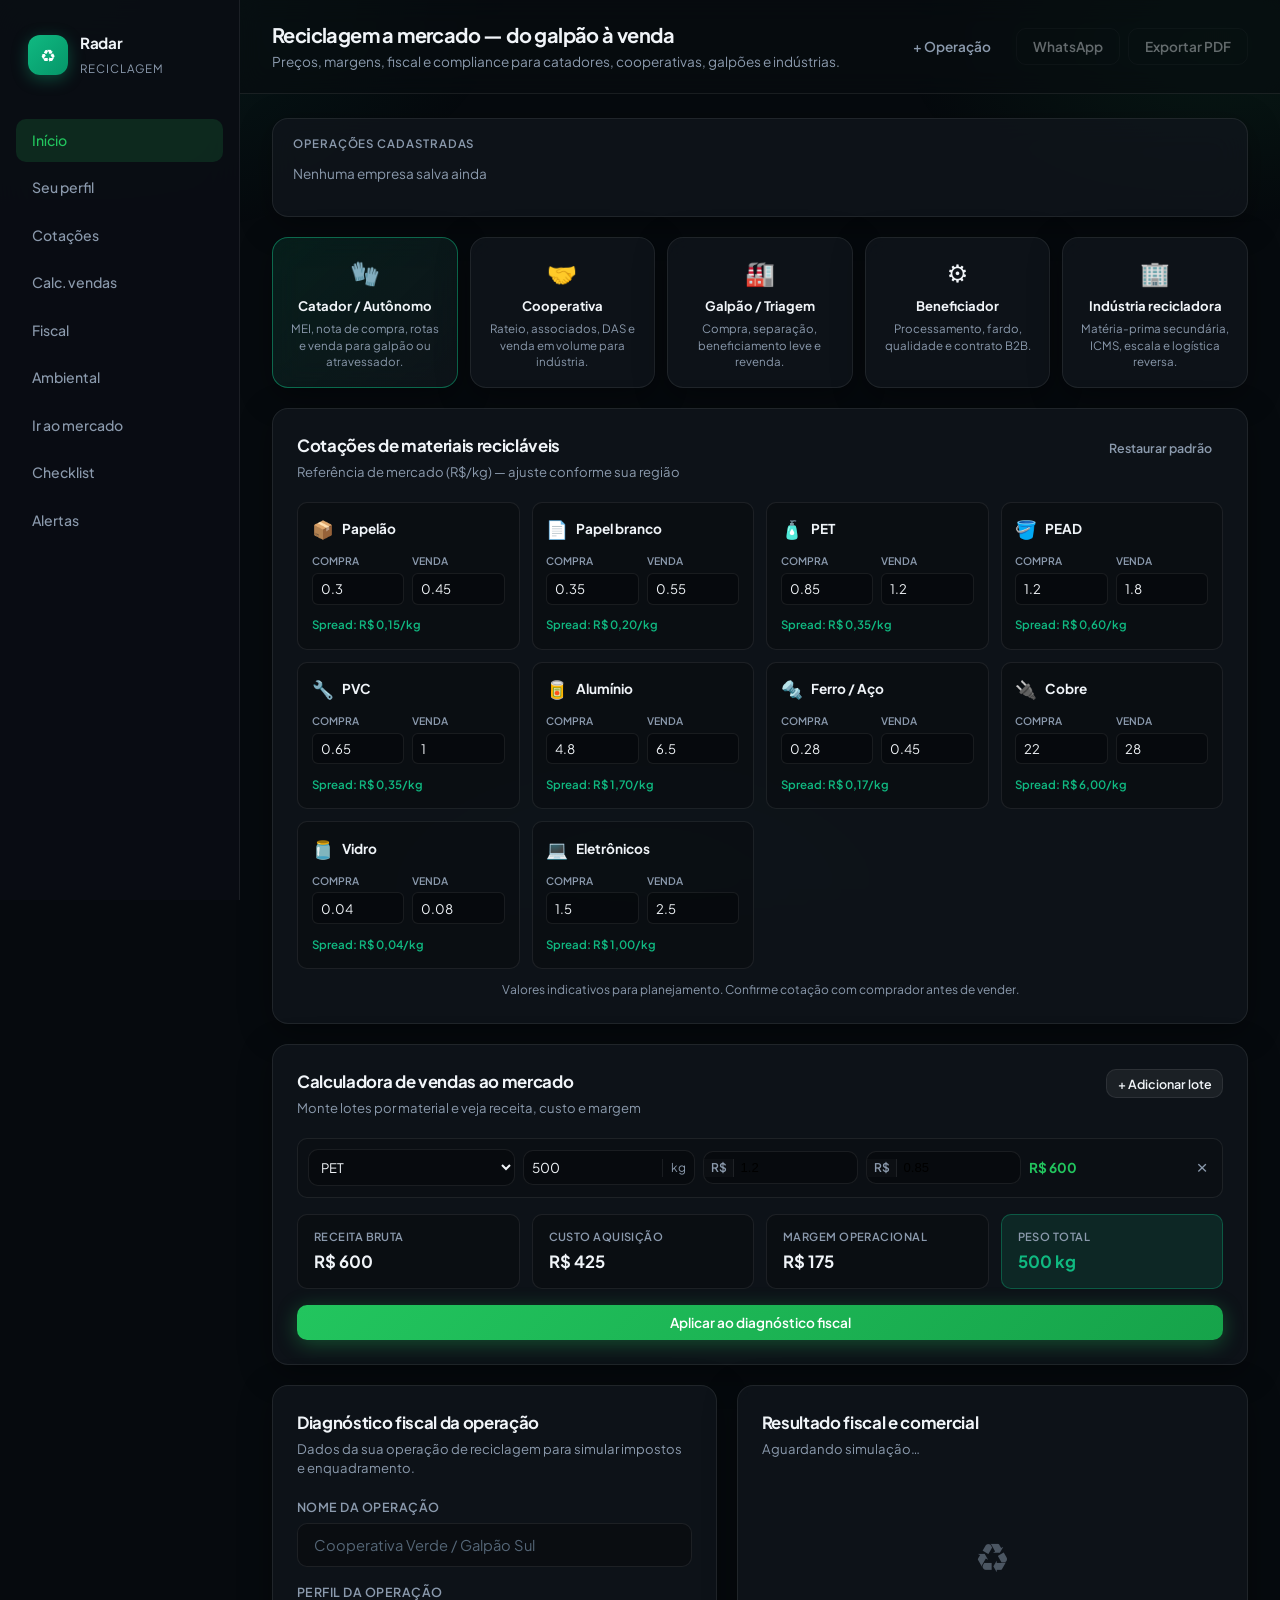
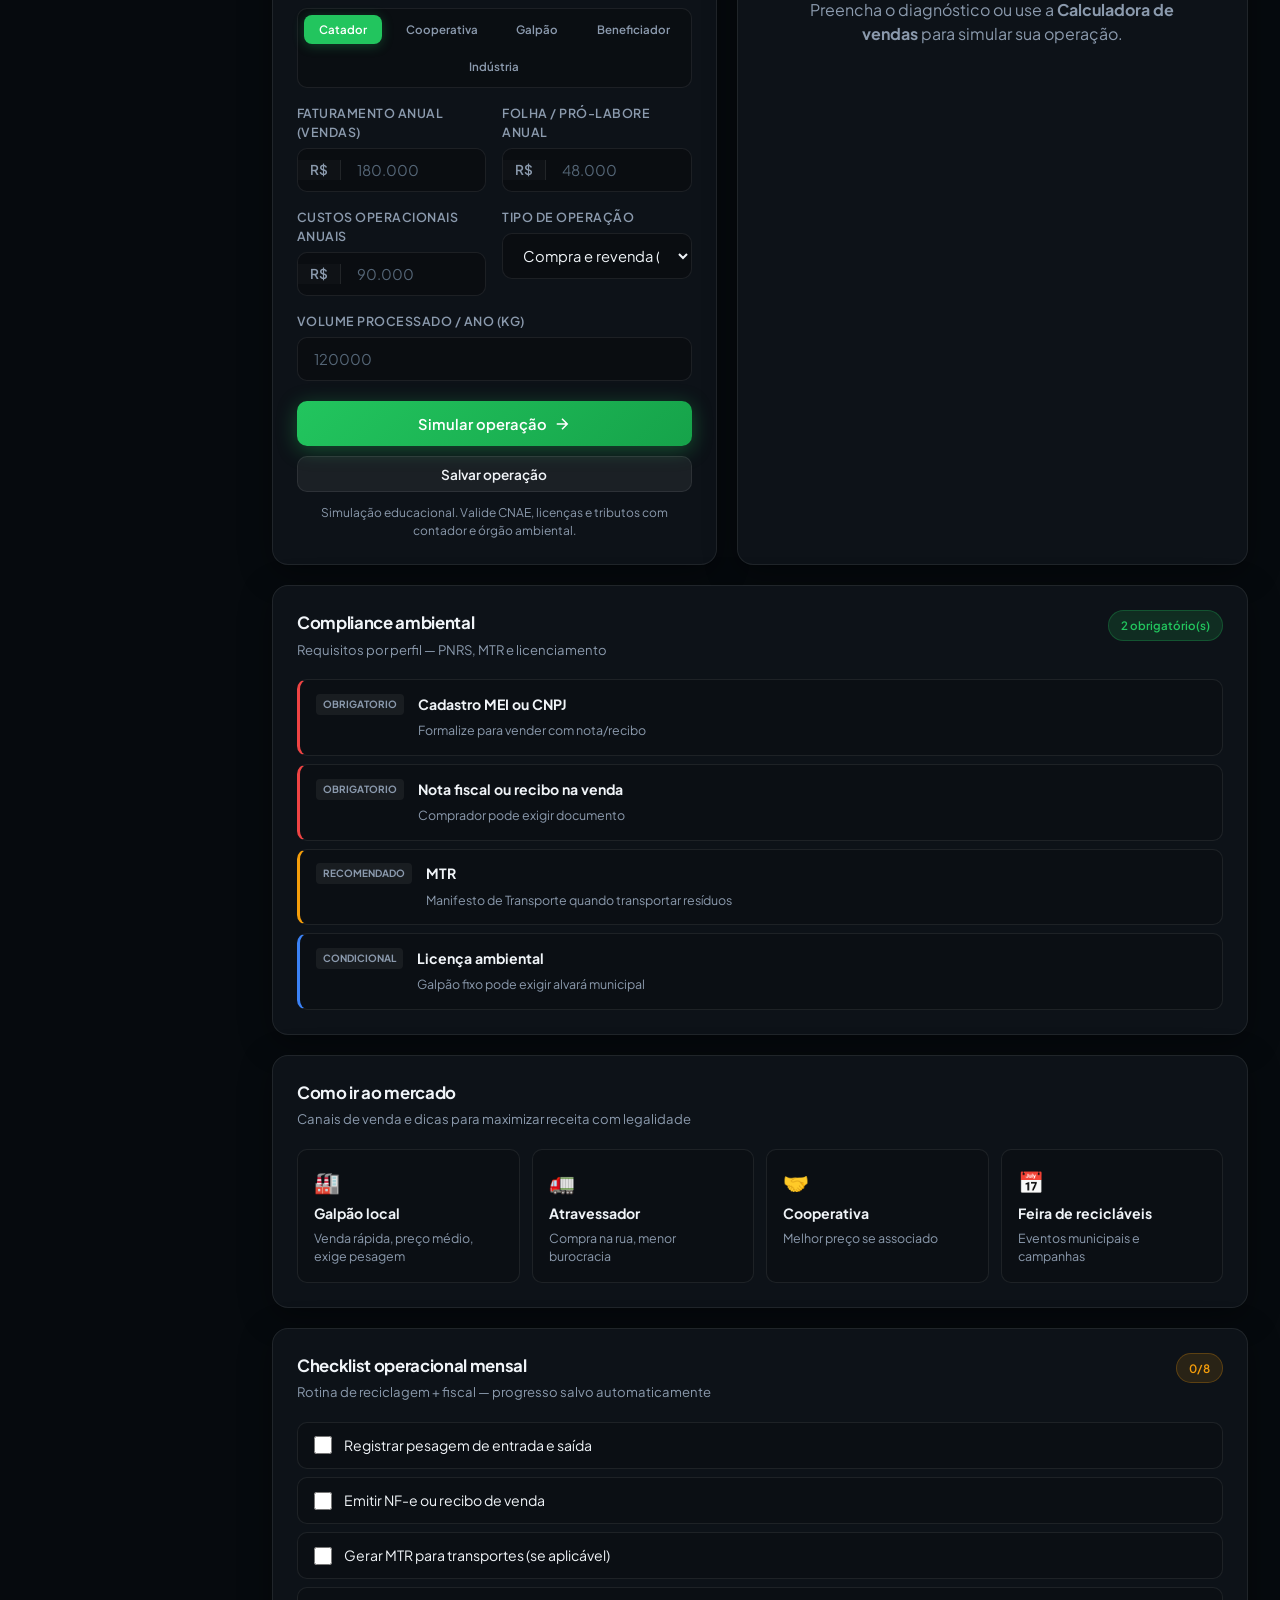
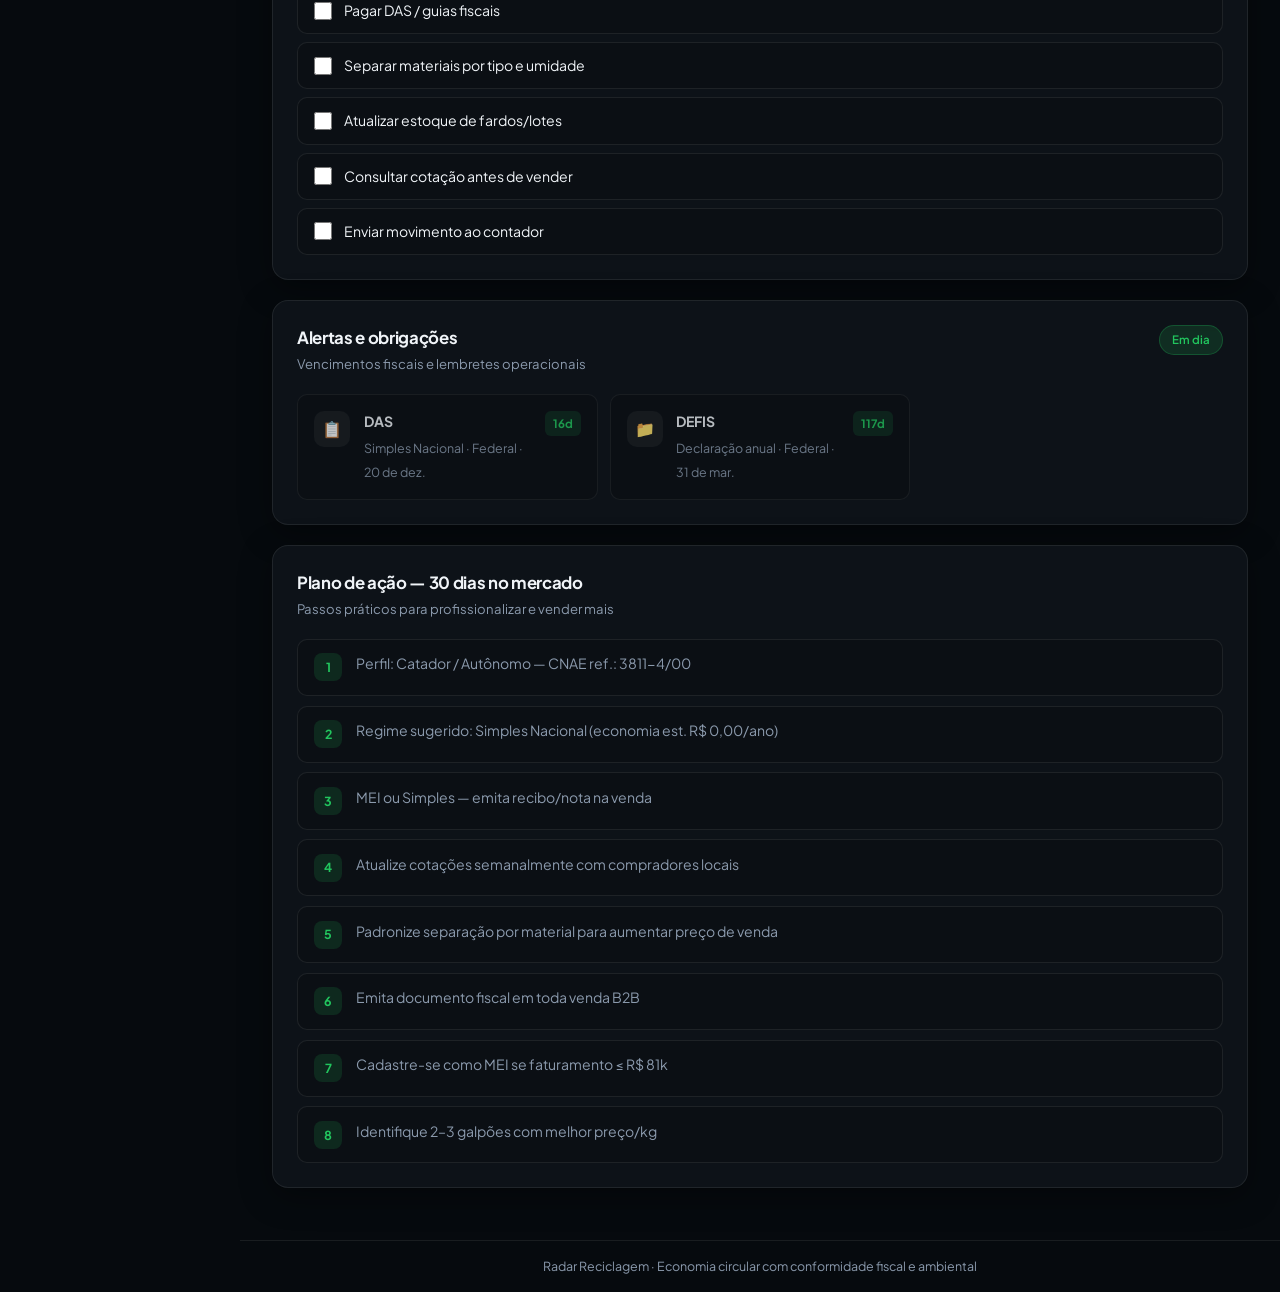
<file: index.html>
<!DOCTYPE html>
<html lang="pt-BR">
<head>
  <meta charset="UTF-8" />
  <meta name="viewport" content="width=device-width, initial-scale=1.0" />
  <meta name="description" content="Radar Reciclagem — ferramentas fiscais e comerciais para catadores, cooperativas, galpões e indústrias de reciclagem." />
  <title>Radar Reciclagem</title>
  <link rel="preconnect" href="https://fonts.googleapis.com" />
  <link rel="preconnect" href="https://fonts.gstatic.com" crossorigin />
  <link href="https://fonts.googleapis.com/css2?family=Plus+Jakarta+Sans:wght@400;500;600;700&display=swap" rel="stylesheet" />
  <link rel="stylesheet" href="assets/styles.css" />
</head>
<body>
  <div class="bg-mesh eco" aria-hidden="true"></div>

  <aside class="sidebar" id="sidebar">
    <div class="brand">
      <div class="brand-icon eco">♻</div>
      <div>
        <strong>Radar</strong>
        <span>Reciclagem</span>
      </div>
    </div>
    <nav class="sidebar-nav">
      <a href="#dashboard" class="nav-item active" data-section="dashboard">Início</a>
      <a href="#perfil" class="nav-item" data-section="perfil">Seu perfil</a>
      <a href="#materiais" class="nav-item" data-section="materiais">Cotações</a>
      <a href="#vendas" class="nav-item" data-section="vendas">Calc. vendas</a>
      <a href="#simular" class="nav-item" data-section="simular">Fiscal</a>
      <a href="#compliance" class="nav-item" data-section="compliance">Ambiental</a>
      <a href="#mercado" class="nav-item" data-section="mercado">Ir ao mercado</a>
      <a href="#checklist" class="nav-item" data-section="checklist">Checklist</a>
      <a href="#alertas" class="nav-item" data-section="alertas">Alertas</a>
    </nav>
  </aside>

  <div class="app">
    <header class="app-header">
      <button type="button" class="menu-btn" id="menuBtn" aria-label="Menu">☰</button>
      <div class="header-text">
        <h1>Reciclagem a mercado — do galpão à venda</h1>
        <p>Preços, margens, fiscal e compliance para catadores, cooperativas, galpões e indústrias.</p>
      </div>
      <div class="header-actions">
        <button type="button" id="btnNovaEmpresa" class="btn btn-ghost">+ Operação</button>
        <button type="button" id="btnWhatsApp" class="btn btn-outline" disabled title="Compartilhar resumo">WhatsApp</button>
        <button type="button" id="btnExportarPdf" class="btn btn-outline" disabled>Exportar PDF</button>
      </div>
    </header>

    <main class="app-main">
      <!-- Operações salvas -->
      <section class="glass companies-bar" id="dashboard">
        <div class="section-label">Operações cadastradas</div>
        <div id="listaEmpresas" class="company-list"></div>
      </section>

      <!-- Segmentos atendidos -->
      <section class="segment-grid" id="perfil">
        <article class="glass segment-card active" data-segment="catador">
          <span class="segment-icon">🧤</span>
          <h3>Catador / Autônomo</h3>
          <p>MEI, nota de compra, rotas e venda para galpão ou atravessador.</p>
        </article>
        <article class="glass segment-card" data-segment="cooperativa">
          <span class="segment-icon">🤝</span>
          <h3>Cooperativa</h3>
          <p>Rateio, associados, DAS e venda em volume para indústria.</p>
        </article>
        <article class="glass segment-card" data-segment="galpao">
          <span class="segment-icon">🏭</span>
          <h3>Galpão / Triagem</h3>
          <p>Compra, separação, beneficiamento leve e revenda.</p>
        </article>
        <article class="glass segment-card" data-segment="beneficiador">
          <span class="segment-icon">⚙</span>
          <h3>Beneficiador</h3>
          <p>Processamento, fardo, qualidade e contrato B2B.</p>
        </article>
        <article class="glass segment-card" data-segment="industria">
          <span class="segment-icon">🏢</span>
          <h3>Indústria recicladora</h3>
          <p>Matéria-prima secundária, ICMS, escala e logística reversa.</p>
        </article>
      </section>

      <!-- KPIs -->
      <section class="kpi-grid hidden" id="kpiGrid">
        <article class="kpi-card">
          <span class="kpi-label">Receita estimada</span>
          <strong class="kpi-value" id="kpiReceita">—</strong>
          <span class="kpi-hint">Vendas do mês simulado</span>
        </article>
        <article class="kpi-card accent">
          <span class="kpi-label">Margem líquida</span>
          <strong class="kpi-value" id="kpiMargem">—</strong>
          <span class="kpi-hint">Após custos e impostos</span>
        </article>
        <article class="kpi-card">
          <span class="kpi-label">Regime fiscal</span>
          <strong class="kpi-value" id="kpiRegime">—</strong>
          <span class="kpi-hint">Recomendação estimada</span>
        </article>
        <article class="kpi-card">
          <span class="kpi-label">Volume / mês</span>
          <strong class="kpi-value" id="kpiVolume">—</strong>
          <span class="kpi-hint">Kg totais na simulação</span>
        </article>
      </section>

      <!-- Cotações de materiais -->
      <section class="glass panel" id="materiais">
        <div class="panel-header row">
          <div>
            <h2>Cotações de materiais recicláveis</h2>
            <p>Referência de mercado (R$/kg) — ajuste conforme sua região</p>
          </div>
          <button type="button" id="btnResetPrecos" class="btn btn-ghost btn-sm">Restaurar padrão</button>
        </div>
        <div id="materiaisGrid" class="materials-grid"></div>
        <p class="disclaimer">Valores indicativos para planejamento. Confirme cotação com comprador antes de vender.</p>
      </section>

      <!-- Calculadora de vendas -->
      <section class="glass panel" id="vendas">
        <div class="panel-header row">
          <div>
            <h2>Calculadora de vendas ao mercado</h2>
            <p>Monte lotes por material e veja receita, custo e margem</p>
          </div>
          <button type="button" id="btnAddLote" class="btn btn-secondary btn-sm">+ Adicionar lote</button>
        </div>
        <div id="lotesContainer" class="lotes-container"></div>
        <div id="vendasResumo" class="vendas-resumo">
          <article><span>Receita bruta</span><strong id="vrReceita">R$ 0</strong></article>
          <article><span>Custo aquisição</span><strong id="vrCusto">R$ 0</strong></article>
          <article><span>Margem operacional</span><strong id="vrMargem">R$ 0</strong></article>
          <article class="accent"><span>Peso total</span><strong id="vrPeso">0 kg</strong></article>
        </div>
        <button type="button" id="btnAplicarVendas" class="btn btn-primary" style="margin-top:1rem;width:100%">Aplicar ao diagnóstico fiscal</button>
      </section>

      <div class="main-grid" id="simular">
        <section class="glass panel form-panel">
          <div class="panel-header">
            <h2>Diagnóstico fiscal da operação</h2>
            <p>Dados da sua operação de reciclagem para simular impostos e enquadramento.</p>
          </div>

          <form id="simulador">
            <div class="field">
              <label for="nomeEmpresa">Nome da operação</label>
              <input id="nomeEmpresa" type="text" placeholder="Cooperativa Verde / Galpão Sul" required />
            </div>

            <div class="field">
              <label>Perfil da operação</label>
              <div class="porte-pills" id="segmentPills">
                <button type="button" class="pill active" data-segment="catador">Catador</button>
                <button type="button" class="pill" data-segment="cooperativa">Cooperativa</button>
                <button type="button" class="pill" data-segment="galpao">Galpão</button>
                <button type="button" class="pill" data-segment="beneficiador">Beneficiador</button>
                <button type="button" class="pill" data-segment="industria">Indústria</button>
              </div>
              <select id="segmento" hidden>
                <option value="catador" selected>Catador</option>
                <option value="cooperativa">Cooperativa</option>
                <option value="galpao">Galpão</option>
                <option value="beneficiador">Beneficiador</option>
                <option value="industria">Indústria</option>
              </select>
            </div>

            <div class="field-row">
              <div class="field">
                <label for="faturamento">Faturamento anual (vendas)</label>
                <div class="input-prefix"><span>R$</span><input id="faturamento" type="number" min="0" step="1000" placeholder="180.000" required /></div>
              </div>
              <div class="field">
                <label for="folha">Folha / pró-labore anual</label>
                <div class="input-prefix"><span>R$</span><input id="folha" type="number" min="0" step="1000" placeholder="48.000" required /></div>
              </div>
            </div>

            <div class="field-row">
              <div class="field">
                <label for="custos">Custos operacionais anuais</label>
                <div class="input-prefix"><span>R$</span><input id="custos" type="number" min="0" step="1000" placeholder="90.000" required /></div>
              </div>
              <div class="field">
                <label for="tipoOperacao">Tipo de operação</label>
                <select id="tipoOperacao" class="select-modern">
                  <option value="comercio">Compra e revenda (sucata)</option>
                  <option value="beneficiamento">Beneficiamento / triagem</option>
                  <option value="industria">Industrialização</option>
                </select>
              </div>
            </div>

            <div class="field">
              <label for="volumeAnual">Volume processado / ano (kg)</label>
              <input id="volumeAnual" type="number" min="0" step="100" placeholder="120000" />
            </div>

            <div class="form-actions">
              <button type="submit" class="btn btn-primary btn-lg">
                <span>Simular operação</span>
                <svg width="18" height="18" viewBox="0 0 24 24" fill="none" stroke="currentColor" stroke-width="2"><path d="M5 12h14M12 5l7 7-7 7"/></svg>
              </button>
              <button type="button" id="btnSalvarEmpresa" class="btn btn-secondary">Salvar operação</button>
            </div>
            <p class="disclaimer">Simulação educacional. Valide CNAE, licenças e tributos com contador e órgão ambiental.</p>
          </form>
        </section>

        <section class="glass panel result-panel">
          <div class="panel-header">
            <h2>Resultado fiscal e comercial</h2>
            <p id="resultSubtitle">Aguardando simulação…</p>
          </div>

          <div id="resumo" class="result-empty">
            <div class="empty-icon">♻</div>
            <p>Preencha o diagnóstico ou use a <strong>Calculadora de vendas</strong> para simular sua operação.</p>
          </div>

          <div id="limitesInline" class="limits-grid hidden"></div>
          <div id="chartArea" class="chart-area hidden"></div>

          <div class="table-modern hidden" id="tableWrap">
            <table>
              <thead>
                <tr><th>Regime</th><th>Imposto/ano</th><th>Alíquota</th></tr>
              </thead>
              <tbody id="tabelaRegimes"></tbody>
            </table>
          </div>
        </section>
      </div>

      <!-- Compliance ambiental -->
      <section class="glass panel" id="compliance">
        <div class="panel-header row">
          <div>
            <h2>Compliance ambiental</h2>
            <p>Requisitos por perfil — PNRS, MTR e licenciamento</p>
          </div>
          <span id="complianceStatus" class="status-pill warn">Selecione perfil</span>
        </div>
        <div id="complianceList" class="compliance-list"></div>
      </section>

      <!-- Ir ao mercado -->
      <section class="glass panel" id="mercado">
        <div class="panel-header">
          <h2>Como ir ao mercado</h2>
          <p>Canais de venda e dicas para maximizar receita com legalidade</p>
        </div>
        <div id="mercadoContent" class="mercado-grid"></div>
      </section>

      <!-- Checklist -->
      <section class="glass panel" id="checklist">
        <div class="panel-header row">
          <div>
            <h2>Checklist operacional mensal</h2>
            <p>Rotina de reciclagem + fiscal — progresso salvo automaticamente</p>
          </div>
          <span id="checklistProgress" class="status-pill ok">0/0</span>
        </div>
        <ul id="checklistItems" class="checklist"></ul>
      </section>

      <!-- Alertas -->
      <section class="glass panel" id="alertas">
        <div class="panel-header row">
          <div>
            <h2>Alertas e obrigações</h2>
            <p>Vencimentos fiscais e lembretes operacionais</p>
          </div>
          <span id="alertasResumo" class="status-pill warn">0 pendentes</span>
        </div>
        <div id="listaAlertas" class="alerts-grid"></div>
      </section>

      <!-- Plano -->
      <section class="glass panel" id="plano">
        <div class="panel-header">
          <h2>Plano de ação — 30 dias no mercado</h2>
          <p>Passos práticos para profissionalizar e vender mais</p>
        </div>
        <ol id="planoAcao" class="action-list"></ol>
      </section>
    </main>

    <footer class="app-footer">
      <p>Radar Reciclagem · Economia circular com conformidade fiscal e ambiental</p>
    </footer>
  </div>

  <div id="toast" class="toast hidden"></div>

  <script src="assets/app.js"></script>
</body>
</html>
</file>
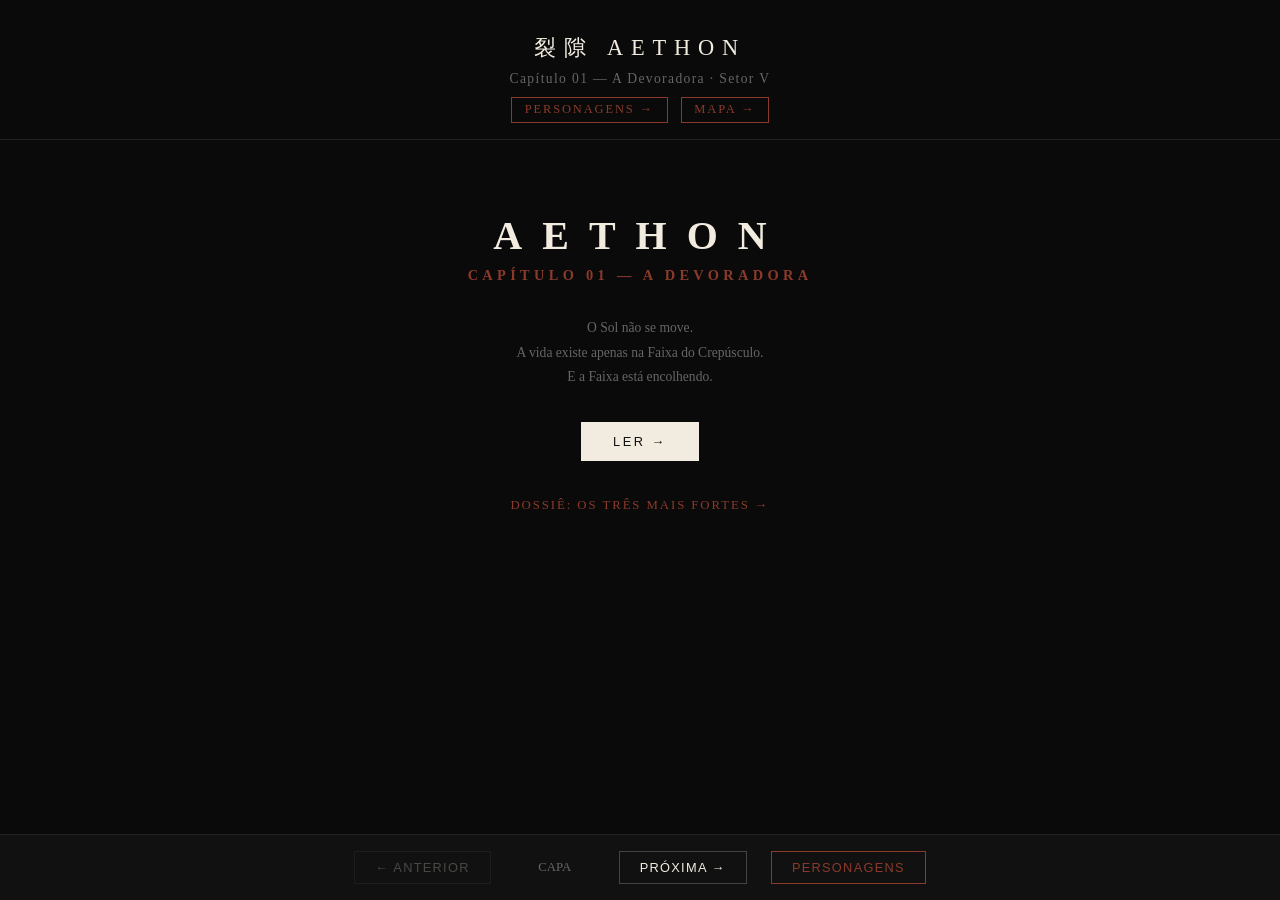
<file: aethon/index.html>
<!DOCTYPE html>
<html lang="pt-BR">
<head>
  <meta charset="UTF-8" />
  <meta name="viewport" content="width=device-width, initial-scale=1.0" />
  <title>AETHON — Cap. 01: A Devoradora</title>
  <style>
    :root {
      --bg: #0a0a0a;
      --paper: #f2ece0;
      --ink: #111;
      --accent: #8b3a2a;
    }
    * { box-sizing: border-box; margin: 0; padding: 0; }
    body {
      background: var(--bg);
      color: #ddd;
      font-family: "Georgia", "Times New Roman", serif;
      min-height: 100vh;
    }
    header {
      text-align: center;
      padding: 2rem 1rem 1rem;
      border-bottom: 1px solid #222;
    }
    header h1 {
      font-size: 1.4rem;
      letter-spacing: 0.35em;
      font-weight: 400;
      color: var(--paper);
    }
    header p {
      margin-top: 0.5rem;
      font-size: 0.85rem;
      color: #666;
      letter-spacing: 0.1em;
    }
    .reader {
      max-width: 720px;
      margin: 0 auto;
      padding: 1.5rem 1rem 6rem;
    }
    .page-wrap {
      display: none;
      animation: fade 0.35s ease;
    }
    .page-wrap.active { display: block; }
    @keyframes fade {
      from { opacity: 0; transform: translateY(6px); }
      to   { opacity: 1; transform: translateY(0); }
    }
    .page-num {
      text-align: center;
      font-size: 0.75rem;
      color: #555;
      margin-bottom: 0.75rem;
      letter-spacing: 0.2em;
    }
    .page-img {
      width: 100%;
      display: block;
      border: 1px solid #222;
      background: #111;
    }
    .balloons {
      margin-top: 1.25rem;
      display: flex;
      flex-direction: column;
      gap: 0.75rem;
    }
    .balloon {
      background: var(--paper);
      color: var(--ink);
      padding: 0.65rem 1rem;
      border-radius: 12px;
      font-size: 0.95rem;
      line-height: 1.45;
      max-width: 90%;
      position: relative;
    }
    .balloon.left  { align-self: flex-start; border-bottom-left-radius: 2px; }
    .balloon.right { align-self: flex-end;   border-bottom-right-radius: 2px; }
    .balloon.thought {
      border-radius: 50px;
      font-style: italic;
      font-size: 0.88rem;
      color: #333;
    }
    .balloon .who {
      display: block;
      font-size: 0.65rem;
      letter-spacing: 0.15em;
      text-transform: uppercase;
      color: var(--accent);
      margin-bottom: 0.2rem;
    }
    .sfx {
      text-align: center;
      font-size: 1.1rem;
      letter-spacing: 0.25em;
      color: #888;
      margin: 0.5rem 0;
      font-weight: bold;
    }
    nav {
      position: fixed;
      bottom: 0; left: 0; right: 0;
      background: #111;
      border-top: 1px solid #222;
      display: flex;
      justify-content: center;
      align-items: center;
      gap: 1.5rem;
      padding: 1rem;
      z-index: 10;
    }
    nav button {
      background: transparent;
      border: 1px solid #444;
      color: var(--paper);
      padding: 0.5rem 1.25rem;
      cursor: pointer;
      font-size: 0.8rem;
      letter-spacing: 0.1em;
    }
    nav button:hover { border-color: var(--paper); }
    nav button:disabled { opacity: 0.25; cursor: default; }
    nav span { font-size: 0.8rem; color: #666; min-width: 5rem; text-align: center; }
    .cover {
      text-align: center;
      padding: 3rem 1rem;
    }
    .cover h2 {
      font-size: 2.5rem;
      letter-spacing: 0.5em;
      color: var(--paper);
      margin-bottom: 0.5rem;
    }
    .cover h3 {
      font-size: 0.9rem;
      color: var(--accent);
      letter-spacing: 0.3em;
      margin-bottom: 2rem;
    }
    .cover p {
      color: #666;
      font-size: 0.85rem;
      line-height: 1.8;
      max-width: 400px;
      margin: 0 auto 2rem;
    }
    .cover button {
      background: var(--paper);
      color: var(--ink);
      border: none;
      padding: 0.75rem 2rem;
      cursor: pointer;
      letter-spacing: 0.2em;
      font-size: 0.8rem;
    }
  </style>
</head>
<body>

<header>
  <h1>裂隙 AETHON</h1>
  <p>Capítulo 01 — A Devoradora · Setor V</p>
  <p style="margin-top:0.6rem">
    <a href="personagens.html" style="color:var(--accent);text-decoration:none;letter-spacing:0.15em;font-size:0.78rem;border:1px solid var(--accent);padding:0.3rem 0.8rem;display:inline-block;margin-right:0.5rem">PERSONAGENS →</a>
    <a href="../mapa/index.html" style="color:var(--accent);text-decoration:none;letter-spacing:0.15em;font-size:0.78rem;border:1px solid var(--accent);padding:0.3rem 0.8rem;display:inline-block">MAPA →</a>
  </p>
</header>

<div class="reader">

  <!-- CAPA -->
  <div class="page-wrap active" id="page-0">
    <div class="cover">
      <h2>AETHON</h2>
      <h3>CAPÍTULO 01 — A DEVORADORA</h3>
      <p>
        O Sol não se move.<br>
        A vida existe apenas na Faixa do Crepúsculo.<br>
        E a Faixa está encolhendo.
      </p>
      <button onclick="go(1)">LER →</button>
      <p style="margin-top:2rem"><a href="personagens.html" style="color:var(--accent);text-decoration:none;letter-spacing:0.15em;font-size:0.8rem">DOSSIÊ: OS TRÊS MAIS FORTES →</a></p>
    </div>
  </div>

  <!-- PÁGINA 1 -->
  <div class="page-wrap" id="page-1">
    <div class="page-num">— 01 —</div>
    <img class="page-img" src="paginas/pagina-01.png" alt="Página 1" />
    <div class="balloons">
      <p class="sfx">shiiiiin…</p>
      <div class="balloon thought left">
        <span class="who">vesna · pensamento</span>
        Mais três léguas. Depois descanso.
      </div>
    </div>
  </div>

  <!-- PÁGINA 2 -->
  <div class="page-wrap" id="page-2">
    <div class="page-num">— 02 —</div>
    <img class="page-img" src="paginas/pagina-02.png" alt="Página 2" />
    <div class="balloons">
      <div class="balloon thought left">
        <span class="who">vesna</span>
        Resíduo de criança. Loop de sete passos. Repetindo há… quantos ciclos?
      </div>
      <p class="sfx">キィィン — KIIIN</p>
    </div>
  </div>

  <!-- PÁGINA 3 -->
  <div class="page-wrap" id="page-3">
    <div class="page-num">— 03 —</div>
    <img class="page-img" src="paginas/pagina-03.png" alt="Página 3" />
    <div class="balloons">
      <p class="sfx">VUWASHIIIN</p>
      <div class="balloon right">
        <span class="who">vesna</span>
        Você não está aqui. Só a memória de estar.
      </div>
      <p class="sfx">ザッ — ZATSU</p>
    </div>
  </div>

  <!-- PÁGINA 4 -->
  <div class="page-wrap" id="page-4">
    <div class="page-num">— 04 —</div>
    <img class="page-img" src="paginas/pagina-04.png" alt="Página 4" />
    <div class="balloons">
      <div class="balloon left">
        <span class="who">soldado · concórdia</span>
        Devoradora. Ordem de captura viva.
      </div>
      <div class="balloon right">
        <span class="who">vesna</span>
        Então venham me pegar antes que o setor desapareça.
      </div>
    </div>
  </div>

  <!-- PÁGINA 5 -->
  <div class="page-wrap" id="page-5">
    <div class="page-num">— 05 —</div>
    <img class="page-img" src="paginas/pagina-05.png" alt="Página 5" />
    <div class="balloons">
      <div class="balloon thought left">
        <span class="who">vesna</span>
        O Sol… se moveu.
      </div>
      <p class="sfx">…shiiin</p>
      <div class="balloon right" style="border: 1px solid var(--accent);">
        <span class="who">continua no cap. 02</span>
        Ela viu o futuro. O futuro a viu de volta.
      </div>
    </div>
  </div>

</div>

<nav>
  <button id="btn-prev" onclick="prev()" disabled>← ANTERIOR</button>
  <span id="page-indicator">CAPA</span>
  <button id="btn-next" onclick="next()">PRÓXIMA →</button>
  <button onclick="window.location.href='personagens.html'" style="border-color:var(--accent);color:var(--accent)">PERSONAGENS</button>
</nav>

<script>
  let current = 0;
  const total = 5;
  const labels = ['CAPA', '01 / 05', '02 / 05', '03 / 05', '04 / 05', '05 / 05'];

  function go(n) {
    document.getElementById('page-' + current).classList.remove('active');
    current = n;
    document.getElementById('page-' + current).classList.add('active');
    document.getElementById('page-indicator').textContent = labels[current];
    document.getElementById('btn-prev').disabled = current === 0;
    document.getElementById('btn-next').disabled = current === total;
    window.scrollTo({ top: 0, behavior: 'smooth' });
  }
  function next() { if (current < total) go(current + 1); }
  function prev() { if (current > 0) go(current - 1); }
  document.addEventListener('keydown', e => {
    if (e.key === 'ArrowRight' || e.key === ' ') { e.preventDefault(); next(); }
    if (e.key === 'ArrowLeft') prev();
  });
</script>
</body>
</html>
</file>
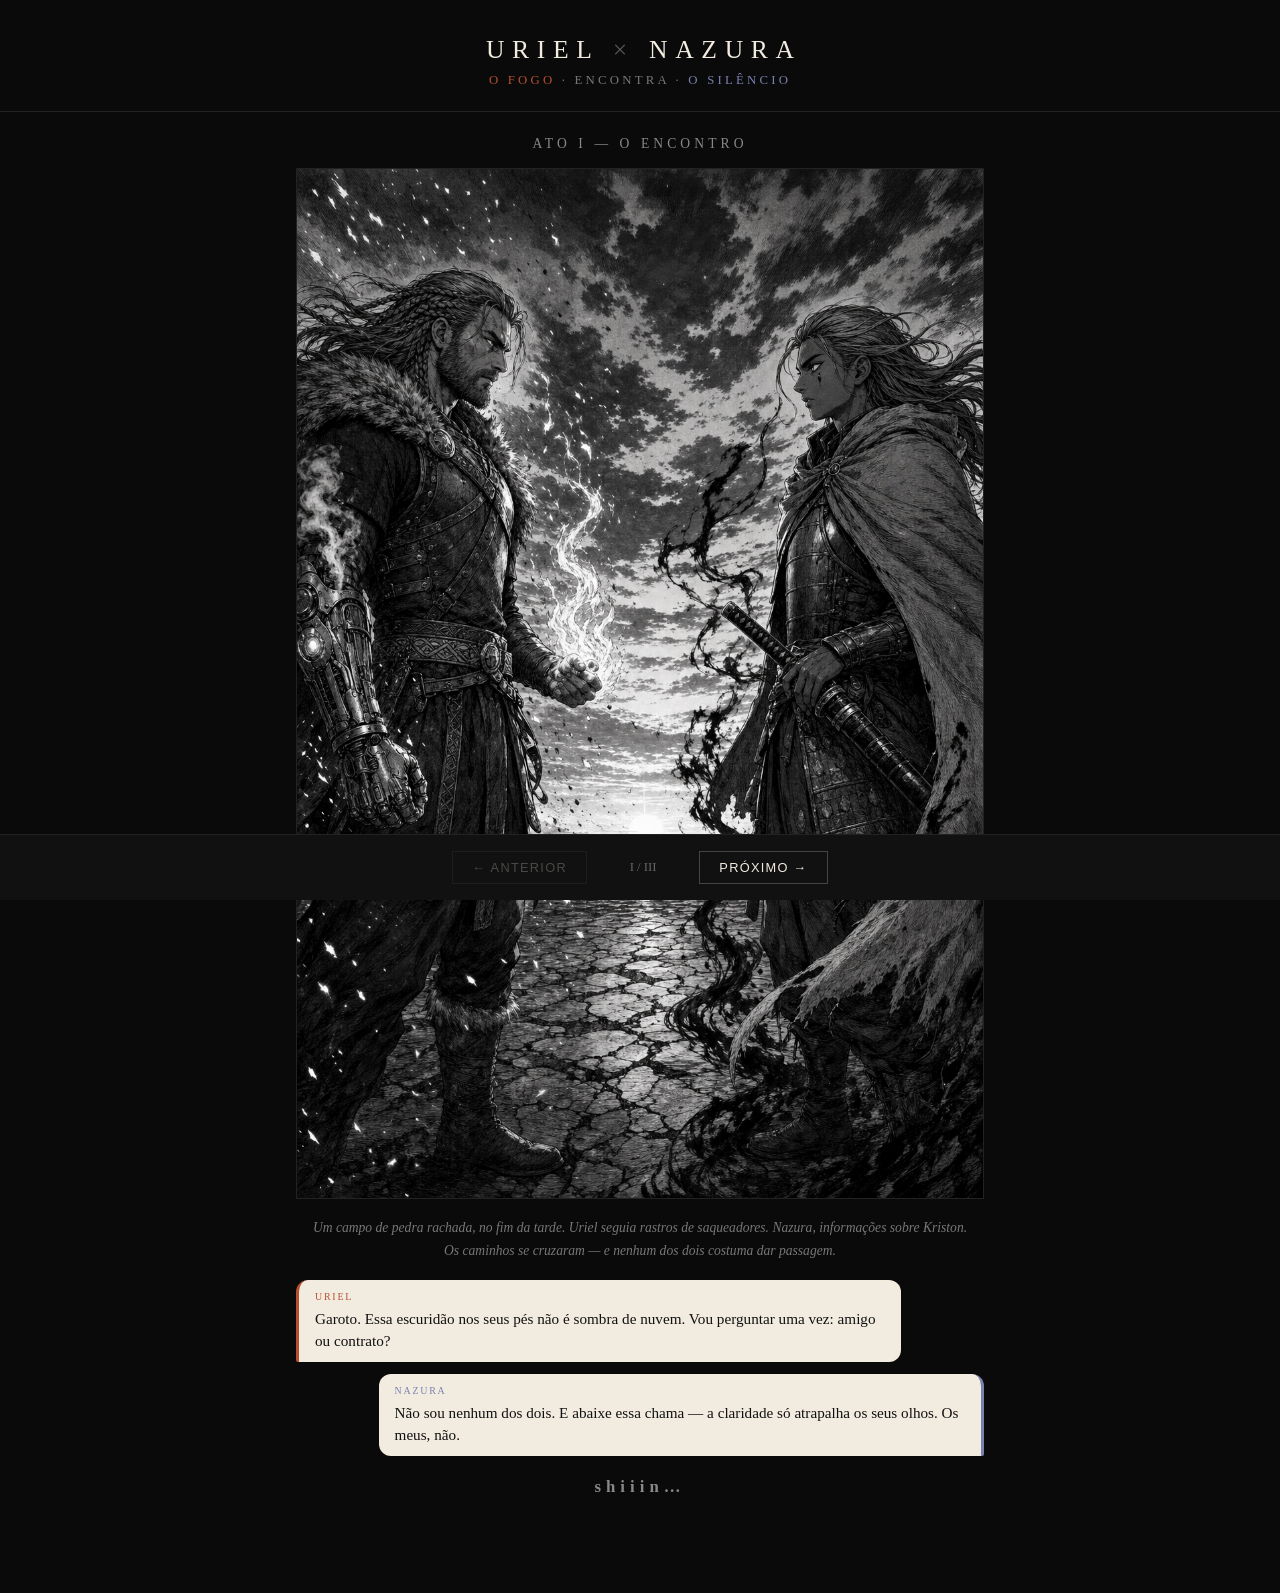
<file: cena-uriel-nazura/index.html>
<!DOCTYPE html>
<html lang="pt-BR">
<head>
  <meta charset="UTF-8" />
  <meta name="viewport" content="width=device-width, initial-scale=1.0" />
  <title>URIEL × NAZURA — O Fogo e o Silêncio</title>
  <style>
    :root {
      --bg: #0a0a0a;
      --paper: #f2ece0;
      --ink: #111;
      --fire: #b5502e;
      --shadow: #7a7fb0;
    }
    * { box-sizing: border-box; margin: 0; padding: 0; }
    body {
      background: var(--bg);
      color: #ddd;
      font-family: "Georgia", "Times New Roman", serif;
      min-height: 100vh;
    }
    header {
      text-align: center;
      padding: 2.2rem 1rem 1.4rem;
      border-bottom: 1px solid #222;
    }
    header h1 {
      font-size: 1.6rem;
      letter-spacing: 0.3em;
      font-weight: 400;
      color: var(--paper);
      margin-left: 0.3em;
    }
    header h1 .x { color: #555; }
    header .subtitle {
      margin-top: 0.5rem;
      font-size: 0.8rem;
      color: #777;
      letter-spacing: 0.25em;
      text-transform: uppercase;
    }
    header .subtitle .f { color: var(--fire); }
    header .subtitle .s { color: var(--shadow); }
    .reader {
      max-width: 720px;
      margin: 0 auto;
      padding: 1.5rem 1rem 6rem;
    }
    .ato { display: none; animation: fade 0.35s ease; }
    .ato.active { display: block; }
    @keyframes fade {
      from { opacity: 0; transform: translateY(6px); }
      to   { opacity: 1; transform: translateY(0); }
    }
    .ato-titulo {
      text-align: center;
      margin-bottom: 1rem;
    }
    .ato-titulo h2 {
      font-size: 0.85rem;
      letter-spacing: 0.3em;
      color: #888;
      font-weight: 400;
      text-transform: uppercase;
    }
    .arte {
      width: 100%;
      display: block;
      border: 1px solid #222;
      background: #111;
    }
    .narracao {
      margin: 1.1rem 0 0;
      font-size: 0.85rem;
      font-style: italic;
      color: #777;
      line-height: 1.7;
      text-align: center;
      padding: 0 1rem;
    }
    .balloons {
      margin-top: 1.1rem;
      display: flex;
      flex-direction: column;
      gap: 0.7rem;
    }
    .balloon {
      background: var(--paper);
      color: var(--ink);
      padding: 0.65rem 1rem;
      border-radius: 12px;
      font-size: 0.95rem;
      line-height: 1.45;
      max-width: 88%;
    }
    .balloon.uriel  { align-self: flex-start; border-bottom-left-radius: 2px; border-left: 3px solid var(--fire); }
    .balloon.nazura { align-self: flex-end;   border-bottom-right-radius: 2px; border-right: 3px solid var(--shadow); }
    .balloon .who {
      display: block;
      font-size: 0.62rem;
      letter-spacing: 0.18em;
      text-transform: uppercase;
      margin-bottom: 0.2rem;
    }
    .balloon.uriel .who  { color: var(--fire); }
    .balloon.nazura .who { color: var(--shadow); }
    .sfx {
      text-align: center;
      font-size: 1.05rem;
      letter-spacing: 0.3em;
      color: #888;
      margin: 0.6rem 0 0;
      font-weight: bold;
    }
    nav {
      position: fixed;
      bottom: 0; left: 0; right: 0;
      background: #111;
      border-top: 1px solid #222;
      display: flex;
      justify-content: center;
      align-items: center;
      gap: 1.25rem;
      padding: 1rem;
      z-index: 10;
    }
    nav button {
      background: transparent;
      border: 1px solid #444;
      color: var(--paper);
      padding: 0.5rem 1.2rem;
      cursor: pointer;
      font-size: 0.8rem;
      letter-spacing: 0.1em;
    }
    nav button:hover { border-color: var(--paper); }
    nav button:disabled { opacity: 0.25; cursor: default; }
    nav span { font-size: 0.8rem; color: #666; min-width: 4.5rem; text-align: center; }
  </style>
</head>
<body>

<header>
  <h1>URIEL <span class="x">×</span> NAZURA</h1>
  <p class="subtitle"><span class="f">o fogo</span> · encontra · <span class="s">o silêncio</span></p>
</header>

<div class="reader">

  <!-- ATO 1 -->
  <div class="ato active" id="ato-0">
    <div class="ato-titulo"><h2>Ato I — O Encontro</h2></div>
    <img class="arte" src="artes/cena-01-encontro.png" alt="Uriel e Nazura frente a frente no campo rachado" />
    <p class="narracao">
      Um campo de pedra rachada, no fim da tarde. Uriel seguia rastros de saqueadores.
      Nazura, informações sobre Kriston. Os caminhos se cruzaram — e nenhum dos dois
      costuma dar passagem.
    </p>
    <div class="balloons">
      <div class="balloon uriel">
        <span class="who">uriel</span>
        Garoto. Essa escuridão nos seus pés não é sombra de nuvem. Vou perguntar uma vez: amigo ou contrato?
      </div>
      <div class="balloon nazura">
        <span class="who">nazura</span>
        Não sou nenhum dos dois. E abaixe essa chama — a claridade só atrapalha os seus olhos. Os meus, não.
      </div>
      <p class="sfx">shiiin…</p>
    </div>
  </div>

  <!-- ATO 2 -->
  <div class="ato" id="ato-1">
    <div class="ato-titulo"><h2>Ato II — O Choque</h2></div>
    <img class="arte" src="artes/cena-02-choque.png" alt="Punho de fogo contra katana envolta em trevas" />
    <p class="narracao">
      Ninguém soube dizer quem se moveu primeiro. O Punho de Brasa encontrou a Ilamia
      envolta na Neo indomada — e o campo inteiro se dividiu entre luz e escuridão.
    </p>
    <div class="balloons">
      <p class="sfx">DOOON</p>
      <div class="balloon uriel">
        <span class="who">uriel</span>
        Essa espada guarda luto. Dá pra sentir no aço. Quem você perdeu?
      </div>
      <div class="balloon nazura">
        <span class="who">nazura</span>
        …Não fale da espada. O caminho da vingança não é traçado por covardes — é traçado por quem perdeu algo.
      </div>
      <div class="balloon uriel">
        <span class="who">uriel</span>
        Então perdemos os dois. Agora entendo por que sua sombra luta chorando.
      </div>
      <p class="sfx">ZUKU…</p>
    </div>
  </div>

  <!-- ATO 3 -->
  <div class="ato" id="ato-2">
    <div class="ato-titulo"><h2>Ato III — O Auge</h2></div>
    <img class="arte" src="artes/cena-03-auge.png" alt="A fênix de fogo contra a onda de trevas" />
    <p class="narracao">
      Uriel liberou tudo o que o braço guardava — a Fênix. E a Neo de Nazura respondeu sozinha,
      erguendo-se como uma maré de garras que ele ainda não sabe comandar. Por um instante,
      o céu teve dois donos.
    </p>
    <div class="balloons">
      <p class="sfx">FWOOOOSH</p>
      <div class="balloon nazura">
        <span class="who">nazura</span>
        Essa não sou… eu. Ela está se movendo sozinha—
      </div>
      <div class="balloon uriel">
        <span class="who">uriel</span>
        Eu sei. O meu fogo também escolhia por mim, no começo. RECUA. Isso não é mais uma luta — é um acidente.
      </div>
      <div class="balloon nazura">
        <span class="who">nazura</span>
        …A ausência da claridade fortalece meus sentidos. Mas hoje… hoje eu aceito a trégua.
      </div>
      <p class="sfx">…shiin</p>
      <div class="balloon uriel" style="border: 1px solid var(--fire); background: #1a1a1a; color: #ddd;">
        <span class="who">continua…?</span>
        Dois poderes que os donos não dominam por completo. Dois lutos. Um pacto improvável começa aqui.
      </div>
    </div>
  </div>

</div>

<nav>
  <button id="btn-prev" onclick="prev()" disabled>← ANTERIOR</button>
  <span id="indicator">I / III</span>
  <button id="btn-next" onclick="next()">PRÓXIMO →</button>
</nav>

<script>
  let current = 0;
  const total = 3;
  const labels = ['I / III', 'II / III', 'III / III'];
  function go(n) {
    document.getElementById('ato-' + current).classList.remove('active');
    current = n;
    document.getElementById('ato-' + current).classList.add('active');
    document.getElementById('indicator').textContent = labels[current];
    document.getElementById('btn-prev').disabled = current === 0;
    document.getElementById('btn-next').disabled = current === total - 1;
    window.scrollTo({ top: 0, behavior: 'smooth' });
  }
  function next() { if (current < total - 1) go(current + 1); }
  function prev() { if (current > 0) go(current - 1); }
  document.addEventListener('keydown', e => {
    if (e.key === 'ArrowRight' || e.key === ' ') { e.preventDefault(); next(); }
    if (e.key === 'ArrowLeft') prev();
  });
</script>
</body>
</html>
</file>
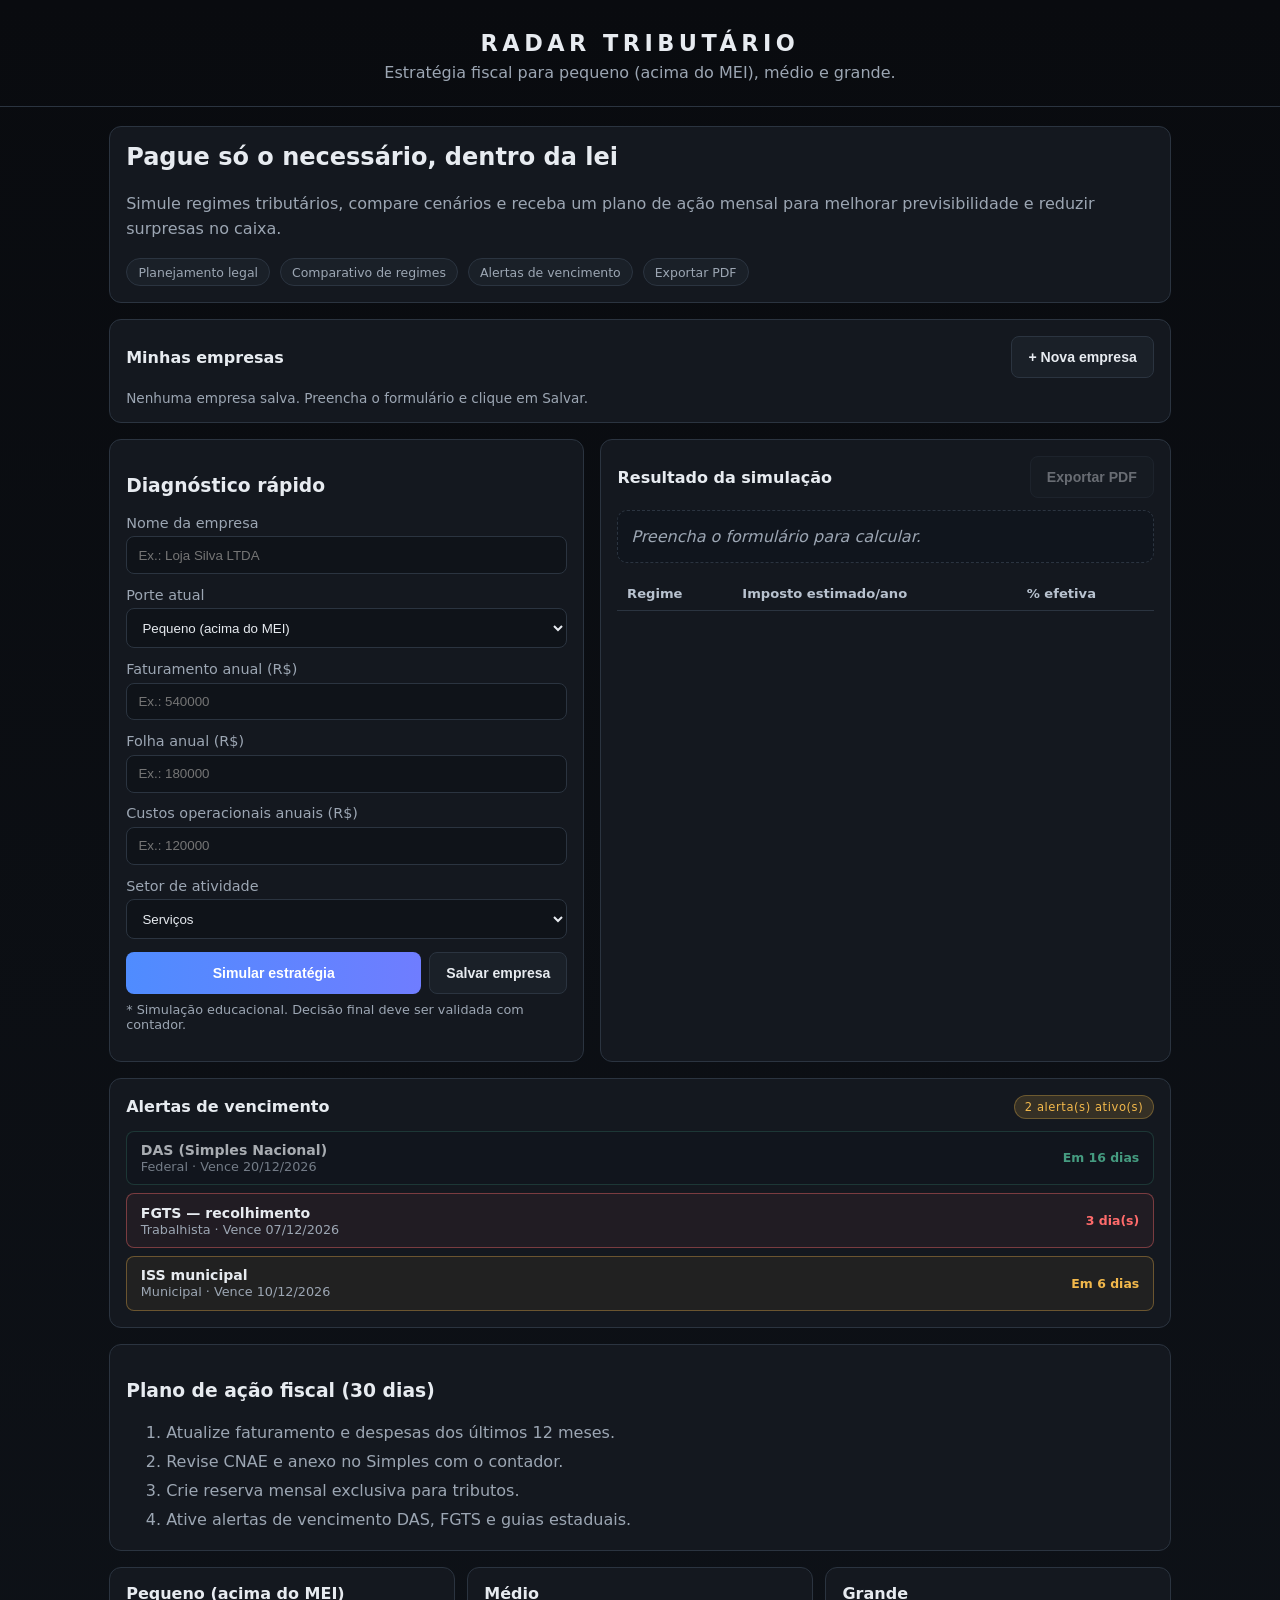
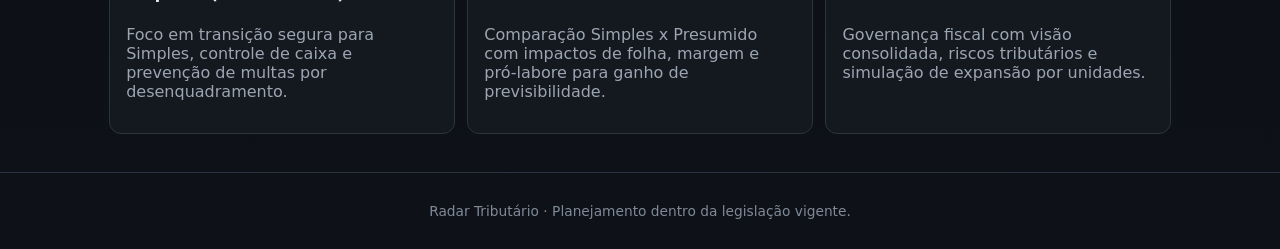
<file: contabil-export/index.html>
<!DOCTYPE html>
<html lang="pt-BR">
<head>
  <meta charset="UTF-8" />
  <meta name="viewport" content="width=device-width, initial-scale=1.0" />
  <meta name="description" content="Radar Tributário — simulador fiscal por porte empresarial para planejamento tributário legal." />
  <title>Radar Tributário</title>
  <link rel="stylesheet" href="assets/styles.css" />
</head>
<body>
  <header class="topbar">
    <h1>RADAR TRIBUTÁRIO</h1>
    <p>Estratégia fiscal para pequeno (acima do MEI), médio e grande.</p>
  </header>

  <main class="container">
    <section class="hero card">
      <h2>Pague só o necessário, dentro da lei</h2>
      <p>
        Simule regimes tributários, compare cenários e receba um plano de ação mensal para melhorar previsibilidade e reduzir surpresas no caixa.
      </p>
      <div class="hero-tags">
        <span>Planejamento legal</span>
        <span>Comparativo de regimes</span>
        <span>Alertas de vencimento</span>
        <span>Exportar PDF</span>
      </div>
    </section>

    <section class="card companies-panel">
      <div class="panel-head">
        <h3>Minhas empresas</h3>
        <button type="button" id="btnNovaEmpresa" class="btn-secondary">+ Nova empresa</button>
      </div>
      <div id="listaEmpresas" class="company-list"></div>
    </section>

    <section class="layout">
      <form id="simulador" class="card form-panel">
        <h3>Diagnóstico rápido</h3>

        <label>Nome da empresa
          <input id="nomeEmpresa" type="text" placeholder="Ex.: Loja Silva LTDA" required />
        </label>

        <label>Porte atual
          <select id="porte" required>
            <option value="pequeno">Pequeno (acima do MEI)</option>
            <option value="medio">Médio</option>
            <option value="grande">Grande</option>
          </select>
        </label>

        <label>Faturamento anual (R$)
          <input id="faturamento" type="number" min="0" step="1000" placeholder="Ex.: 540000" required />
        </label>

        <label>Folha anual (R$)
          <input id="folha" type="number" min="0" step="1000" placeholder="Ex.: 180000" required />
        </label>

        <label>Custos operacionais anuais (R$)
          <input id="custos" type="number" min="0" step="1000" placeholder="Ex.: 120000" required />
        </label>

        <label>Setor de atividade
          <select id="setor" required>
            <option value="servicos">Serviços</option>
            <option value="comercio">Comércio</option>
            <option value="industria">Indústria</option>
          </select>
        </label>

        <div class="btn-row">
          <button type="submit" class="btn-primary">Simular estratégia</button>
          <button type="button" id="btnSalvarEmpresa" class="btn-secondary">Salvar empresa</button>
        </div>
        <p class="notice">* Simulação educacional. Decisão final deve ser validada com contador.</p>
      </form>

      <section class="card result-panel">
        <div class="panel-head">
          <h3>Resultado da simulação</h3>
          <button type="button" id="btnExportarPdf" class="btn-secondary" disabled>Exportar PDF</button>
        </div>
        <div id="resumo" class="summary empty">Preencha o formulário para calcular.</div>

        <div class="table-wrap">
          <table>
            <thead>
              <tr>
                <th>Regime</th>
                <th>Imposto estimado/ano</th>
                <th>% efetiva</th>
              </tr>
            </thead>
            <tbody id="tabelaRegimes"></tbody>
          </table>
        </div>
      </section>
    </section>

    <section class="card alerts-panel">
      <div class="panel-head">
        <h3>Alertas de vencimento</h3>
        <span id="alertasResumo" class="badge">0 pendentes</span>
      </div>
      <div id="listaAlertas" class="alerts-list"></div>
    </section>

    <section class="card actions-panel">
      <h3>Plano de ação fiscal (30 dias)</h3>
      <ol id="planoAcao">
        <li>Atualize faturamento e despesas dos últimos 12 meses.</li>
        <li>Revise CNAE e anexo no Simples com o contador.</li>
        <li>Crie reserva mensal exclusiva para tributos.</li>
        <li>Ative alertas de vencimento DAS, FGTS e guias estaduais.</li>
      </ol>
    </section>

    <section class="tiers">
      <article class="card tier" id="tier-pequeno">
        <h4>Pequeno (acima do MEI)</h4>
        <p>Foco em transição segura para Simples, controle de caixa e prevenção de multas por desenquadramento.</p>
      </article>
      <article class="card tier" id="tier-medio">
        <h4>Médio</h4>
        <p>Comparação Simples x Presumido com impactos de folha, margem e pró-labore para ganho de previsibilidade.</p>
      </article>
      <article class="card tier" id="tier-grande">
        <h4>Grande</h4>
        <p>Governança fiscal com visão consolidada, riscos tributários e simulação de expansão por unidades.</p>
      </article>
    </section>
  </main>

  <footer>
    <p>Radar Tributário · Planejamento dentro da legislação vigente.</p>
  </footer>

  <script src="assets/app.js"></script>
</body>
</html>
</file>
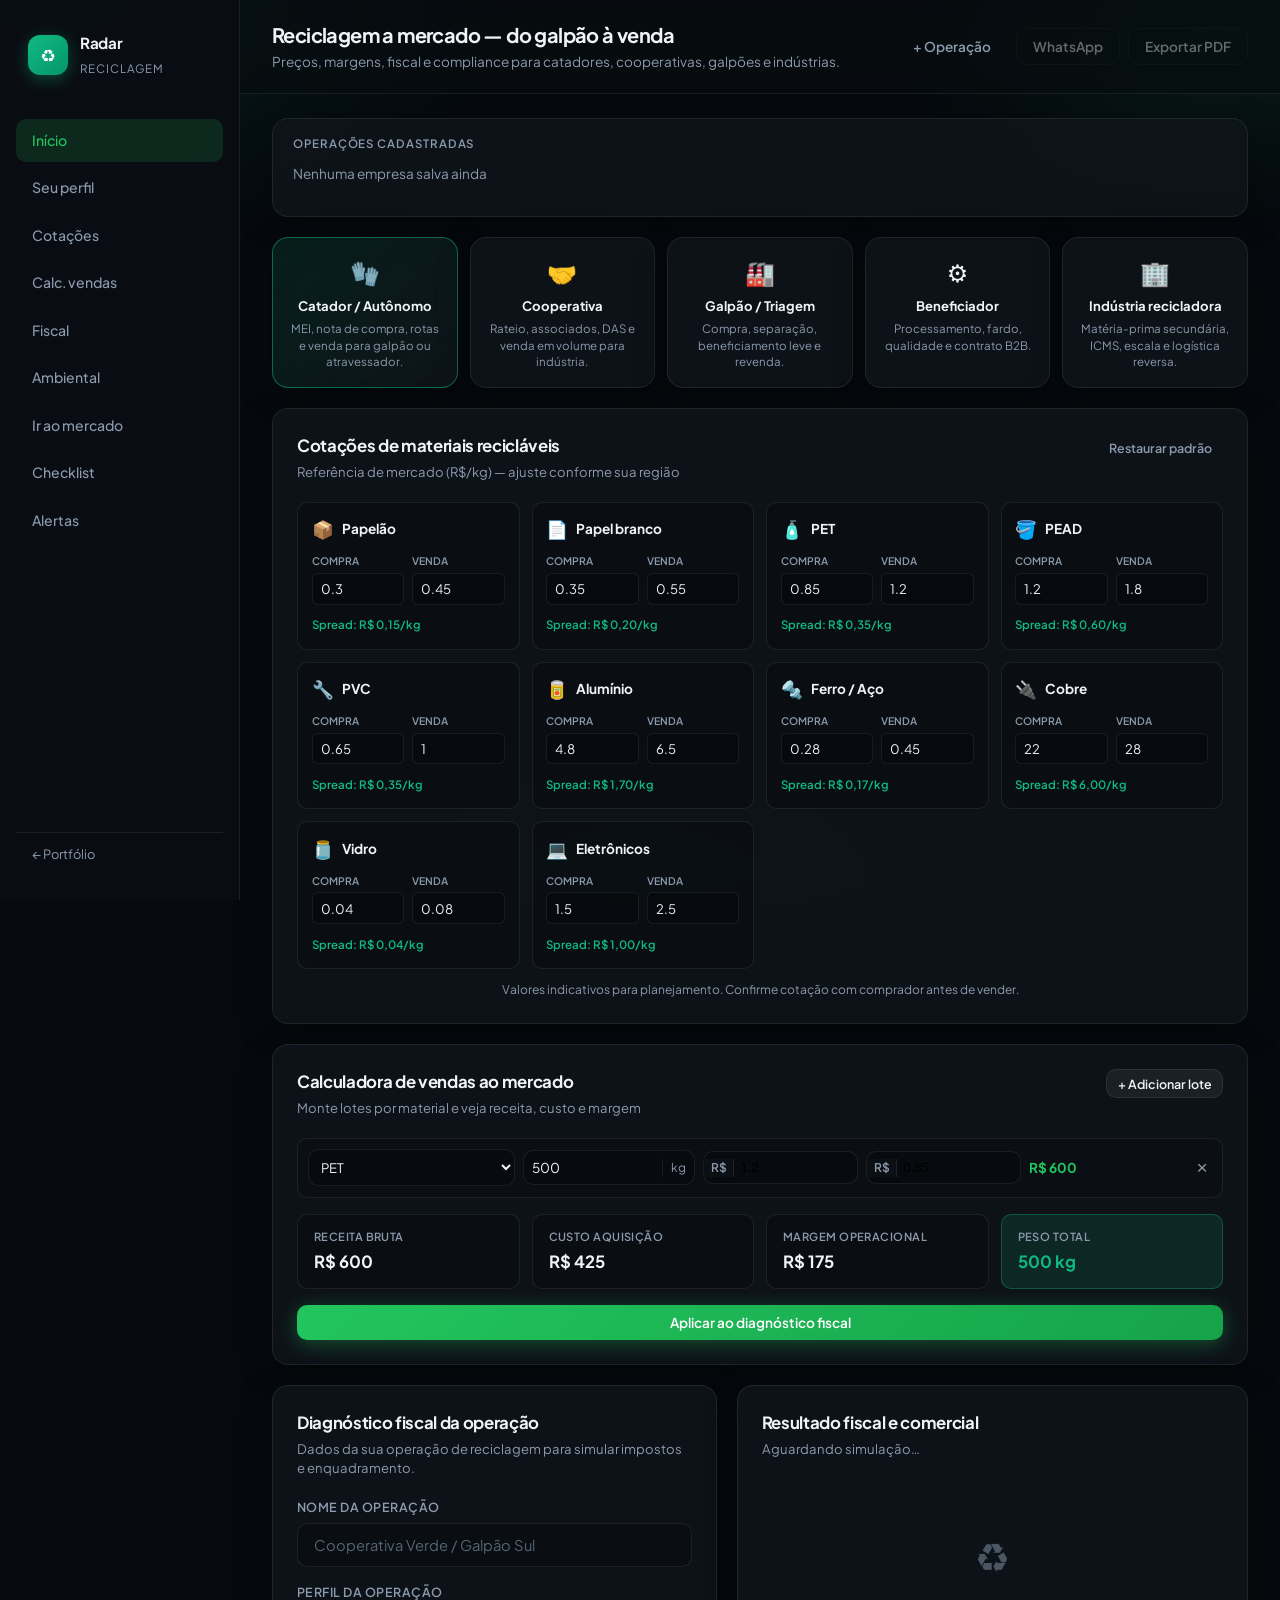
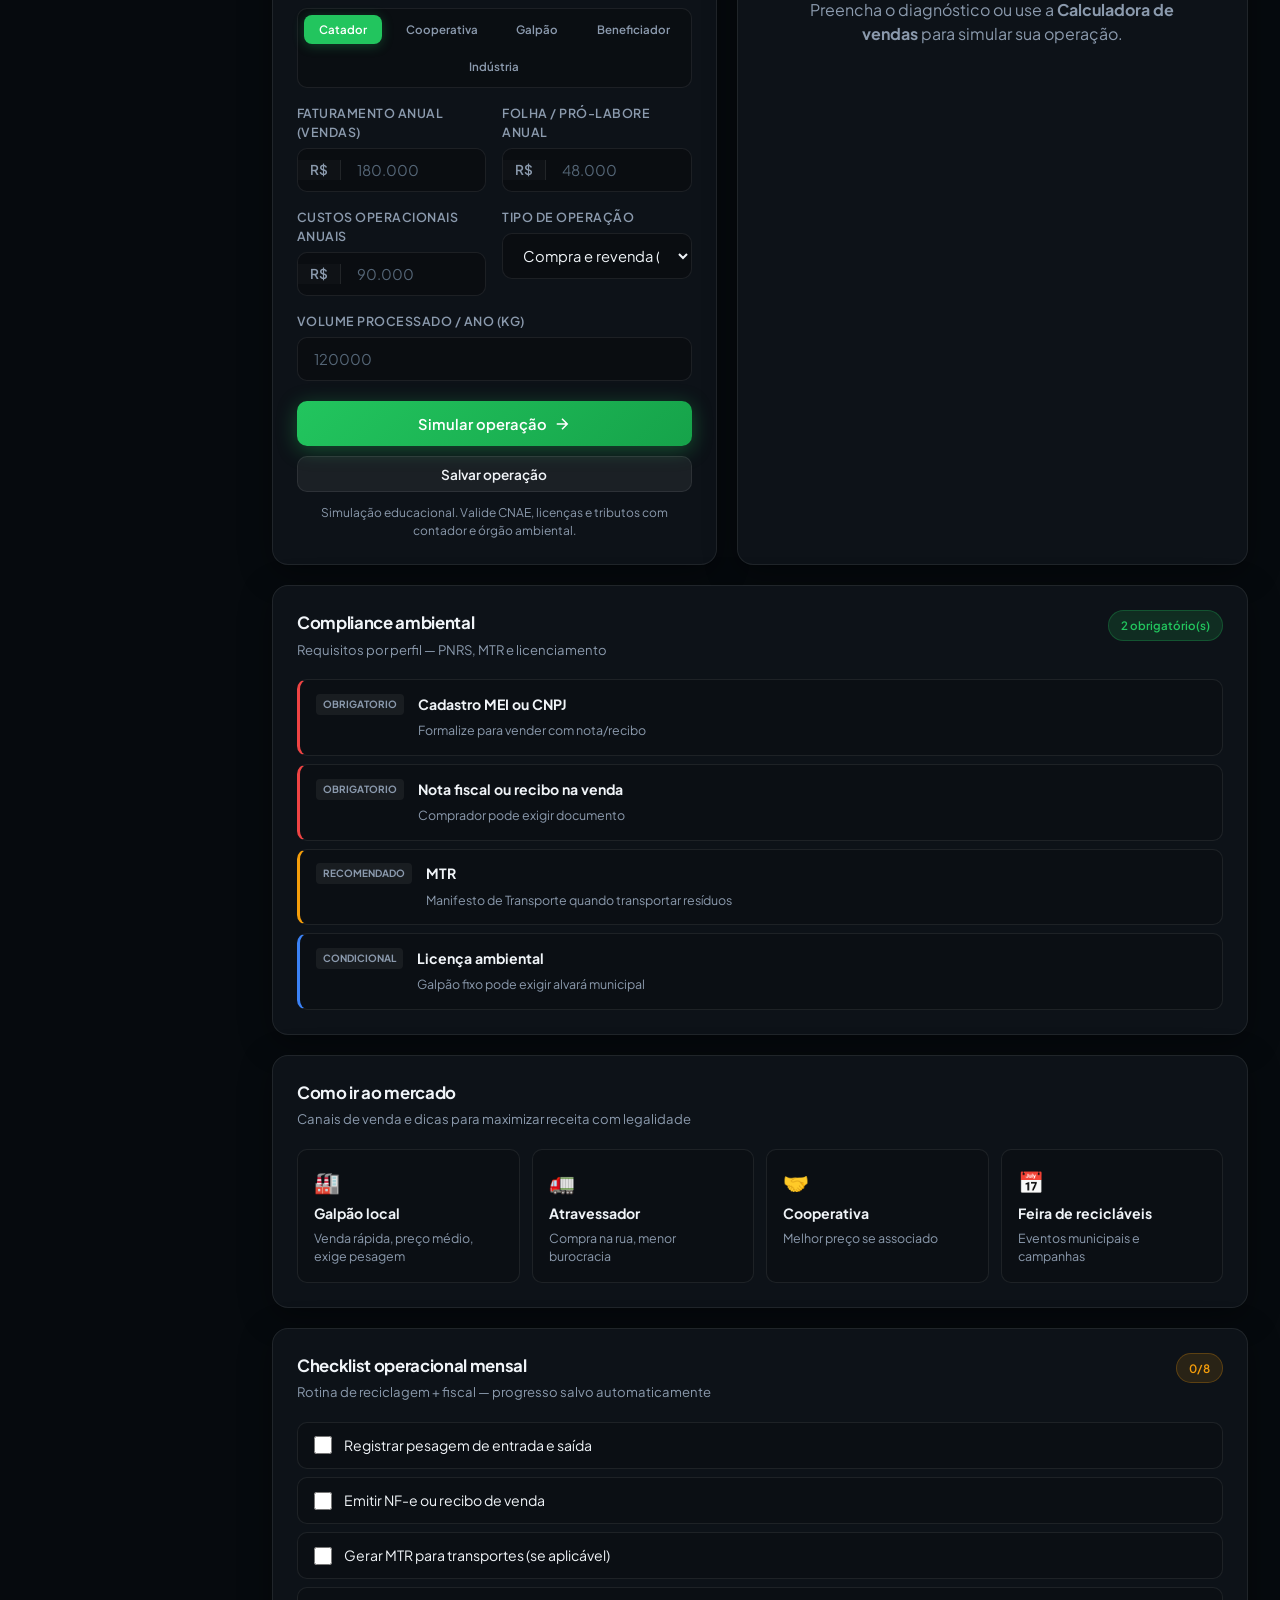
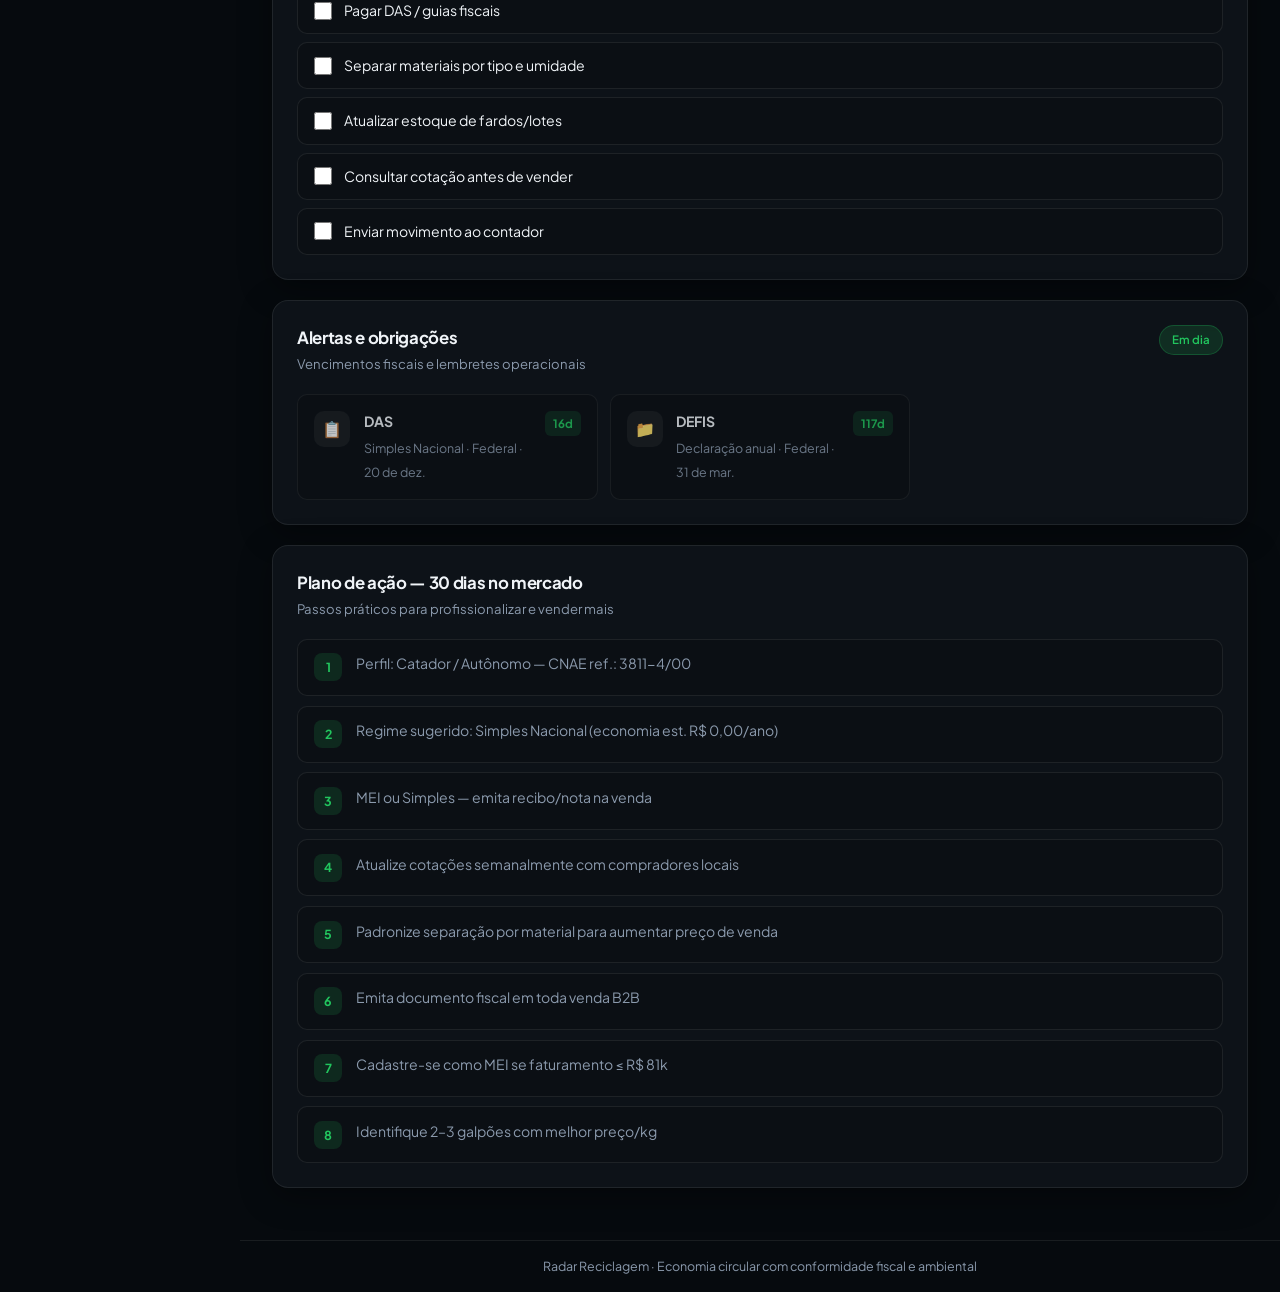
<file: fiscal/index.html>
<!DOCTYPE html>
<html lang="pt-BR">
<head>
  <meta charset="UTF-8" />
  <meta name="viewport" content="width=device-width, initial-scale=1.0" />
  <meta name="description" content="Radar Reciclagem — ferramentas fiscais e comerciais para catadores, cooperativas, galpões e indústrias de reciclagem." />
  <title>Radar Reciclagem</title>
  <link rel="preconnect" href="https://fonts.googleapis.com" />
  <link rel="preconnect" href="https://fonts.gstatic.com" crossorigin />
  <link href="https://fonts.googleapis.com/css2?family=Plus+Jakarta+Sans:wght@400;500;600;700&display=swap" rel="stylesheet" />
  <link rel="stylesheet" href="../assets/fiscal.css" />
</head>
<body>
  <div class="bg-mesh eco" aria-hidden="true"></div>

  <aside class="sidebar" id="sidebar">
    <div class="brand">
      <div class="brand-icon eco">♻</div>
      <div>
        <strong>Radar</strong>
        <span>Reciclagem</span>
      </div>
    </div>
    <nav class="sidebar-nav">
      <a href="#dashboard" class="nav-item active" data-section="dashboard">Início</a>
      <a href="#perfil" class="nav-item" data-section="perfil">Seu perfil</a>
      <a href="#materiais" class="nav-item" data-section="materiais">Cotações</a>
      <a href="#vendas" class="nav-item" data-section="vendas">Calc. vendas</a>
      <a href="#simular" class="nav-item" data-section="simular">Fiscal</a>
      <a href="#compliance" class="nav-item" data-section="compliance">Ambiental</a>
      <a href="#mercado" class="nav-item" data-section="mercado">Ir ao mercado</a>
      <a href="#checklist" class="nav-item" data-section="checklist">Checklist</a>
      <a href="#alertas" class="nav-item" data-section="alertas">Alertas</a>
    </nav>
    <a href="../index.html" class="sidebar-back">← Portfólio</a>
  </aside>

  <div class="app">
    <header class="app-header">
      <button type="button" class="menu-btn" id="menuBtn" aria-label="Menu">☰</button>
      <div class="header-text">
        <h1>Reciclagem a mercado — do galpão à venda</h1>
        <p>Preços, margens, fiscal e compliance para catadores, cooperativas, galpões e indústrias.</p>
      </div>
      <div class="header-actions">
        <button type="button" id="btnNovaEmpresa" class="btn btn-ghost">+ Operação</button>
        <button type="button" id="btnWhatsApp" class="btn btn-outline" disabled title="Compartilhar resumo">WhatsApp</button>
        <button type="button" id="btnExportarPdf" class="btn btn-outline" disabled>Exportar PDF</button>
      </div>
    </header>

    <main class="app-main">
      <!-- Operações salvas -->
      <section class="glass companies-bar" id="dashboard">
        <div class="section-label">Operações cadastradas</div>
        <div id="listaEmpresas" class="company-list"></div>
      </section>

      <!-- Segmentos atendidos -->
      <section class="segment-grid" id="perfil">
        <article class="glass segment-card active" data-segment="catador">
          <span class="segment-icon">🧤</span>
          <h3>Catador / Autônomo</h3>
          <p>MEI, nota de compra, rotas e venda para galpão ou atravessador.</p>
        </article>
        <article class="glass segment-card" data-segment="cooperativa">
          <span class="segment-icon">🤝</span>
          <h3>Cooperativa</h3>
          <p>Rateio, associados, DAS e venda em volume para indústria.</p>
        </article>
        <article class="glass segment-card" data-segment="galpao">
          <span class="segment-icon">🏭</span>
          <h3>Galpão / Triagem</h3>
          <p>Compra, separação, beneficiamento leve e revenda.</p>
        </article>
        <article class="glass segment-card" data-segment="beneficiador">
          <span class="segment-icon">⚙</span>
          <h3>Beneficiador</h3>
          <p>Processamento, fardo, qualidade e contrato B2B.</p>
        </article>
        <article class="glass segment-card" data-segment="industria">
          <span class="segment-icon">🏢</span>
          <h3>Indústria recicladora</h3>
          <p>Matéria-prima secundária, ICMS, escala e logística reversa.</p>
        </article>
      </section>

      <!-- KPIs -->
      <section class="kpi-grid hidden" id="kpiGrid">
        <article class="kpi-card">
          <span class="kpi-label">Receita estimada</span>
          <strong class="kpi-value" id="kpiReceita">—</strong>
          <span class="kpi-hint">Vendas do mês simulado</span>
        </article>
        <article class="kpi-card accent">
          <span class="kpi-label">Margem líquida</span>
          <strong class="kpi-value" id="kpiMargem">—</strong>
          <span class="kpi-hint">Após custos e impostos</span>
        </article>
        <article class="kpi-card">
          <span class="kpi-label">Regime fiscal</span>
          <strong class="kpi-value" id="kpiRegime">—</strong>
          <span class="kpi-hint">Recomendação estimada</span>
        </article>
        <article class="kpi-card">
          <span class="kpi-label">Volume / mês</span>
          <strong class="kpi-value" id="kpiVolume">—</strong>
          <span class="kpi-hint">Kg totais na simulação</span>
        </article>
      </section>

      <!-- Cotações de materiais -->
      <section class="glass panel" id="materiais">
        <div class="panel-header row">
          <div>
            <h2>Cotações de materiais recicláveis</h2>
            <p>Referência de mercado (R$/kg) — ajuste conforme sua região</p>
          </div>
          <button type="button" id="btnResetPrecos" class="btn btn-ghost btn-sm">Restaurar padrão</button>
        </div>
        <div id="materiaisGrid" class="materials-grid"></div>
        <p class="disclaimer">Valores indicativos para planejamento. Confirme cotação com comprador antes de vender.</p>
      </section>

      <!-- Calculadora de vendas -->
      <section class="glass panel" id="vendas">
        <div class="panel-header row">
          <div>
            <h2>Calculadora de vendas ao mercado</h2>
            <p>Monte lotes por material e veja receita, custo e margem</p>
          </div>
          <button type="button" id="btnAddLote" class="btn btn-secondary btn-sm">+ Adicionar lote</button>
        </div>
        <div id="lotesContainer" class="lotes-container"></div>
        <div id="vendasResumo" class="vendas-resumo">
          <article><span>Receita bruta</span><strong id="vrReceita">R$ 0</strong></article>
          <article><span>Custo aquisição</span><strong id="vrCusto">R$ 0</strong></article>
          <article><span>Margem operacional</span><strong id="vrMargem">R$ 0</strong></article>
          <article class="accent"><span>Peso total</span><strong id="vrPeso">0 kg</strong></article>
        </div>
        <button type="button" id="btnAplicarVendas" class="btn btn-primary" style="margin-top:1rem;width:100%">Aplicar ao diagnóstico fiscal</button>
      </section>

      <div class="main-grid" id="simular">
        <section class="glass panel form-panel">
          <div class="panel-header">
            <h2>Diagnóstico fiscal da operação</h2>
            <p>Dados da sua operação de reciclagem para simular impostos e enquadramento.</p>
          </div>

          <form id="simulador">
            <div class="field">
              <label for="nomeEmpresa">Nome da operação</label>
              <input id="nomeEmpresa" type="text" placeholder="Cooperativa Verde / Galpão Sul" required />
            </div>

            <div class="field">
              <label>Perfil da operação</label>
              <div class="porte-pills" id="segmentPills">
                <button type="button" class="pill active" data-segment="catador">Catador</button>
                <button type="button" class="pill" data-segment="cooperativa">Cooperativa</button>
                <button type="button" class="pill" data-segment="galpao">Galpão</button>
                <button type="button" class="pill" data-segment="beneficiador">Beneficiador</button>
                <button type="button" class="pill" data-segment="industria">Indústria</button>
              </div>
              <select id="segmento" hidden>
                <option value="catador" selected>Catador</option>
                <option value="cooperativa">Cooperativa</option>
                <option value="galpao">Galpão</option>
                <option value="beneficiador">Beneficiador</option>
                <option value="industria">Indústria</option>
              </select>
            </div>

            <div class="field-row">
              <div class="field">
                <label for="faturamento">Faturamento anual (vendas)</label>
                <div class="input-prefix"><span>R$</span><input id="faturamento" type="number" min="0" step="1000" placeholder="180.000" required /></div>
              </div>
              <div class="field">
                <label for="folha">Folha / pró-labore anual</label>
                <div class="input-prefix"><span>R$</span><input id="folha" type="number" min="0" step="1000" placeholder="48.000" required /></div>
              </div>
            </div>

            <div class="field-row">
              <div class="field">
                <label for="custos">Custos operacionais anuais</label>
                <div class="input-prefix"><span>R$</span><input id="custos" type="number" min="0" step="1000" placeholder="90.000" required /></div>
              </div>
              <div class="field">
                <label for="tipoOperacao">Tipo de operação</label>
                <select id="tipoOperacao" class="select-modern">
                  <option value="comercio">Compra e revenda (sucata)</option>
                  <option value="beneficiamento">Beneficiamento / triagem</option>
                  <option value="industria">Industrialização</option>
                </select>
              </div>
            </div>

            <div class="field">
              <label for="volumeAnual">Volume processado / ano (kg)</label>
              <input id="volumeAnual" type="number" min="0" step="100" placeholder="120000" />
            </div>

            <div class="form-actions">
              <button type="submit" class="btn btn-primary btn-lg">
                <span>Simular operação</span>
                <svg width="18" height="18" viewBox="0 0 24 24" fill="none" stroke="currentColor" stroke-width="2"><path d="M5 12h14M12 5l7 7-7 7"/></svg>
              </button>
              <button type="button" id="btnSalvarEmpresa" class="btn btn-secondary">Salvar operação</button>
            </div>
            <p class="disclaimer">Simulação educacional. Valide CNAE, licenças e tributos com contador e órgão ambiental.</p>
          </form>
        </section>

        <section class="glass panel result-panel">
          <div class="panel-header">
            <h2>Resultado fiscal e comercial</h2>
            <p id="resultSubtitle">Aguardando simulação…</p>
          </div>

          <div id="resumo" class="result-empty">
            <div class="empty-icon">♻</div>
            <p>Preencha o diagnóstico ou use a <strong>Calculadora de vendas</strong> para simular sua operação.</p>
          </div>

          <div id="limitesInline" class="limits-grid hidden"></div>
          <div id="chartArea" class="chart-area hidden"></div>

          <div class="table-modern hidden" id="tableWrap">
            <table>
              <thead>
                <tr><th>Regime</th><th>Imposto/ano</th><th>Alíquota</th></tr>
              </thead>
              <tbody id="tabelaRegimes"></tbody>
            </table>
          </div>
        </section>
      </div>

      <!-- Compliance ambiental -->
      <section class="glass panel" id="compliance">
        <div class="panel-header row">
          <div>
            <h2>Compliance ambiental</h2>
            <p>Requisitos por perfil — PNRS, MTR e licenciamento</p>
          </div>
          <span id="complianceStatus" class="status-pill warn">Selecione perfil</span>
        </div>
        <div id="complianceList" class="compliance-list"></div>
      </section>

      <!-- Ir ao mercado -->
      <section class="glass panel" id="mercado">
        <div class="panel-header">
          <h2>Como ir ao mercado</h2>
          <p>Canais de venda e dicas para maximizar receita com legalidade</p>
        </div>
        <div id="mercadoContent" class="mercado-grid"></div>
      </section>

      <!-- Checklist -->
      <section class="glass panel" id="checklist">
        <div class="panel-header row">
          <div>
            <h2>Checklist operacional mensal</h2>
            <p>Rotina de reciclagem + fiscal — progresso salvo automaticamente</p>
          </div>
          <span id="checklistProgress" class="status-pill ok">0/0</span>
        </div>
        <ul id="checklistItems" class="checklist"></ul>
      </section>

      <!-- Alertas -->
      <section class="glass panel" id="alertas">
        <div class="panel-header row">
          <div>
            <h2>Alertas e obrigações</h2>
            <p>Vencimentos fiscais e lembretes operacionais</p>
          </div>
          <span id="alertasResumo" class="status-pill warn">0 pendentes</span>
        </div>
        <div id="listaAlertas" class="alerts-grid"></div>
      </section>

      <!-- Plano -->
      <section class="glass panel" id="plano">
        <div class="panel-header">
          <h2>Plano de ação — 30 dias no mercado</h2>
          <p>Passos práticos para profissionalizar e vender mais</p>
        </div>
        <ol id="planoAcao" class="action-list"></ol>
      </section>
    </main>

    <footer class="app-footer">
      <p>Radar Reciclagem · Economia circular com conformidade fiscal e ambiental</p>
    </footer>
  </div>

  <div id="toast" class="toast hidden"></div>

  <script src="../assets/fiscal.js"></script>
</body>
</html>
</file>
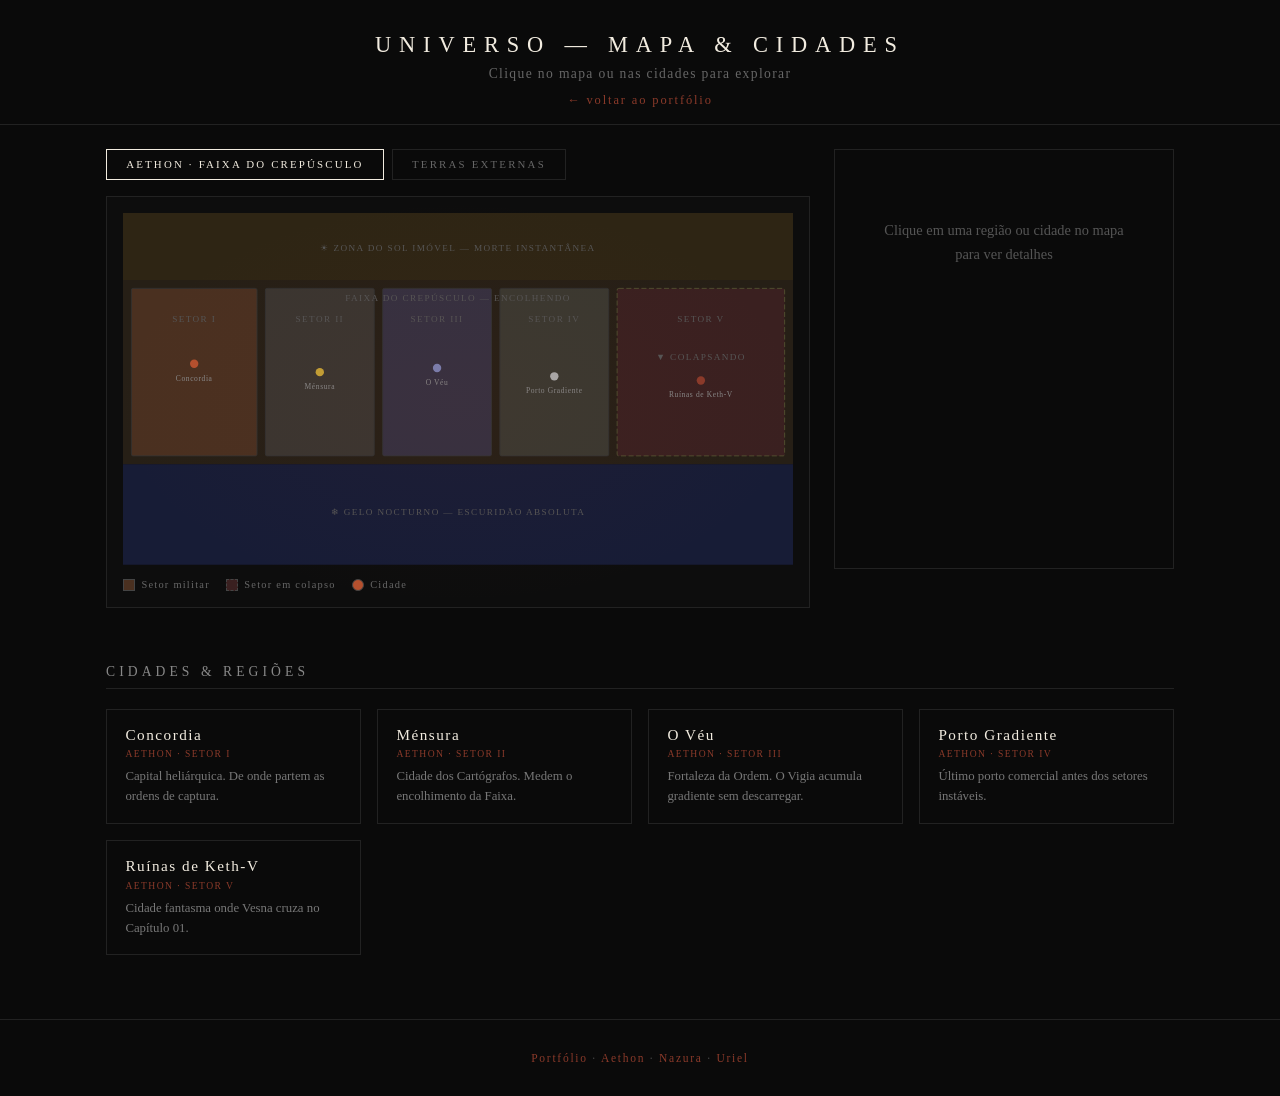
<file: mapa/index.html>
<!DOCTYPE html>
<html lang="pt-BR">
<head>
  <meta charset="UTF-8" />
  <meta name="viewport" content="width=device-width, initial-scale=1.0" />
  <title>UNIVERSO — Mapa &amp; Cidades</title>
  <link rel="stylesheet" href="../assets/mapa.css" />
</head>
<body>

<header>
  <h1>UNIVERSO — MAPA &amp; CIDADES</h1>
  <p>Clique no mapa ou nas cidades para explorar</p>
  <p style="margin-top:0.6rem"><a href="../index.html">← voltar ao portfólio</a></p>
</header>

<div class="layout">

  <div class="map-area">
    <div class="tabs">
      <button class="tab active" data-world="aethon">Aethon · Faixa do Crepúsculo</button>
      <button class="tab" data-world="externo">Terras Externas</button>
    </div>

    <!-- MAPA AETHON -->
    <div class="map-panel map-view" data-world="aethon">
      <svg class="map-svg" viewBox="0 0 800 420" xmlns="http://www.w3.org/2000/svg" aria-label="Mapa de Aethon">
        <!-- Zona do Dia -->
        <rect x="0" y="0" width="800" height="80" fill="#3d3018" opacity="0.7"/>
        <text class="zone-label" x="400" y="45" text-anchor="middle">☀ Zona do Sol Imóvel — morte instantânea</text>

        <!-- Faixa do Crepúsculo -->
        <rect x="0" y="80" width="800" height="220" fill="#2a2218" opacity="0.9"/>

        <!-- Setores -->
        <rect class="region" data-id="setor-i" x="10" y="90" width="150" height="200" fill="#4a3020" stroke="#333" stroke-width="1" rx="2"/>
        <rect class="region" data-id="mensura" x="170" y="90" width="130" height="200" fill="#3a3530" stroke="#333" stroke-width="1" rx="2"/>
        <rect class="region" data-id="veu" x="310" y="90" width="130" height="200" fill="#353040" stroke="#333" stroke-width="1" rx="2"/>
        <rect class="region" data-id="porto-gradiente" x="450" y="90" width="130" height="200" fill="#3a3830" stroke="#333" stroke-width="1" rx="2"/>
        <rect class="region" data-id="setor-v" x="590" y="90" width="200" height="200" fill="#3a2020" stroke="#553" stroke-width="1" rx="2" stroke-dasharray="6 3"/>

        <text class="zone-label" x="400" y="105" text-anchor="middle">Faixa do Crepúsculo — encolhendo</text>

        <!-- Labels setores -->
        <text class="zone-label" x="85" y="130" text-anchor="middle" fill="#8b3a2a">Setor I</text>
        <text class="zone-label" x="235" y="130" text-anchor="middle">Setor II</text>
        <text class="zone-label" x="375" y="130" text-anchor="middle">Setor III</text>
        <text class="zone-label" x="515" y="130" text-anchor="middle">Setor IV</text>
        <text class="zone-label" x="690" y="130" text-anchor="middle" fill="#8b3a2a">Setor V</text>

        <!-- Cidades -->
        <circle class="city-dot" data-id="concordia" cx="85" cy="180" r="5" fill="#b5502e"/>
        <text class="city-label" x="85" y="200" text-anchor="middle">Concordia</text>

        <circle class="city-dot" data-id="mensura" cx="235" cy="190" r="5" fill="#c4a035"/>
        <text class="city-label" x="235" y="210" text-anchor="middle">Ménsura</text>

        <circle class="city-dot" data-id="veu" cx="375" cy="185" r="5" fill="#7a7fb0"/>
        <text class="city-label" x="375" y="205" text-anchor="middle">O Véu</text>

        <circle class="city-dot" data-id="porto-gradiente" cx="515" cy="195" r="5" fill="#aaa"/>
        <text class="city-label" x="515" y="215" text-anchor="middle">Porto Gradiente</text>

        <circle class="city-dot" data-id="keth-v" cx="690" cy="200" r="5" fill="#8b3a2a"/>
        <text class="city-label" x="690" y="220" text-anchor="middle">Ruínas de Keth-V</text>

        <!-- Zona da Noite -->
        <rect x="0" y="300" width="800" height="120" fill="#1a2040" opacity="0.8"/>
        <text class="zone-label" x="400" y="360" text-anchor="middle">❄ Gelo Nocturno — escuridão absoluta</text>

        <!-- Seta colapso -->
        <text class="zone-label" x="690" y="175" text-anchor="middle" fill="#8b3a2a" font-size="8">▼ colapsando</text>
      </svg>

      <div class="map-legend">
        <span class="legend-item"><span class="legend-swatch" style="background:#4a3020"></span> Setor militar</span>
        <span class="legend-item"><span class="legend-swatch" style="background:#3a2020;border-style:dashed"></span> Setor em colapso</span>
        <span class="legend-item"><span class="legend-swatch" style="background:#b5502e;border-radius:50%"></span> Cidade</span>
      </div>
    </div>

    <!-- MAPA TERRAS EXTERNAS -->
    <div class="map-panel map-view" data-world="externo" hidden>
      <svg class="map-svg" viewBox="0 0 800 420" xmlns="http://www.w3.org/2000/svg" aria-label="Mapa das Terras Externas">
        <rect x="0" y="0" width="800" height="420" fill="#121218"/>

        <!-- Regiões -->
        <ellipse class="region" data-id="uriel-territorio" cx="120" cy="120" rx="100" ry="80" fill="#2a1810" stroke="#333" stroke-width="1"/>
        <text class="zone-label" x="120" y="115" text-anchor="middle" fill="#b5502e">Terras</text>
        <text class="zone-label" x="120" y="130" text-anchor="middle" fill="#b5502e">de Fogo</text>

        <rect class="region" data-id="bellum" x="250" y="60" width="160" height="120" fill="#1a1520" stroke="#333" rx="3"/>
        <text class="zone-label" x="330" y="125" text-anchor="middle">Reino Bellum</text>

        <rect class="region" data-id="kriston" x="200" y="220" width="180" height="130" fill="#1a2030" stroke="#333" rx="3"/>
        <text class="zone-label" x="290" y="285" text-anchor="middle">Klis-Gany</text>

        <rect class="region" data-id="lake-crystal" x="480" y="180" width="170" height="140" fill="#152030" stroke="#333" rx="3"/>
        <text class="zone-label" x="565" y="255" text-anchor="middle">Lake Crystal</text>

        <ellipse class="region" data-id="resistencia" cx="620" cy="340" rx="90" ry="55" fill="#0f2018" stroke="#2a5a3a" stroke-width="1"/>
        <text class="zone-label" x="620" y="340" text-anchor="middle" fill="#4a8a5a">Resistência 01</text>

        <!-- Cidades -->
        <circle class="city-dot" data-id="uriel-territorio" cx="120" cy="160" r="5" fill="#b5502e"/>
        <circle class="city-dot" data-id="bellum" cx="330" cy="100" r="5" fill="#7a7fb0"/>
        <circle class="city-dot" data-id="kriston" cx="290" cy="260" r="5" fill="#7a7fb0"/>
        <circle class="city-dot" data-id="lake-crystal" cx="565" cy="230" r="5" fill="#5588aa"/>
        <circle class="city-dot" data-id="resistencia" cx="620" cy="340" r="5" fill="#4a8a5a"/>

        <text class="city-label" x="120" y="185" text-anchor="middle">Uriel</text>
        <text class="city-label" x="330" y="125" text-anchor="middle">Bellum</text>
        <text class="city-label" x="290" y="280" text-anchor="middle">Kriston</text>
        <text class="city-label" x="565" y="250" text-anchor="middle">Lake Crystal</text>
        <text class="city-label" x="620" y="365" text-anchor="middle">Refúgio</text>

        <!-- Rotas -->
        <line x1="290" y1="280" x2="565" y2="240" stroke="#333" stroke-width="1" stroke-dasharray="4 4"/>
        <text class="zone-label" x="430" y="250" text-anchor="middle" fill="#553" font-size="8">guerra</text>

        <line x1="290" y1="310" x2="620" y2="340" stroke="#2a5a3a" stroke-width="1" stroke-dasharray="4 4"/>
        <text class="zone-label" x="450" y="340" text-anchor="middle" fill="#2a5a3a" font-size="8">fuga → refúgio</text>
      </svg>

      <div class="map-legend">
        <span class="legend-item"><span class="legend-swatch" style="background:#b5502e;border-radius:50%"></span> Terras de Uriel</span>
        <span class="legend-item"><span class="legend-swatch" style="background:#7a7fb0;border-radius:50%"></span> Nazura · Kriston</span>
        <span class="legend-item"><span class="legend-swatch" style="background:#4a8a5a;border-radius:50%"></span> Resistência 01</span>
      </div>
    </div>
  </div>

  <!-- Painel de info -->
  <aside class="info-panel empty" id="info-panel">
    <div class="info-placeholder">
      Clique em uma região ou cidade no mapa para ver detalhes
    </div>
    <div class="info-content">
      <div class="info-tag"></div>
      <h2 class="info-title"></h2>
      <p class="info-sub"></p>
      <div class="info-body"></div>
      <dl class="info-meta"></dl>
    </div>
  </aside>

  <!-- Lista de cidades -->
  <section class="city-list">
    <h2>Cidades &amp; Regiões</h2>
    <div class="city-grid">

      <div class="city-card" data-id="concordia" data-world="aethon">
        <h3>Concordia</h3>
        <div class="world w-aethon">Aethon · Setor I</div>
        <p>Capital heliárquica. De onde partem as ordens de captura.</p>
      </div>
      <div class="city-card" data-id="mensura" data-world="aethon">
        <h3>Ménsura</h3>
        <div class="world w-aethon">Aethon · Setor II</div>
        <p>Cidade dos Cartógrafos. Medem o encolhimento da Faixa.</p>
      </div>
      <div class="city-card" data-id="veu" data-world="aethon">
        <h3>O Véu</h3>
        <div class="world w-aethon">Aethon · Setor III</div>
        <p>Fortaleza da Ordem. O Vigia acumula gradiente sem descarregar.</p>
      </div>
      <div class="city-card" data-id="porto-gradiente" data-world="aethon">
        <h3>Porto Gradiente</h3>
        <div class="world w-aethon">Aethon · Setor IV</div>
        <p>Último porto comercial antes dos setores instáveis.</p>
      </div>
      <div class="city-card" data-id="keth-v" data-world="aethon">
        <h3>Ruínas de Keth-V</h3>
        <div class="world w-aethon">Aethon · Setor V</div>
        <p>Cidade fantasma onde Vesna cruza no Capítulo 01.</p>
      </div>

      <div class="city-card" data-id="kriston" data-world="externo" hidden>
        <h3>Kriston</h3>
        <div class="world w-externo">Terras Externas · Klis-Gany</div>
        <p>Cidade natal de Nazura. Invadida por Lake Crystal.</p>
      </div>
      <div class="city-card" data-id="lake-crystal" data-world="externo" hidden>
        <h3>Lake Crystal</h3>
        <div class="world w-externo">Terras Externas · Reino</div>
        <p>Reino invasor. Origem da vingança de Nazura.</p>
      </div>
      <div class="city-card" data-id="bellum" data-world="externo" hidden>
        <h3>Bellum</h3>
        <div class="world w-externo">Terras Externas · Reino</div>
        <p>Clã Eidhame — Assassinos das Sombras.</p>
      </div>
      <div class="city-card" data-id="resistencia" data-world="externo" hidden>
        <h3>Resistência 01</h3>
        <div class="world w-externo">Terras Externas · Refúgio</div>
        <p>Base de Nazura, Kiota e Lion na floresta.</p>
      </div>
      <div class="city-card" data-id="uriel-territorio" data-world="externo" hidden>
        <h3>Terras de Fogo</h3>
        <div class="world w-externo">Terras Externas · Norte</div>
        <p>Origem de Uriel, o Braço de Ferro e a Fênix.</p>
      </div>

    </div>
  </section>

</div>

<footer>
  <a href="../index.html">Portfólio</a> ·
  <a href="../aethon/index.html">Aethon</a> ·
  <a href="../nazura/index.html">Nazura</a> ·
  <a href="../uriel/index.html">Uriel</a>
</footer>

<script src="../assets/mapa.js"></script>
</body>
</html>
</file>
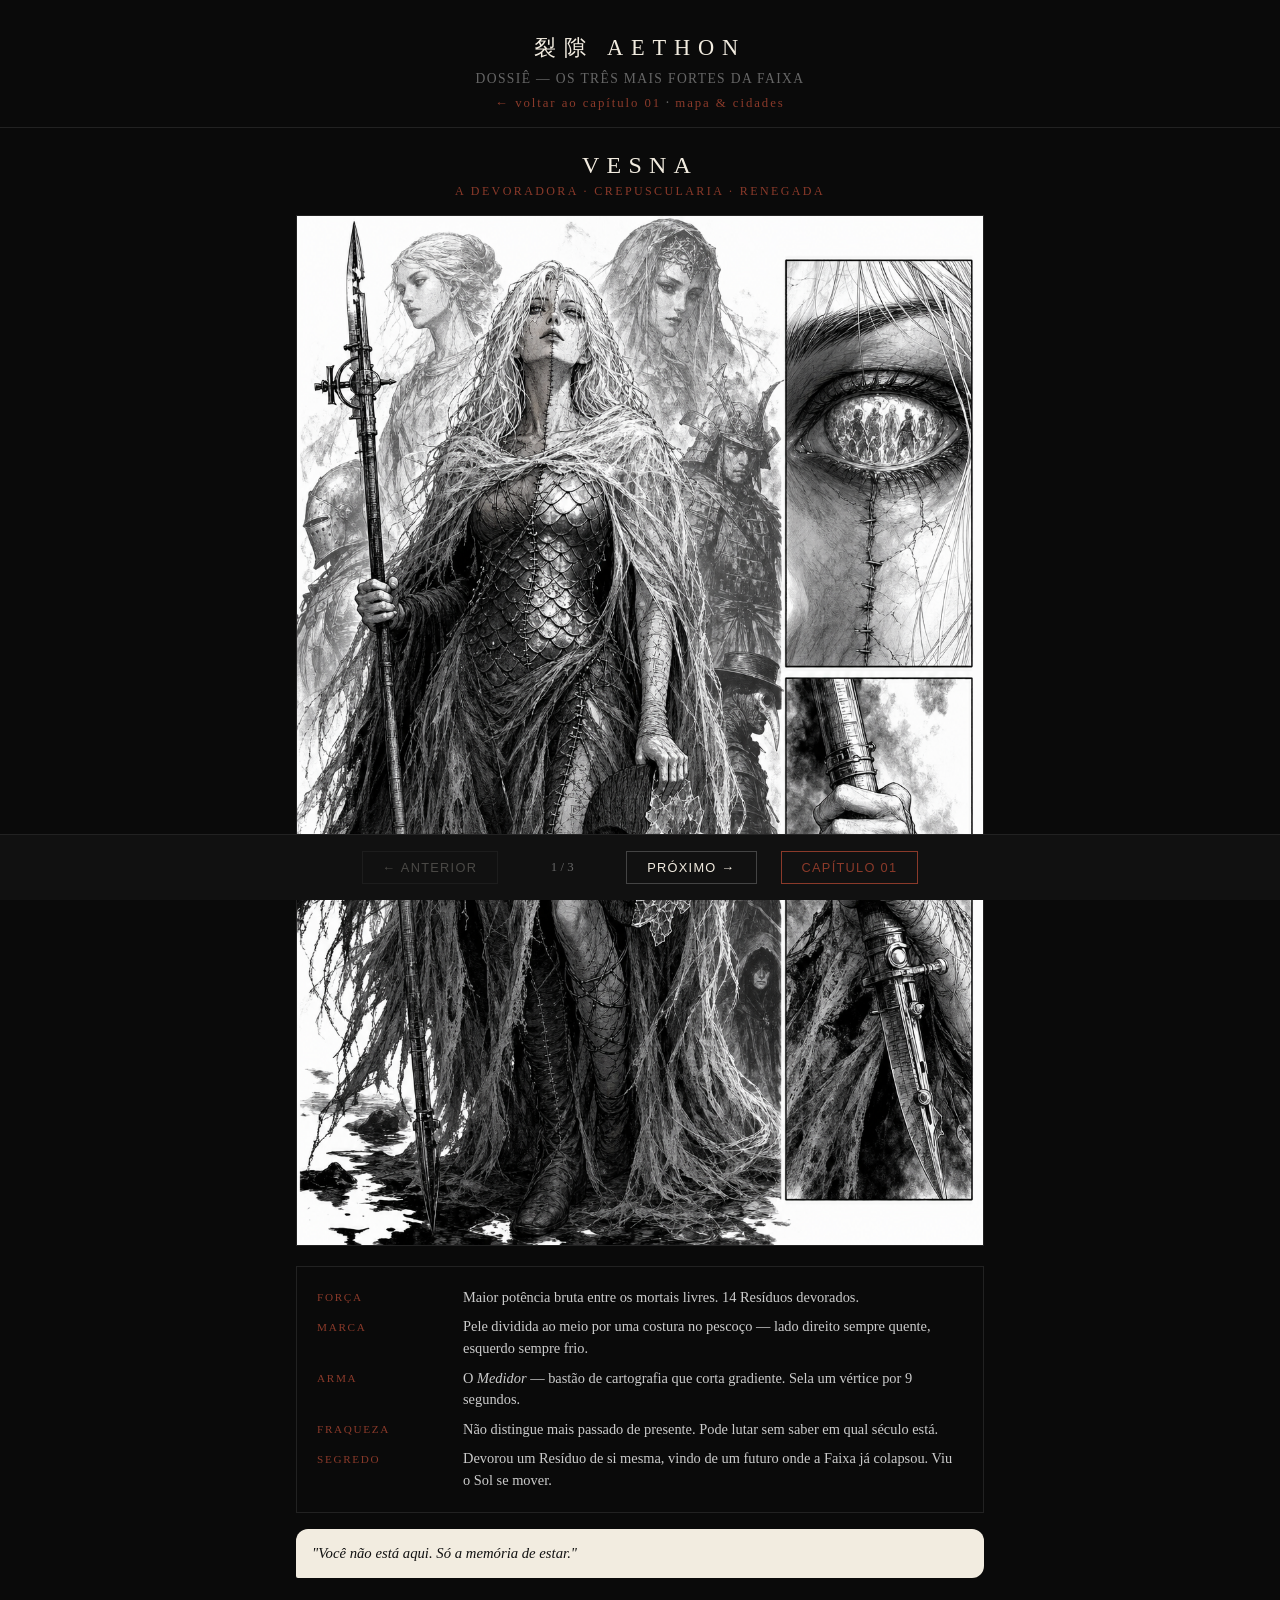
<file: aethon/personagens.html>
<!DOCTYPE html>
<html lang="pt-BR">
<head>
  <meta charset="UTF-8" />
  <meta name="viewport" content="width=device-width, initial-scale=1.0" />
  <title>AETHON — Os Três Mais Fortes</title>
  <style>
    :root {
      --bg: #0a0a0a;
      --paper: #f2ece0;
      --ink: #111;
      --accent: #8b3a2a;
    }
    * { box-sizing: border-box; margin: 0; padding: 0; }
    body {
      background: var(--bg);
      color: #ddd;
      font-family: "Georgia", "Times New Roman", serif;
      min-height: 100vh;
    }
    header {
      text-align: center;
      padding: 2rem 1rem 1rem;
      border-bottom: 1px solid #222;
    }
    header h1 {
      font-size: 1.4rem;
      letter-spacing: 0.35em;
      font-weight: 400;
      color: var(--paper);
    }
    header p {
      margin-top: 0.5rem;
      font-size: 0.85rem;
      color: #666;
      letter-spacing: 0.1em;
    }
    header a {
      color: var(--accent);
      text-decoration: none;
      font-size: 0.8rem;
      letter-spacing: 0.15em;
    }
    .reader {
      max-width: 720px;
      margin: 0 auto;
      padding: 1.5rem 1rem 6rem;
    }
    .char { display: none; animation: fade 0.35s ease; }
    .char.active { display: block; }
    @keyframes fade {
      from { opacity: 0; transform: translateY(6px); }
      to   { opacity: 1; transform: translateY(0); }
    }
    .char-title {
      text-align: center;
      margin-bottom: 1rem;
    }
    .char-title h2 {
      font-size: 1.5rem;
      letter-spacing: 0.3em;
      color: var(--paper);
      font-weight: 400;
    }
    .char-title span {
      display: block;
      margin-top: 0.3rem;
      font-size: 0.75rem;
      color: var(--accent);
      letter-spacing: 0.2em;
      text-transform: uppercase;
    }
    .char-img {
      width: 100%;
      display: block;
      border: 1px solid #222;
      background: #111;
    }
    .ficha {
      margin-top: 1.25rem;
      border: 1px solid #222;
      padding: 1.25rem;
    }
    .ficha dl {
      display: grid;
      grid-template-columns: 130px 1fr;
      gap: 0.5rem 1rem;
      font-size: 0.9rem;
      line-height: 1.5;
    }
    .ficha dt {
      color: var(--accent);
      font-size: 0.7rem;
      letter-spacing: 0.15em;
      text-transform: uppercase;
      padding-top: 0.15rem;
    }
    .ficha dd { color: #ccc; }
    .quote {
      margin-top: 1rem;
      padding: 0.85rem 1rem;
      background: var(--paper);
      color: var(--ink);
      font-style: italic;
      font-size: 0.92rem;
      line-height: 1.5;
      border-radius: 12px;
      border-bottom-left-radius: 2px;
    }
    nav {
      position: fixed;
      bottom: 0; left: 0; right: 0;
      background: #111;
      border-top: 1px solid #222;
      display: flex;
      justify-content: center;
      align-items: center;
      gap: 1.5rem;
      padding: 1rem;
      z-index: 10;
    }
    nav button {
      background: transparent;
      border: 1px solid #444;
      color: var(--paper);
      padding: 0.5rem 1.25rem;
      cursor: pointer;
      font-size: 0.8rem;
      letter-spacing: 0.1em;
    }
    nav button:hover { border-color: var(--paper); }
    nav button:disabled { opacity: 0.25; cursor: default; }
    nav span { font-size: 0.8rem; color: #666; min-width: 5rem; text-align: center; }
  </style>
</head>
<body>

<header>
  <h1>裂隙 AETHON</h1>
  <p>DOSSIÊ — OS TRÊS MAIS FORTES DA FAIXA</p>
  <p style="margin-top:0.5rem">
    <a href="index.html">← voltar ao capítulo 01</a> ·
    <a href="../mapa/index.html">mapa &amp; cidades</a>
  </p>
</header>

<div class="reader">

  <!-- VESNA -->
  <div class="char active" id="char-0">
    <div class="char-title">
      <h2>VESNA</h2>
      <span>A Devoradora · Crepuscularia · Renegada</span>
    </div>
    <img class="char-img" src="paginas/personagem-vesna.png" alt="Vesna, a Devoradora" />
    <div class="ficha">
      <dl>
        <dt>Força</dt>
        <dd>Maior potência bruta entre os mortais livres. 14 Resíduos devorados.</dd>
        <dt>Marca</dt>
        <dd>Pele dividida ao meio por uma costura no pescoço — lado direito sempre quente, esquerdo sempre frio.</dd>
        <dt>Arma</dt>
        <dd>O <em>Medidor</em> — bastão de cartografia que corta gradiente. Sela um vértice por 9 segundos.</dd>
        <dt>Fraqueza</dt>
        <dd>Não distingue mais passado de presente. Pode lutar sem saber em qual século está.</dd>
        <dt>Segredo</dt>
        <dd>Devorou um Resíduo de si mesma, vindo de um futuro onde a Faixa já colapsou. Viu o Sol se mover.</dd>
      </dl>
    </div>
    <div class="quote">"Você não está aqui. Só a memória de estar."</div>
  </div>

  <!-- VIGIA DO VÉU -->
  <div class="char" id="char-1">
    <div class="char-title">
      <h2>O VIGIA DO VÉU</h2>
      <span>Ordem do Véu Perpétuo · Crepuscular de 4ª geração</span>
    </div>
    <img class="char-img" src="paginas/personagem-vigia.png" alt="O Vigia do Véu" />
    <div class="ficha">
      <dl>
        <dt>Força</dt>
        <dd>O pior cenário possível num único instante. Acumula gradiente sem descarregar, como uma represa prestes a romper.</dd>
        <dt>Marca</dt>
        <dd>Não conjura há 47 ciclos — de propósito. O ar ao redor dele se curva em direção ao corpo.</dd>
        <dt>Arma</dt>
        <dd>Nenhuma. Ele <em>é</em> a arma. Onde ele está, a Ordem não precisa lutar.</dd>
        <dt>Fraqueza</dt>
        <dd>Se descarregar, gasta tudo de uma vez. Uma represa só rompe uma vez.</dd>
        <dt>Segredo</dt>
        <dd>Ninguém fora da Ordem conhece seu rosto. Nem se ainda existe um rosto sob a máscara.</dd>
      </dl>
    </div>
    <div class="quote">"O silêncio dele pesa mais do que qualquer conjuração já registrada." — Cartógrafos de Ménsura</div>
  </div>

  <!-- SOLENNE -->
  <div class="char" id="char-2">
    <div class="char-title">
      <h2>SOLENNE DAS TORRES</h2>
      <span>Concordia Heliárquica · General Heliotrópica</span>
    </div>
    <img class="char-img" src="paginas/personagem-solenne.png" alt="Solenne das Torres" />
    <div class="ficha">
      <dl>
        <dt>Força</dt>
        <dd>Maior alcance geográfico já registrado: derreteu 3 km de gelo nocturno em uma única noite — a Queima do Setor I-Norte.</dd>
        <dt>Marca</dt>
        <dd>Metade do corpo virou vidro solar vivo. Ainda se move. Ainda dói.</dd>
        <dt>Arma</dt>
        <dd>As torres de amplificação solar do Setor I — e o próprio corpo, que canaliza radiação direta.</dd>
        <dt>Fraqueza</dt>
        <dd>Perdeu toda memória anterior ao 12º Gotejamento. Não lembra por que luta — só que deve avançar.</dd>
        <dt>Segredo</dt>
        <dd>O lado de vidro registra memórias que não são dela. Às vezes, à noite, ele sussurra.</dd>
      </dl>
    </div>
    <div class="quote">"Vesna destrói quem está na frente. O Vigia destrói quem está por perto. Solenne destrói o mapa."</div>
  </div>

</div>

<nav>
  <button id="btn-prev" onclick="prev()" disabled>← ANTERIOR</button>
  <span id="indicator">1 / 3</span>
  <button id="btn-next" onclick="next()">PRÓXIMO →</button>
  <button onclick="window.location.href='index.html'" style="border-color:var(--accent);color:var(--accent)">CAPÍTULO 01</button>
</nav>

<script>
  let current = 0;
  const total = 3;
  function go(n) {
    document.getElementById('char-' + current).classList.remove('active');
    current = n;
    document.getElementById('char-' + current).classList.add('active');
    document.getElementById('indicator').textContent = (current + 1) + ' / ' + total;
    document.getElementById('btn-prev').disabled = current === 0;
    document.getElementById('btn-next').disabled = current === total - 1;
    window.scrollTo({ top: 0, behavior: 'smooth' });
  }
  function next() { if (current < total - 1) go(current + 1); }
  function prev() { if (current > 0) go(current - 1); }
  document.addEventListener('keydown', e => {
    if (e.key === 'ArrowRight' || e.key === ' ') { e.preventDefault(); next(); }
    if (e.key === 'ArrowLeft') prev();
  });
</script>
</body>
</html>
</file>
<file: assets/styles.css>
:root {
  --bg: #060a0e;
  --surface: rgba(16, 22, 28, 0.75);
  --surface-solid: #10161c;
  --border: rgba(255, 255, 255, 0.08);
  --border-hover: rgba(255, 255, 255, 0.14);
  --text: #f0f4f8;
  --text-muted: #8b9aad;
  --accent: #22c55e;
  --accent-dim: rgba(34, 197, 94, 0.15);
  --eco: #10b981;
  --eco-dim: rgba(16, 185, 129, 0.12);
  --blue: #3b82f6;
  --blue-dim: rgba(59, 130, 246, 0.12);
  --warn: #f59e0b;
  --warn-dim: rgba(245, 158, 11, 0.12);
  --danger: #ef4444;
  --danger-dim: rgba(239, 68, 68, 0.12);
  --radius: 16px;
  --radius-sm: 10px;
  --shadow: 0 8px 32px rgba(0, 0, 0, 0.35);
  --sidebar-w: 240px;
  --font: "Plus Jakarta Sans", system-ui, sans-serif;
}

*, *::before, *::after { box-sizing: border-box; margin: 0; padding: 0; }

html { scroll-behavior: smooth; }

body {
  font-family: var(--font);
  background: var(--bg);
  color: var(--text);
  min-height: 100vh;
  line-height: 1.5;
  -webkit-font-smoothing: antialiased;
}

.bg-mesh.eco {
  background:
    radial-gradient(ellipse 70% 55% at 5% 0%, rgba(16, 185, 129, 0.1), transparent 50%),
    radial-gradient(ellipse 55% 45% at 95% 5%, rgba(34, 197, 94, 0.08), transparent 45%),
    radial-gradient(ellipse 50% 40% at 50% 100%, rgba(16, 185, 129, 0.05), transparent 50%);
}

.brand-icon.eco {
  background: linear-gradient(135deg, #10b981, #059669);
  box-shadow: 0 4px 16px rgba(16, 185, 129, 0.35);
}


/* ── Sidebar ── */
.sidebar {
  position: fixed;
  top: 0;
  left: 0;
  bottom: 0;
  width: var(--sidebar-w);
  z-index: 100;
  background: rgba(10, 14, 20, 0.92);
  backdrop-filter: blur(20px);
  border-right: 1px solid var(--border);
  padding: 1.5rem 1rem;
  display: flex;
  flex-direction: column;
  transition: transform 0.3s ease;
}

.brand {
  display: flex;
  align-items: center;
  gap: 0.75rem;
  padding: 0.5rem 0.75rem;
  margin-bottom: 2rem;
}

.brand-icon {
  width: 40px;
  height: 40px;
  border-radius: 12px;
  background: linear-gradient(135deg, var(--accent), #16a34a);
  display: flex;
  align-items: center;
  justify-content: center;
  font-size: 1.1rem;
  color: white;
  box-shadow: 0 4px 16px rgba(34, 197, 94, 0.35);
}

.brand strong {
  display: block;
  font-size: 0.95rem;
  font-weight: 700;
  letter-spacing: -0.02em;
}

.brand span {
  font-size: 0.72rem;
  color: var(--text-muted);
  text-transform: uppercase;
  letter-spacing: 0.08em;
}

.sidebar-nav {
  display: flex;
  flex-direction: column;
  gap: 0.25rem;
  flex: 1;
}

.nav-item {
  padding: 0.7rem 1rem;
  border-radius: var(--radius-sm);
  color: var(--text-muted);
  text-decoration: none;
  font-size: 0.88rem;
  font-weight: 500;
  transition: background 0.2s, color 0.2s;
}

.nav-item:hover {
  background: rgba(255, 255, 255, 0.04);
  color: var(--text);
}

.nav-item.active {
  background: var(--accent-dim);
  color: var(--accent);
}

.sidebar-back {
  font-size: 0.8rem;
  color: var(--text-muted);
  text-decoration: none;
  padding: 0.75rem 1rem;
  border-top: 1px solid var(--border);
  margin-top: 1rem;
  transition: color 0.2s;
}

.sidebar-back:hover { color: var(--text); }

/* ── App shell ── */
.app {
  position: relative;
  z-index: 1;
  margin-left: var(--sidebar-w);
  min-height: 100vh;
  display: flex;
  flex-direction: column;
}

.app-header {
  display: flex;
  align-items: center;
  gap: 1rem;
  padding: 1.25rem 2rem;
  border-bottom: 1px solid var(--border);
  background: rgba(8, 12, 16, 0.6);
  backdrop-filter: blur(12px);
  position: sticky;
  top: 0;
  z-index: 50;
}

.menu-btn {
  display: none;
  background: var(--surface-solid);
  border: 1px solid var(--border);
  color: var(--text);
  width: 40px;
  height: 40px;
  border-radius: var(--radius-sm);
  cursor: pointer;
  font-size: 1.1rem;
}

.header-text { flex: 1; min-width: 0; }

.header-text h1 {
  font-size: 1.25rem;
  font-weight: 700;
  letter-spacing: -0.03em;
}

.header-text p {
  font-size: 0.85rem;
  color: var(--text-muted);
  margin-top: 0.15rem;
}

.header-actions {
  display: flex;
  gap: 0.5rem;
  flex-shrink: 0;
}

.app-main {
  flex: 1;
  padding: 1.5rem 2rem 2rem;
  max-width: 1280px;
  width: 100%;
}

.app-footer {
  padding: 1rem 2rem;
  border-top: 1px solid var(--border);
  text-align: center;
  font-size: 0.78rem;
  color: var(--text-muted);
}

/* ── Glass panels ── */
.glass {
  background: var(--surface);
  backdrop-filter: blur(16px);
  border: 1px solid var(--border);
  border-radius: var(--radius);
  box-shadow: var(--shadow);
}

.panel { padding: 1.5rem; }

.panel-header { margin-bottom: 1.25rem; }
.panel-header.row {
  display: flex;
  align-items: flex-start;
  justify-content: space-between;
  gap: 1rem;
}

.panel-header h2 {
  font-size: 1.05rem;
  font-weight: 700;
  letter-spacing: -0.02em;
}

.panel-header p {
  font-size: 0.82rem;
  color: var(--text-muted);
  margin-top: 0.25rem;
}

.section-label {
  font-size: 0.72rem;
  font-weight: 600;
  text-transform: uppercase;
  letter-spacing: 0.08em;
  color: var(--text-muted);
  margin-bottom: 0.75rem;
}

/* ── Buttons ── */
.btn {
  display: inline-flex;
  align-items: center;
  justify-content: center;
  gap: 0.4rem;
  padding: 0.55rem 1rem;
  border-radius: var(--radius-sm);
  font-family: inherit;
  font-size: 0.85rem;
  font-weight: 600;
  cursor: pointer;
  border: none;
  transition: transform 0.15s, box-shadow 0.15s, background 0.2s;
}

.btn:active { transform: scale(0.98); }

.btn-primary {
  background: linear-gradient(135deg, #22c55e, #16a34a);
  color: white;
  box-shadow: 0 4px 20px rgba(34, 197, 94, 0.35);
}

.btn-primary:hover {
  box-shadow: 0 6px 28px rgba(34, 197, 94, 0.45);
}

.btn-lg { padding: 0.85rem 1.5rem; font-size: 0.92rem; width: 100%; }

.btn-secondary {
  background: rgba(255, 255, 255, 0.06);
  border: 1px solid var(--border);
  color: var(--text);
}

.btn-secondary:hover { background: rgba(255, 255, 255, 0.1); }

.btn-outline {
  background: transparent;
  border: 1px solid var(--border);
  color: var(--text);
}

.btn-outline:hover:not(:disabled) { border-color: var(--border-hover); }

.btn-outline:disabled, .btn:disabled {
  opacity: 0.4;
  cursor: not-allowed;
}

.btn-ghost {
  background: transparent;
  color: var(--text-muted);
  border: 1px solid transparent;
}

.btn-ghost:hover { color: var(--text); background: rgba(255,255,255,0.04); }

.btn-sm { padding: 0.35rem 0.65rem; font-size: 0.78rem; }

/* ── Limits ── */
.limits-grid {
  display: grid;
  grid-template-columns: 1fr 1fr;
  gap: 1rem;
  margin-bottom: 1rem;
}

.limit-card {
  padding: 1rem 1.15rem;
  background: rgba(0, 0, 0, 0.2);
  border: 1px solid var(--border);
  border-radius: var(--radius-sm);
}

.limit-head {
  display: flex;
  justify-content: space-between;
  align-items: center;
  margin-bottom: 0.75rem;
  gap: 0.5rem;
}

.limit-head strong { font-size: 0.92rem; }

.limit-value {
  font-size: 0.72rem;
  color: var(--text-muted);
}

.limit-bar-wrap {
  height: 10px;
  background: rgba(255, 255, 255, 0.06);
  border-radius: 999px;
  overflow: hidden;
  margin-bottom: 0.5rem;
}

.limit-bar {
  height: 100%;
  border-radius: 999px;
  background: linear-gradient(90deg, var(--accent), #16a34a);
  transition: width 0.6s ease;
}

.limit-bar.blue { background: linear-gradient(90deg, var(--blue), #2563eb); }
.limit-bar.warn { background: linear-gradient(90deg, var(--warn), #d97706); }
.limit-bar.danger { background: linear-gradient(90deg, var(--danger), #dc2626); }

.limit-meta {
  font-size: 0.78rem;
  color: var(--text-muted);
  line-height: 1.5;
}

.mei-compare {
  margin-top: 1.25rem;
  padding-top: 1.25rem;
  border-top: 1px solid var(--border);
}

.mei-compare h3 {
  font-size: 0.88rem;
  font-weight: 700;
  margin-bottom: 0.85rem;
}

.compare-cards {
  display: grid;
  grid-template-columns: repeat(3, 1fr);
  gap: 0.75rem;
}

.compare-card {
  padding: 1rem;
  background: rgba(0, 0, 0, 0.15);
  border: 1px solid var(--border);
  border-radius: var(--radius-sm);
  display: flex;
  flex-direction: column;
  gap: 0.25rem;
}

.compare-card.best {
  border-color: rgba(34, 197, 94, 0.4);
  background: var(--accent-dim);
}

.compare-card strong { font-size: 1.05rem; }
.compare-card span { font-size: 0.75rem; color: var(--text-muted); }
.compare-tag { font-size: 0.7rem; font-weight: 700; text-transform: uppercase; letter-spacing: 0.06em; color: var(--text-muted); }

/* ── Projection ── */
.result-empty.compact { padding: 1.5rem; }

.projection-chart {
  display: grid;
  grid-template-columns: repeat(12, 1fr);
  gap: 0.35rem;
  height: 140px;
  align-items: flex-end;
  margin-bottom: 1.25rem;
  padding: 0.5rem 0;
}

.proj-col {
  display: flex;
  flex-direction: column;
  align-items: center;
  height: 100%;
  justify-content: flex-end;
  gap: 0.35rem;
}

.proj-bar {
  width: 100%;
  max-width: 28px;
  background: linear-gradient(180deg, var(--accent), #16a34a);
  border-radius: 6px 6px 2px 2px;
  transition: height 0.5s ease;
  min-height: 8px;
}

.proj-col span {
  font-size: 0.65rem;
  color: var(--text-muted);
  font-weight: 600;
}

/* ── Scenarios ── */
.scenario-controls {
  margin-bottom: 1.25rem;
  padding: 1rem;
  background: rgba(0, 0, 0, 0.15);
  border: 1px solid var(--border);
  border-radius: var(--radius-sm);
}

.scenario-controls label {
  display: block;
  font-size: 0.78rem;
  font-weight: 600;
  color: var(--text-muted);
  text-transform: uppercase;
  letter-spacing: 0.04em;
  margin-bottom: 0.75rem;
}

.slider-row {
  display: flex;
  align-items: center;
  gap: 1rem;
}

.slider-row input[type=range] {
  flex: 1;
  accent-color: var(--accent);
  height: 6px;
}

.slider-row output {
  font-size: 1.1rem;
  font-weight: 700;
  color: var(--accent);
  min-width: 48px;
  text-align: right;
}

.cenario-hint {
  font-size: 0.85rem;
  color: var(--text-muted);
  text-align: center;
  padding: 1rem;
}

.cenario-cards {
  display: grid;
  grid-template-columns: repeat(4, 1fr);
  gap: 0.75rem;
}

.cenario-card {
  padding: 1rem;
  background: rgba(0, 0, 0, 0.15);
  border: 1px solid var(--border);
  border-radius: var(--radius-sm);
  display: flex;
  flex-direction: column;
  gap: 0.3rem;
}

.cenario-card span { font-size: 0.72rem; color: var(--text-muted); text-transform: uppercase; letter-spacing: 0.04em; font-weight: 600; }
.cenario-card strong { font-size: 1rem; font-weight: 700; }
.cenario-card em { font-size: 0.75rem; color: var(--text-muted); font-style: normal; }
.cenario-card.accent { border-color: rgba(34, 197, 94, 0.35); background: var(--accent-dim); }
.cenario-card.accent strong { color: var(--accent); }
.cenario-change { color: var(--warn) !important; }

/* ── Checklist ── */
.checklist {
  list-style: none;
  display: flex;
  flex-direction: column;
  gap: 0.5rem;
}

.check-item {
  padding: 0.75rem 1rem;
  background: rgba(0, 0, 0, 0.15);
  border: 1px solid var(--border);
  border-radius: var(--radius-sm);
  transition: border-color 0.2s, opacity 0.2s;
}

.check-item.done {
  opacity: 0.55;
  border-color: rgba(34, 197, 94, 0.25);
}

.check-item label {
  display: flex;
  align-items: center;
  gap: 0.75rem;
  cursor: pointer;
  font-size: 0.88rem;
}

.check-item input[type=checkbox] {
  width: 18px;
  height: 18px;
  accent-color: var(--accent);
  flex-shrink: 0;
}

.check-item.done span { text-decoration: line-through; }

/* ── Calendar ── */
.calendar-grid { user-select: none; }

.cal-weekdays {
  display: grid;
  grid-template-columns: repeat(7, 1fr);
  gap: 0.25rem;
  margin-bottom: 0.5rem;
}

.cal-weekdays span {
  text-align: center;
  font-size: 0.72rem;
  font-weight: 600;
  color: var(--text-muted);
  padding: 0.35rem;
}

.cal-days {
  display: grid;
  grid-template-columns: repeat(7, 1fr);
  gap: 0.35rem;
}

.cal-day {
  min-height: 72px;
  padding: 0.4rem;
  background: rgba(0, 0, 0, 0.15);
  border: 1px solid var(--border);
  border-radius: 8px;
  display: flex;
  flex-direction: column;
  gap: 0.25rem;
}

.cal-day.empty { background: transparent; border-color: transparent; }
.cal-day.today { border-color: var(--accent); background: var(--accent-dim); }
.cal-day.has-event { border-color: rgba(59, 130, 246, 0.3); }

.cal-num {
  font-size: 0.78rem;
  font-weight: 700;
  color: var(--text-muted);
}

.cal-day.today .cal-num { color: var(--accent); }

.cal-events { display: flex; flex-direction: column; gap: 2px; }

.cal-event {
  font-size: 0.62rem;
  font-weight: 600;
  padding: 2px 4px;
  border-radius: 4px;
  background: var(--blue-dim);
  color: var(--blue);
  white-space: nowrap;
  overflow: hidden;
  text-overflow: ellipsis;
}

/* ── History ── */
.history-list.empty-hint {
  text-align: center;
  padding: 2rem;
  color: var(--text-muted);
  font-size: 0.85rem;
}

.history-list {
  display: flex;
  flex-direction: column;
  gap: 0.5rem;
  max-height: 320px;
  overflow-y: auto;
}

.history-item {
  display: flex;
  justify-content: space-between;
  align-items: center;
  gap: 1rem;
  padding: 0.85rem 1rem;
  background: rgba(0, 0, 0, 0.15);
  border: 1px solid var(--border);
  border-radius: var(--radius-sm);
}

.history-main { display: flex; flex-direction: column; gap: 0.15rem; }
.history-main strong { font-size: 0.88rem; }
.history-main span { font-size: 0.78rem; color: var(--accent); }
.history-meta { font-size: 0.72rem; color: var(--text-muted); text-align: right; white-space: nowrap; }

.status-pill.danger {
  background: var(--danger-dim);
  color: var(--danger);
  border: 1px solid rgba(239, 68, 68, 0.25);
}

/* section spacing */
#limites, #projecao, #cenarios, #checklist, #calendario, #historico {
  margin-bottom: 1.25rem;
}

.bg-mesh {
  position: fixed;
  inset: 0;
  z-index: 0;
  background:
    radial-gradient(ellipse 80% 60% at 10% 0%, rgba(34, 197, 94, 0.08), transparent 50%),
    radial-gradient(ellipse 60% 50% at 90% 10%, rgba(59, 130, 246, 0.07), transparent 45%),
    radial-gradient(ellipse 50% 40% at 50% 100%, rgba(34, 197, 94, 0.04), transparent 50%);
  pointer-events: none;
}

/* ── Recycling segments ── */
.segment-grid {
  display: grid;
  grid-template-columns: repeat(5, 1fr);
  gap: 0.75rem;
  margin-bottom: 1.25rem;
}

.segment-card {
  padding: 1rem;
  cursor: pointer;
  transition: border-color 0.25s, transform 0.25s;
  text-align: center;
}

.segment-card:hover { border-color: var(--border-hover); transform: translateY(-2px); }

.segment-card.active {
  border-color: rgba(16, 185, 129, 0.5);
  background: linear-gradient(135deg, var(--eco-dim), rgba(16, 22, 28, 0.8));
}

.segment-icon { font-size: 1.5rem; display: block; margin-bottom: 0.4rem; }

.segment-card h3 {
  font-size: 0.82rem;
  font-weight: 700;
  margin-bottom: 0.3rem;
}

.segment-card p {
  font-size: 0.72rem;
  color: var(--text-muted);
  line-height: 1.45;
}

/* ── Materials grid ── */
.materials-grid {
  display: grid;
  grid-template-columns: repeat(auto-fill, minmax(180px, 1fr));
  gap: 0.75rem;
  margin-bottom: 0.75rem;
}

.material-card {
  padding: 0.85rem;
  background: rgba(0, 0, 0, 0.2);
  border: 1px solid var(--border);
  border-radius: var(--radius-sm);
}

.material-head {
  display: flex;
  align-items: center;
  gap: 0.5rem;
  margin-bottom: 0.65rem;
}

.material-icon { font-size: 1.1rem; }
.material-head strong { font-size: 0.85rem; }

.material-prices {
  display: grid;
  grid-template-columns: 1fr 1fr;
  gap: 0.5rem;
  margin-bottom: 0.4rem;
}

.material-prices label {
  font-size: 0.65rem;
  font-weight: 600;
  text-transform: uppercase;
  color: var(--text-muted);
  display: flex;
  flex-direction: column;
  gap: 0.25rem;
}

.material-prices input {
  width: 100%;
  padding: 0.4rem 0.5rem;
  background: rgba(0, 0, 0, 0.3);
  border: 1px solid var(--border);
  border-radius: 6px;
  color: var(--text);
  font-family: inherit;
  font-size: 0.82rem;
}

.material-spread {
  font-size: 0.72rem;
  color: var(--eco);
  font-weight: 600;
}

/* ── Sales calculator ── */
.lotes-container {
  display: flex;
  flex-direction: column;
  gap: 0.5rem;
  margin-bottom: 1rem;
}

.lote-row {
  display: grid;
  grid-template-columns: 1.2fr 1fr 0.9fr 0.9fr 0.9fr auto;
  gap: 0.5rem;
  align-items: center;
  padding: 0.65rem;
  background: rgba(0, 0, 0, 0.15);
  border: 1px solid var(--border);
  border-radius: var(--radius-sm);
}

.lote-row .select-modern { padding: 0.5rem; font-size: 0.82rem; }

.input-suffix {
  display: flex;
  align-items: center;
  background: rgba(0, 0, 0, 0.25);
  border: 1px solid var(--border);
  border-radius: var(--radius-sm);
  overflow: hidden;
}

.input-suffix input {
  flex: 1;
  border: none;
  background: transparent;
  color: var(--text);
  padding: 0.5rem;
  font-family: inherit;
  font-size: 0.85rem;
  width: 100%;
}

.input-suffix span {
  padding: 0 0.5rem;
  font-size: 0.75rem;
  color: var(--text-muted);
  border-left: 1px solid var(--border);
}

.input-prefix.compact span { padding: 0 0.4rem; font-size: 0.75rem; }
.input-prefix.compact input { padding: 0.5rem 0.4rem; font-size: 0.82rem; }

.lote-total { font-size: 0.85rem; color: var(--accent); white-space: nowrap; }

.btn-del-lote {
  background: none;
  border: none;
  color: var(--text-muted);
  font-size: 1.2rem;
  cursor: pointer;
  padding: 0 0.25rem;
}

.btn-del-lote:hover { color: var(--danger); }

.vendas-resumo {
  display: grid;
  grid-template-columns: repeat(4, 1fr);
  gap: 0.75rem;
}

.vendas-resumo article {
  padding: 0.85rem 1rem;
  background: rgba(0, 0, 0, 0.2);
  border: 1px solid var(--border);
  border-radius: var(--radius-sm);
  display: flex;
  flex-direction: column;
  gap: 0.25rem;
}

.vendas-resumo span { font-size: 0.7rem; font-weight: 600; text-transform: uppercase; color: var(--text-muted); letter-spacing: 0.04em; }
.vendas-resumo strong { font-size: 1.05rem; font-weight: 700; }
.vendas-resumo article.accent { border-color: rgba(16, 185, 129, 0.35); background: var(--eco-dim); }
.vendas-resumo article.accent strong { color: var(--eco); }

/* ── Compliance ── */
.compliance-list {
  display: flex;
  flex-direction: column;
  gap: 0.5rem;
}

.compliance-item {
  display: flex;
  gap: 0.85rem;
  padding: 0.85rem 1rem;
  background: rgba(0, 0, 0, 0.15);
  border: 1px solid var(--border);
  border-radius: var(--radius-sm);
  align-items: flex-start;
}

.compliance-item.obrig { border-left: 3px solid var(--danger); }
.compliance-item.rec { border-left: 3px solid var(--warn); }
.compliance-item.cond { border-left: 3px solid var(--blue); }

.compliance-badge {
  font-size: 0.62rem;
  font-weight: 700;
  text-transform: uppercase;
  padding: 0.2rem 0.45rem;
  border-radius: 4px;
  background: rgba(255, 255, 255, 0.06);
  color: var(--text-muted);
  white-space: nowrap;
  flex-shrink: 0;
}

.compliance-item strong { display: block; font-size: 0.88rem; margin-bottom: 0.15rem; }
.compliance-item span { font-size: 0.78rem; color: var(--text-muted); }

/* ── Mercado ── */
.mercado-grid {
  display: grid;
  grid-template-columns: repeat(auto-fill, minmax(220px, 1fr));
  gap: 0.75rem;
}

.mercado-card {
  padding: 1rem;
  background: rgba(0, 0, 0, 0.15);
  border: 1px solid var(--border);
  border-radius: var(--radius-sm);
}

.mercado-icon { font-size: 1.3rem; display: block; margin-bottom: 0.4rem; }
.mercado-card strong { display: block; font-size: 0.88rem; margin-bottom: 0.25rem; }
.mercado-card p { font-size: 0.78rem; color: var(--text-muted); line-height: 1.5; }

#materiais, #vendas, #compliance, #mercado, #checklist, #alertas, #plano, #perfil {
  margin-bottom: 1.25rem;
}

.porte-pills { flex-wrap: wrap; }
.porte-pills .pill { flex: 1 1 auto; min-width: 70px; font-size: 0.72rem; padding: 0.45rem 0.35rem; }

.companies-bar { padding: 1rem 1.25rem; margin-bottom: 1.25rem; }

.company-list {
  display: flex;
  flex-wrap: wrap;
  gap: 0.5rem;
  min-height: 36px;
}

.company-list.empty::after {
  content: "Nenhuma empresa salva ainda";
  color: var(--text-muted);
  font-size: 0.85rem;
}

.company-chip {
  display: inline-flex;
  align-items: center;
  gap: 0.4rem;
  padding: 0.4rem 0.5rem 0.4rem 0.9rem;
  background: rgba(255, 255, 255, 0.05);
  border: 1px solid var(--border);
  border-radius: 999px;
  font-size: 0.82rem;
  font-weight: 500;
  cursor: pointer;
  transition: border-color 0.2s, background 0.2s;
}

.company-chip:hover { border-color: var(--border-hover); }
.company-chip.active {
  border-color: var(--accent);
  background: var(--accent-dim);
  color: var(--accent);
}

.company-chip .del {
  background: none;
  border: none;
  color: var(--text-muted);
  cursor: pointer;
  font-size: 1rem;
  line-height: 1;
  padding: 0 0.25rem;
  border-radius: 4px;
}

.company-chip .del:hover { color: var(--danger); }

/* ── KPI grid ── */
.kpi-grid {
  display: grid;
  grid-template-columns: repeat(4, 1fr);
  gap: 1rem;
  margin-bottom: 1.25rem;
  animation: fadeUp 0.5s ease;
}

.kpi-card {
  background: var(--surface);
  backdrop-filter: blur(16px);
  border: 1px solid var(--border);
  border-radius: var(--radius);
  padding: 1.15rem 1.25rem;
  transition: border-color 0.2s;
}

.kpi-card.accent {
  border-color: rgba(34, 197, 94, 0.3);
  background: linear-gradient(135deg, rgba(34, 197, 94, 0.08), rgba(18, 24, 32, 0.8));
}

.kpi-label {
  font-size: 0.72rem;
  font-weight: 600;
  text-transform: uppercase;
  letter-spacing: 0.06em;
  color: var(--text-muted);
}

.kpi-value {
  display: block;
  font-size: 1.35rem;
  font-weight: 700;
  letter-spacing: -0.03em;
  margin: 0.35rem 0 0.15rem;
}

.kpi-card.accent .kpi-value { color: var(--accent); }

.kpi-hint {
  font-size: 0.75rem;
  color: var(--text-muted);
}

/* ── Main grid ── */
.main-grid {
  display: grid;
  grid-template-columns: 1fr 1.15fr;
  gap: 1.25rem;
  margin-bottom: 1.25rem;
}

/* ── Form ── */
.field { margin-bottom: 1rem; }

.field label {
  display: block;
  font-size: 0.78rem;
  font-weight: 600;
  color: var(--text-muted);
  margin-bottom: 0.4rem;
  text-transform: uppercase;
  letter-spacing: 0.04em;
}

.field input, .select-modern {
  width: 100%;
  padding: 0.75rem 1rem;
  background: rgba(0, 0, 0, 0.25);
  border: 1px solid var(--border);
  border-radius: var(--radius-sm);
  color: var(--text);
  font-family: inherit;
  font-size: 0.92rem;
  transition: border-color 0.2s, box-shadow 0.2s;
}

.field input:focus, .select-modern:focus {
  outline: none;
  border-color: var(--accent);
  box-shadow: 0 0 0 3px var(--accent-dim);
}

.field input::placeholder { color: #556677; }

.input-prefix {
  display: flex;
  align-items: center;
  background: rgba(0, 0, 0, 0.25);
  border: 1px solid var(--border);
  border-radius: var(--radius-sm);
  overflow: hidden;
  transition: border-color 0.2s, box-shadow 0.2s;
}

.input-prefix:focus-within {
  border-color: var(--accent);
  box-shadow: 0 0 0 3px var(--accent-dim);
}

.input-prefix span {
  padding: 0 0.75rem;
  color: var(--text-muted);
  font-size: 0.85rem;
  font-weight: 600;
  border-right: 1px solid var(--border);
  background: rgba(255, 255, 255, 0.02);
}

.input-prefix input {
  border: none;
  background: transparent;
  box-shadow: none !important;
  flex: 1;
}

.field-row {
  display: grid;
  grid-template-columns: 1fr 1fr;
  gap: 1rem;
}

.porte-pills {
  display: flex;
  gap: 0.5rem;
  background: rgba(0, 0, 0, 0.2);
  padding: 0.35rem;
  border-radius: var(--radius-sm);
  border: 1px solid var(--border);
}

.pill {
  flex: 1;
  padding: 0.55rem 0.5rem;
  border: none;
  border-radius: 8px;
  background: transparent;
  color: var(--text-muted);
  font-family: inherit;
  font-size: 0.82rem;
  font-weight: 600;
  cursor: pointer;
  transition: background 0.2s, color 0.2s;
}

.pill:hover { color: var(--text); }
.pill.active {
  background: var(--accent);
  color: white;
  box-shadow: 0 2px 12px rgba(34, 197, 94, 0.3);
}

.form-actions {
  display: flex;
  flex-direction: column;
  gap: 0.6rem;
  margin-top: 1.25rem;
}

.disclaimer {
  font-size: 0.75rem;
  color: var(--text-muted);
  margin-top: 0.75rem;
  text-align: center;
}

/* ── Results ── */
.result-empty {
  text-align: center;
  padding: 3rem 1.5rem;
  color: var(--text-muted);
}

.empty-icon { font-size: 2.5rem; margin-bottom: 0.75rem; opacity: 0.5; }

.result-summary {
  background: rgba(0, 0, 0, 0.2);
  border: 1px solid var(--border);
  border-radius: var(--radius-sm);
  padding: 1rem 1.15rem;
  margin-bottom: 1.25rem;
  animation: fadeUp 0.4s ease;
}

.result-summary .company-name {
  font-size: 1rem;
  font-weight: 700;
  margin-bottom: 0.5rem;
}

.result-summary .highlight {
  color: var(--accent);
  font-weight: 600;
}

.result-summary p {
  font-size: 0.85rem;
  color: var(--text-muted);
  line-height: 1.65;
}

.chart-area { margin-bottom: 1.25rem; }

.chart-row {
  display: grid;
  grid-template-columns: 100px 1fr 80px;
  align-items: center;
  gap: 0.75rem;
  margin-bottom: 0.85rem;
}

.chart-label {
  font-size: 0.82rem;
  font-weight: 600;
  text-transform: capitalize;
}

.chart-label.best { color: var(--accent); }

.chart-bar-wrap {
  height: 28px;
  background: rgba(255, 255, 255, 0.04);
  border-radius: 8px;
  overflow: hidden;
}

.chart-bar {
  height: 100%;
  border-radius: 8px;
  background: linear-gradient(90deg, #3b82f6, #2563eb);
  transition: width 0.8s cubic-bezier(0.22, 1, 0.36, 1);
  min-width: 4px;
}

.chart-bar.best {
  background: linear-gradient(90deg, #22c55e, #16a34a);
  box-shadow: 0 0 20px rgba(34, 197, 94, 0.3);
}

.chart-value {
  font-size: 0.78rem;
  font-weight: 600;
  text-align: right;
  color: var(--text-muted);
}

.table-modern table {
  width: 100%;
  border-collapse: collapse;
}

.table-modern th {
  text-align: left;
  font-size: 0.72rem;
  font-weight: 600;
  text-transform: uppercase;
  letter-spacing: 0.06em;
  color: var(--text-muted);
  padding: 0.6rem 0.75rem;
  border-bottom: 1px solid var(--border);
}

.table-modern td {
  padding: 0.75rem;
  font-size: 0.88rem;
  border-bottom: 1px solid rgba(255, 255, 255, 0.04);
}

.table-modern tr:last-child td { border-bottom: none; }

.table-modern tr.best-row td {
  background: var(--accent-dim);
  color: var(--accent);
  font-weight: 600;
}

.table-modern tr.best-row td:first-child { border-radius: 8px 0 0 8px; }
.table-modern tr.best-row td:last-child { border-radius: 0 8px 8px 0; }

/* ── Tiers ── */
.tier-grid {
  display: grid;
  grid-template-columns: repeat(3, 1fr);
  gap: 1rem;
  margin-bottom: 1.25rem;
}

.tier-card {
  padding: 1.25rem;
  transition: border-color 0.25s, transform 0.25s;
}

.tier-card.active {
  border-color: rgba(34, 197, 94, 0.4);
  transform: translateY(-2px);
}

.tier-icon { font-size: 1.5rem; margin-bottom: 0.5rem; }

.tier-card h3 {
  font-size: 0.95rem;
  font-weight: 700;
  margin-bottom: 0.35rem;
}

.tier-card p {
  font-size: 0.82rem;
  color: var(--text-muted);
  line-height: 1.55;
}

/* ── Alerts ── */
.status-pill {
  font-size: 0.72rem;
  font-weight: 600;
  padding: 0.35rem 0.75rem;
  border-radius: 999px;
  white-space: nowrap;
}

.status-pill.warn {
  background: var(--warn-dim);
  color: var(--warn);
  border: 1px solid rgba(245, 158, 11, 0.25);
}

.status-pill.ok {
  background: var(--accent-dim);
  color: var(--accent);
  border: 1px solid rgba(34, 197, 94, 0.25);
}

.alerts-grid {
  display: grid;
  grid-template-columns: repeat(auto-fill, minmax(280px, 1fr));
  gap: 0.75rem;
}

.alert-card {
  display: flex;
  align-items: flex-start;
  gap: 0.85rem;
  padding: 1rem;
  background: rgba(0, 0, 0, 0.2);
  border: 1px solid var(--border);
  border-radius: var(--radius-sm);
  transition: border-color 0.2s;
}

.alert-card.urgente { border-color: rgba(239, 68, 68, 0.35); background: var(--danger-dim); }
.alert-card.proximo { border-color: rgba(245, 158, 11, 0.3); background: var(--warn-dim); }
.alert-card.ok { opacity: 0.75; }

.alert-icon {
  width: 36px;
  height: 36px;
  border-radius: 10px;
  display: flex;
  align-items: center;
  justify-content: center;
  font-size: 1rem;
  background: rgba(255, 255, 255, 0.06);
  flex-shrink: 0;
}

.alert-card.urgente .alert-icon { background: rgba(239, 68, 68, 0.2); }
.alert-card.proximo .alert-icon { background: rgba(245, 158, 11, 0.2); }

.alert-body { flex: 1; min-width: 0; }
.alert-body strong { display: block; font-size: 0.88rem; margin-bottom: 0.2rem; }
.alert-body span { font-size: 0.78rem; color: var(--text-muted); }

.alert-badge {
  font-size: 0.72rem;
  font-weight: 700;
  padding: 0.25rem 0.5rem;
  border-radius: 6px;
  flex-shrink: 0;
}

.alert-badge.urgente { background: var(--danger-dim); color: var(--danger); }
.alert-badge.proximo { background: var(--warn-dim); color: var(--warn); }
.alert-badge.ok { background: var(--accent-dim); color: var(--accent); }

/* ── Action list ── */
.action-list {
  list-style: none;
  display: flex;
  flex-direction: column;
  gap: 0.6rem;
}

.action-list li {
  display: flex;
  align-items: flex-start;
  gap: 0.85rem;
  padding: 0.85rem 1rem;
  background: rgba(0, 0, 0, 0.15);
  border: 1px solid var(--border);
  border-radius: var(--radius-sm);
  font-size: 0.88rem;
  color: var(--text-muted);
  animation: fadeUp 0.4s ease backwards;
}

.action-list li:nth-child(1) { animation-delay: 0.05s; }
.action-list li:nth-child(2) { animation-delay: 0.1s; }
.action-list li:nth-child(3) { animation-delay: 0.15s; }
.action-list li:nth-child(4) { animation-delay: 0.2s; }
.action-list li:nth-child(n+5) { animation-delay: 0.25s; }

.step-num {
  width: 28px;
  height: 28px;
  border-radius: 8px;
  background: var(--accent-dim);
  color: var(--accent);
  font-size: 0.78rem;
  font-weight: 700;
  display: flex;
  align-items: center;
  justify-content: center;
  flex-shrink: 0;
}

/* ── Toast ── */
.toast {
  position: fixed;
  bottom: 1.5rem;
  right: 1.5rem;
  z-index: 200;
  padding: 0.85rem 1.25rem;
  background: var(--surface-solid);
  border: 1px solid var(--border);
  border-radius: var(--radius-sm);
  font-size: 0.88rem;
  font-weight: 500;
  box-shadow: var(--shadow);
  animation: slideIn 0.3s ease;
}

.toast.success { border-color: rgba(34, 197, 94, 0.4); }

.hidden { display: none !important; }

@keyframes fadeUp {
  from { opacity: 0; transform: translateY(12px); }
  to { opacity: 1; transform: translateY(0); }
}

@keyframes slideIn {
  from { opacity: 0; transform: translateX(20px); }
  to { opacity: 1; transform: translateX(0); }
}

/* ── Responsive ── */
@media (max-width: 1024px) {
  .kpi-grid { grid-template-columns: repeat(2, 1fr); }
  .main-grid, .tier-grid { grid-template-columns: 1fr; }
  .limits-grid, .compare-cards, .cenario-cards { grid-template-columns: 1fr; }
  .segment-grid { grid-template-columns: repeat(2, 1fr); }
  .vendas-resumo { grid-template-columns: repeat(2, 1fr); }
  .lote-row { grid-template-columns: 1fr 1fr; }
  .lote-total { grid-column: 1 / -1; }
}

@media (max-width: 768px) {
  .sidebar {
    transform: translateX(-100%);
  }
  .sidebar.open { transform: translateX(0); }
  .app { margin-left: 0; }
  .menu-btn { display: flex; align-items: center; justify-content: center; }
  .app-header { padding: 1rem; flex-wrap: wrap; }
  .app-main { padding: 1rem; }
  .header-actions { width: 100%; justify-content: flex-end; }
  .field-row { grid-template-columns: 1fr; }
  .kpi-grid { grid-template-columns: 1fr; }
  .chart-row { grid-template-columns: 80px 1fr 70px; }
  .segment-grid { grid-template-columns: 1fr; }
  .vendas-resumo { grid-template-columns: 1fr; }
  .lote-row { grid-template-columns: 1fr; }
  .materials-grid { grid-template-columns: 1fr 1fr; }
}

@media print {
  .sidebar, .app-header, .companies-bar, .form-panel, .tier-grid, .app-footer, .menu-btn, .header-actions { display: none !important; }
  .app { margin-left: 0; }
  body { background: white; color: black; }
}

@media (prefers-reduced-motion: reduce) {
  *, *::before, *::after {
    animation-duration: 0.01ms !important;
    transition-duration: 0.01ms !important;
  }
}
</file>
<file: contabil-export/assets/styles.css>
:root {
  --bg: #0b0d10;
  --card: #14181f;
  --card-2: #1a2028;
  --text: #e7ebf0;
  --muted: #9ca6b3;
  --line: #2b3440;
  --accent: #4f8cff;
  --accent-2: #5ad3a9;
  --warn: #f2b84b;
  --danger: #ff6b6b;
}

* { box-sizing: border-box; }
body {
  margin: 0;
  background: linear-gradient(180deg, #090b0f 0%, #0e1218 100%);
  color: var(--text);
  font-family: Inter, system-ui, -apple-system, Segoe UI, Roboto, sans-serif;
}

.topbar {
  border-bottom: 1px solid var(--line);
  padding: 1.5rem 1rem;
  text-align: center;
}
.topbar h1 { margin: 0.4rem 0; font-size: 1.4rem; letter-spacing: 0.2em; }
.topbar p { margin: 0; color: var(--muted); }
.back { color: var(--accent); text-decoration: none; font-size: 0.9rem; }

.container { max-width: 1100px; margin: 0 auto; padding: 1.2rem; }
.card {
  background: var(--card);
  border: 1px solid var(--line);
  border-radius: 12px;
  padding: 1rem;
}
.hero h2 { margin-top: 0; }
.hero p { color: var(--muted); line-height: 1.6; }
.hero-tags { display: flex; gap: 0.6rem; flex-wrap: wrap; margin-top: 1rem; }
.hero-tags span {
  border: 1px solid var(--line);
  background: var(--card-2);
  border-radius: 999px;
  padding: 0.35rem 0.7rem;
  font-size: 0.78rem;
  color: var(--muted);
}

.panel-head {
  display: flex;
  align-items: center;
  justify-content: space-between;
  gap: 0.75rem;
  margin-bottom: 0.75rem;
}
.panel-head h3 { margin: 0; font-size: 1rem; }

.companies-panel { margin-top: 1rem; }
.company-list {
  display: flex;
  flex-wrap: wrap;
  gap: 0.6rem;
}
.company-list.empty::after {
  content: "Nenhuma empresa salva. Preencha o formulário e clique em Salvar.";
  color: var(--muted);
  font-size: 0.85rem;
}
.company-chip {
  display: flex;
  align-items: center;
  gap: 0.5rem;
  border: 1px solid var(--line);
  background: var(--card-2);
  border-radius: 999px;
  padding: 0.35rem 0.5rem 0.35rem 0.85rem;
  font-size: 0.82rem;
  cursor: pointer;
  transition: border-color 0.2s;
}
.company-chip:hover { border-color: #445; }
.company-chip.active {
  border-color: var(--accent);
  background: rgba(79, 140, 255, 0.1);
}
.company-chip .del {
  background: none;
  border: none;
  color: #666;
  cursor: pointer;
  font-size: 1rem;
  line-height: 1;
  padding: 0 0.2rem;
}
.company-chip .del:hover { color: var(--danger); }

.layout {
  display: grid;
  grid-template-columns: 1fr 1.2fr;
  gap: 1rem;
  margin-top: 1rem;
}
.form-panel label { display: block; margin-bottom: 0.8rem; font-size: 0.9rem; color: var(--muted); }
.form-panel input, .form-panel select {
  width: 100%;
  margin-top: 0.35rem;
  padding: 0.65rem 0.7rem;
  border-radius: 8px;
  border: 1px solid var(--line);
  background: #0f1319;
  color: var(--text);
}
.btn-row { display: flex; gap: 0.5rem; flex-wrap: wrap; }
.btn-primary, .btn-secondary {
  border: none;
  border-radius: 8px;
  padding: 0.75rem 1rem;
  font-weight: 600;
  cursor: pointer;
  font-size: 0.88rem;
}
.btn-primary {
  flex: 1;
  background: linear-gradient(90deg, var(--accent), #6f7dff);
  color: white;
}
.btn-secondary {
  background: var(--card-2);
  border: 1px solid var(--line);
  color: var(--text);
}
.btn-secondary:disabled {
  opacity: 0.4;
  cursor: not-allowed;
}
.notice { color: var(--muted); font-size: 0.8rem; margin-top: 0.5rem; }

.result-panel .summary {
  background: #10151d;
  border: 1px dashed var(--line);
  border-radius: 10px;
  padding: 0.8rem;
  margin-bottom: 0.8rem;
  color: var(--muted);
  line-height: 1.6;
}
.result-panel .summary.empty { font-style: italic; }
.table-wrap { overflow: auto; }
table { width: 100%; border-collapse: collapse; }
th, td { border-bottom: 1px solid var(--line); padding: 0.6rem; text-align: left; }
th { color: #b8c2cf; font-size: 0.82rem; }
td { font-size: 0.92rem; }
.best { color: var(--accent-2); font-weight: 600; }

.badge {
  font-size: 0.72rem;
  letter-spacing: 0.05em;
  padding: 0.25rem 0.6rem;
  border-radius: 999px;
  background: rgba(242, 184, 75, 0.15);
  color: var(--warn);
  border: 1px solid rgba(242, 184, 75, 0.3);
}
.badge.ok {
  background: rgba(90, 211, 169, 0.12);
  color: var(--accent-2);
  border-color: rgba(90, 211, 169, 0.3);
}

.alerts-panel { margin-top: 1rem; }
.alerts-list { display: flex; flex-direction: column; gap: 0.5rem; }
.alert-item {
  display: flex;
  align-items: center;
  justify-content: space-between;
  gap: 0.75rem;
  padding: 0.65rem 0.85rem;
  border: 1px solid var(--line);
  border-radius: 8px;
  background: #10151d;
  font-size: 0.88rem;
}
.alert-item.urgente { border-color: rgba(255, 107, 107, 0.4); background: rgba(255, 107, 107, 0.06); }
.alert-item.proximo { border-color: rgba(242, 184, 75, 0.35); background: rgba(242, 184, 75, 0.06); }
.alert-item.ok { border-color: rgba(90, 211, 169, 0.25); opacity: 0.7; }
.alert-item .info { flex: 1; }
.alert-item .info strong { display: block; color: var(--text); }
.alert-item .info span { color: var(--muted); font-size: 0.8rem; }
.alert-item .dias {
  font-size: 0.78rem;
  font-weight: 600;
  white-space: nowrap;
}
.alert-item .dias.urgente { color: var(--danger); }
.alert-item .dias.proximo { color: var(--warn); }
.alert-item .dias.ok { color: var(--accent-2); }

.actions-panel { margin-top: 1rem; }
.actions-panel ol { color: var(--muted); line-height: 1.8; margin: 0.5rem 0 0; }

.tiers {
  margin-top: 1rem;
  display: grid;
  grid-template-columns: repeat(3, 1fr);
  gap: 0.8rem;
}
.tier { transition: border-color 0.2s, transform 0.2s; }
.tier.active {
  border-color: var(--accent);
  transform: translateY(-2px);
  box-shadow: 0 8px 20px rgba(79, 140, 255, 0.15);
}
.tier h4 { margin-top: 0; }
.tier p { color: var(--muted); }

footer {
  border-top: 1px solid var(--line);
  margin-top: 1.2rem;
  padding: 1rem;
  text-align: center;
  color: #7f8a98;
  font-size: 0.86rem;
}

@media print {
  body { background: white; color: black; }
  .topbar, .companies-panel, .form-panel, .alerts-panel, .tiers, footer, .btn-row, .panel-head button { display: none !important; }
  .card { border: 1px solid #ccc; box-shadow: none; }
  .result-panel, .actions-panel { display: block !important; }
}

@media (max-width: 900px) {
  .layout, .tiers { grid-template-columns: 1fr; }
  .btn-row { flex-direction: column; }
}
</file>
<file: assets/fiscal.css>
:root {
  --bg: #060a0e;
  --surface: rgba(16, 22, 28, 0.75);
  --surface-solid: #10161c;
  --border: rgba(255, 255, 255, 0.08);
  --border-hover: rgba(255, 255, 255, 0.14);
  --text: #f0f4f8;
  --text-muted: #8b9aad;
  --accent: #22c55e;
  --accent-dim: rgba(34, 197, 94, 0.15);
  --eco: #10b981;
  --eco-dim: rgba(16, 185, 129, 0.12);
  --blue: #3b82f6;
  --blue-dim: rgba(59, 130, 246, 0.12);
  --warn: #f59e0b;
  --warn-dim: rgba(245, 158, 11, 0.12);
  --danger: #ef4444;
  --danger-dim: rgba(239, 68, 68, 0.12);
  --radius: 16px;
  --radius-sm: 10px;
  --shadow: 0 8px 32px rgba(0, 0, 0, 0.35);
  --sidebar-w: 240px;
  --font: "Plus Jakarta Sans", system-ui, sans-serif;
}

*, *::before, *::after { box-sizing: border-box; margin: 0; padding: 0; }

html { scroll-behavior: smooth; }

body {
  font-family: var(--font);
  background: var(--bg);
  color: var(--text);
  min-height: 100vh;
  line-height: 1.5;
  -webkit-font-smoothing: antialiased;
}

.bg-mesh.eco {
  background:
    radial-gradient(ellipse 70% 55% at 5% 0%, rgba(16, 185, 129, 0.1), transparent 50%),
    radial-gradient(ellipse 55% 45% at 95% 5%, rgba(34, 197, 94, 0.08), transparent 45%),
    radial-gradient(ellipse 50% 40% at 50% 100%, rgba(16, 185, 129, 0.05), transparent 50%);
}

.brand-icon.eco {
  background: linear-gradient(135deg, #10b981, #059669);
  box-shadow: 0 4px 16px rgba(16, 185, 129, 0.35);
}


/* ── Sidebar ── */
.sidebar {
  position: fixed;
  top: 0;
  left: 0;
  bottom: 0;
  width: var(--sidebar-w);
  z-index: 100;
  background: rgba(10, 14, 20, 0.92);
  backdrop-filter: blur(20px);
  border-right: 1px solid var(--border);
  padding: 1.5rem 1rem;
  display: flex;
  flex-direction: column;
  transition: transform 0.3s ease;
}

.brand {
  display: flex;
  align-items: center;
  gap: 0.75rem;
  padding: 0.5rem 0.75rem;
  margin-bottom: 2rem;
}

.brand-icon {
  width: 40px;
  height: 40px;
  border-radius: 12px;
  background: linear-gradient(135deg, var(--accent), #16a34a);
  display: flex;
  align-items: center;
  justify-content: center;
  font-size: 1.1rem;
  color: white;
  box-shadow: 0 4px 16px rgba(34, 197, 94, 0.35);
}

.brand strong {
  display: block;
  font-size: 0.95rem;
  font-weight: 700;
  letter-spacing: -0.02em;
}

.brand span {
  font-size: 0.72rem;
  color: var(--text-muted);
  text-transform: uppercase;
  letter-spacing: 0.08em;
}

.sidebar-nav {
  display: flex;
  flex-direction: column;
  gap: 0.25rem;
  flex: 1;
}

.nav-item {
  padding: 0.7rem 1rem;
  border-radius: var(--radius-sm);
  color: var(--text-muted);
  text-decoration: none;
  font-size: 0.88rem;
  font-weight: 500;
  transition: background 0.2s, color 0.2s;
}

.nav-item:hover {
  background: rgba(255, 255, 255, 0.04);
  color: var(--text);
}

.nav-item.active {
  background: var(--accent-dim);
  color: var(--accent);
}

.sidebar-back {
  font-size: 0.8rem;
  color: var(--text-muted);
  text-decoration: none;
  padding: 0.75rem 1rem;
  border-top: 1px solid var(--border);
  margin-top: 1rem;
  transition: color 0.2s;
}

.sidebar-back:hover { color: var(--text); }

/* ── App shell ── */
.app {
  position: relative;
  z-index: 1;
  margin-left: var(--sidebar-w);
  min-height: 100vh;
  display: flex;
  flex-direction: column;
}

.app-header {
  display: flex;
  align-items: center;
  gap: 1rem;
  padding: 1.25rem 2rem;
  border-bottom: 1px solid var(--border);
  background: rgba(8, 12, 16, 0.6);
  backdrop-filter: blur(12px);
  position: sticky;
  top: 0;
  z-index: 50;
}

.menu-btn {
  display: none;
  background: var(--surface-solid);
  border: 1px solid var(--border);
  color: var(--text);
  width: 40px;
  height: 40px;
  border-radius: var(--radius-sm);
  cursor: pointer;
  font-size: 1.1rem;
}

.header-text { flex: 1; min-width: 0; }

.header-text h1 {
  font-size: 1.25rem;
  font-weight: 700;
  letter-spacing: -0.03em;
}

.header-text p {
  font-size: 0.85rem;
  color: var(--text-muted);
  margin-top: 0.15rem;
}

.header-actions {
  display: flex;
  gap: 0.5rem;
  flex-shrink: 0;
}

.app-main {
  flex: 1;
  padding: 1.5rem 2rem 2rem;
  max-width: 1280px;
  width: 100%;
}

.app-footer {
  padding: 1rem 2rem;
  border-top: 1px solid var(--border);
  text-align: center;
  font-size: 0.78rem;
  color: var(--text-muted);
}

/* ── Glass panels ── */
.glass {
  background: var(--surface);
  backdrop-filter: blur(16px);
  border: 1px solid var(--border);
  border-radius: var(--radius);
  box-shadow: var(--shadow);
}

.panel { padding: 1.5rem; }

.panel-header { margin-bottom: 1.25rem; }
.panel-header.row {
  display: flex;
  align-items: flex-start;
  justify-content: space-between;
  gap: 1rem;
}

.panel-header h2 {
  font-size: 1.05rem;
  font-weight: 700;
  letter-spacing: -0.02em;
}

.panel-header p {
  font-size: 0.82rem;
  color: var(--text-muted);
  margin-top: 0.25rem;
}

.section-label {
  font-size: 0.72rem;
  font-weight: 600;
  text-transform: uppercase;
  letter-spacing: 0.08em;
  color: var(--text-muted);
  margin-bottom: 0.75rem;
}

/* ── Buttons ── */
.btn {
  display: inline-flex;
  align-items: center;
  justify-content: center;
  gap: 0.4rem;
  padding: 0.55rem 1rem;
  border-radius: var(--radius-sm);
  font-family: inherit;
  font-size: 0.85rem;
  font-weight: 600;
  cursor: pointer;
  border: none;
  transition: transform 0.15s, box-shadow 0.15s, background 0.2s;
}

.btn:active { transform: scale(0.98); }

.btn-primary {
  background: linear-gradient(135deg, #22c55e, #16a34a);
  color: white;
  box-shadow: 0 4px 20px rgba(34, 197, 94, 0.35);
}

.btn-primary:hover {
  box-shadow: 0 6px 28px rgba(34, 197, 94, 0.45);
}

.btn-lg { padding: 0.85rem 1.5rem; font-size: 0.92rem; width: 100%; }

.btn-secondary {
  background: rgba(255, 255, 255, 0.06);
  border: 1px solid var(--border);
  color: var(--text);
}

.btn-secondary:hover { background: rgba(255, 255, 255, 0.1); }

.btn-outline {
  background: transparent;
  border: 1px solid var(--border);
  color: var(--text);
}

.btn-outline:hover:not(:disabled) { border-color: var(--border-hover); }

.btn-outline:disabled, .btn:disabled {
  opacity: 0.4;
  cursor: not-allowed;
}

.btn-ghost {
  background: transparent;
  color: var(--text-muted);
  border: 1px solid transparent;
}

.btn-ghost:hover { color: var(--text); background: rgba(255,255,255,0.04); }

.btn-sm { padding: 0.35rem 0.65rem; font-size: 0.78rem; }

/* ── Limits ── */
.limits-grid {
  display: grid;
  grid-template-columns: 1fr 1fr;
  gap: 1rem;
  margin-bottom: 1rem;
}

.limit-card {
  padding: 1rem 1.15rem;
  background: rgba(0, 0, 0, 0.2);
  border: 1px solid var(--border);
  border-radius: var(--radius-sm);
}

.limit-head {
  display: flex;
  justify-content: space-between;
  align-items: center;
  margin-bottom: 0.75rem;
  gap: 0.5rem;
}

.limit-head strong { font-size: 0.92rem; }

.limit-value {
  font-size: 0.72rem;
  color: var(--text-muted);
}

.limit-bar-wrap {
  height: 10px;
  background: rgba(255, 255, 255, 0.06);
  border-radius: 999px;
  overflow: hidden;
  margin-bottom: 0.5rem;
}

.limit-bar {
  height: 100%;
  border-radius: 999px;
  background: linear-gradient(90deg, var(--accent), #16a34a);
  transition: width 0.6s ease;
}

.limit-bar.blue { background: linear-gradient(90deg, var(--blue), #2563eb); }
.limit-bar.warn { background: linear-gradient(90deg, var(--warn), #d97706); }
.limit-bar.danger { background: linear-gradient(90deg, var(--danger), #dc2626); }

.limit-meta {
  font-size: 0.78rem;
  color: var(--text-muted);
  line-height: 1.5;
}

.mei-compare {
  margin-top: 1.25rem;
  padding-top: 1.25rem;
  border-top: 1px solid var(--border);
}

.mei-compare h3 {
  font-size: 0.88rem;
  font-weight: 700;
  margin-bottom: 0.85rem;
}

.compare-cards {
  display: grid;
  grid-template-columns: repeat(3, 1fr);
  gap: 0.75rem;
}

.compare-card {
  padding: 1rem;
  background: rgba(0, 0, 0, 0.15);
  border: 1px solid var(--border);
  border-radius: var(--radius-sm);
  display: flex;
  flex-direction: column;
  gap: 0.25rem;
}

.compare-card.best {
  border-color: rgba(34, 197, 94, 0.4);
  background: var(--accent-dim);
}

.compare-card strong { font-size: 1.05rem; }
.compare-card span { font-size: 0.75rem; color: var(--text-muted); }
.compare-tag { font-size: 0.7rem; font-weight: 700; text-transform: uppercase; letter-spacing: 0.06em; color: var(--text-muted); }

/* ── Projection ── */
.result-empty.compact { padding: 1.5rem; }

.projection-chart {
  display: grid;
  grid-template-columns: repeat(12, 1fr);
  gap: 0.35rem;
  height: 140px;
  align-items: flex-end;
  margin-bottom: 1.25rem;
  padding: 0.5rem 0;
}

.proj-col {
  display: flex;
  flex-direction: column;
  align-items: center;
  height: 100%;
  justify-content: flex-end;
  gap: 0.35rem;
}

.proj-bar {
  width: 100%;
  max-width: 28px;
  background: linear-gradient(180deg, var(--accent), #16a34a);
  border-radius: 6px 6px 2px 2px;
  transition: height 0.5s ease;
  min-height: 8px;
}

.proj-col span {
  font-size: 0.65rem;
  color: var(--text-muted);
  font-weight: 600;
}

/* ── Scenarios ── */
.scenario-controls {
  margin-bottom: 1.25rem;
  padding: 1rem;
  background: rgba(0, 0, 0, 0.15);
  border: 1px solid var(--border);
  border-radius: var(--radius-sm);
}

.scenario-controls label {
  display: block;
  font-size: 0.78rem;
  font-weight: 600;
  color: var(--text-muted);
  text-transform: uppercase;
  letter-spacing: 0.04em;
  margin-bottom: 0.75rem;
}

.slider-row {
  display: flex;
  align-items: center;
  gap: 1rem;
}

.slider-row input[type=range] {
  flex: 1;
  accent-color: var(--accent);
  height: 6px;
}

.slider-row output {
  font-size: 1.1rem;
  font-weight: 700;
  color: var(--accent);
  min-width: 48px;
  text-align: right;
}

.cenario-hint {
  font-size: 0.85rem;
  color: var(--text-muted);
  text-align: center;
  padding: 1rem;
}

.cenario-cards {
  display: grid;
  grid-template-columns: repeat(4, 1fr);
  gap: 0.75rem;
}

.cenario-card {
  padding: 1rem;
  background: rgba(0, 0, 0, 0.15);
  border: 1px solid var(--border);
  border-radius: var(--radius-sm);
  display: flex;
  flex-direction: column;
  gap: 0.3rem;
}

.cenario-card span { font-size: 0.72rem; color: var(--text-muted); text-transform: uppercase; letter-spacing: 0.04em; font-weight: 600; }
.cenario-card strong { font-size: 1rem; font-weight: 700; }
.cenario-card em { font-size: 0.75rem; color: var(--text-muted); font-style: normal; }
.cenario-card.accent { border-color: rgba(34, 197, 94, 0.35); background: var(--accent-dim); }
.cenario-card.accent strong { color: var(--accent); }
.cenario-change { color: var(--warn) !important; }

/* ── Checklist ── */
.checklist {
  list-style: none;
  display: flex;
  flex-direction: column;
  gap: 0.5rem;
}

.check-item {
  padding: 0.75rem 1rem;
  background: rgba(0, 0, 0, 0.15);
  border: 1px solid var(--border);
  border-radius: var(--radius-sm);
  transition: border-color 0.2s, opacity 0.2s;
}

.check-item.done {
  opacity: 0.55;
  border-color: rgba(34, 197, 94, 0.25);
}

.check-item label {
  display: flex;
  align-items: center;
  gap: 0.75rem;
  cursor: pointer;
  font-size: 0.88rem;
}

.check-item input[type=checkbox] {
  width: 18px;
  height: 18px;
  accent-color: var(--accent);
  flex-shrink: 0;
}

.check-item.done span { text-decoration: line-through; }

/* ── Calendar ── */
.calendar-grid { user-select: none; }

.cal-weekdays {
  display: grid;
  grid-template-columns: repeat(7, 1fr);
  gap: 0.25rem;
  margin-bottom: 0.5rem;
}

.cal-weekdays span {
  text-align: center;
  font-size: 0.72rem;
  font-weight: 600;
  color: var(--text-muted);
  padding: 0.35rem;
}

.cal-days {
  display: grid;
  grid-template-columns: repeat(7, 1fr);
  gap: 0.35rem;
}

.cal-day {
  min-height: 72px;
  padding: 0.4rem;
  background: rgba(0, 0, 0, 0.15);
  border: 1px solid var(--border);
  border-radius: 8px;
  display: flex;
  flex-direction: column;
  gap: 0.25rem;
}

.cal-day.empty { background: transparent; border-color: transparent; }
.cal-day.today { border-color: var(--accent); background: var(--accent-dim); }
.cal-day.has-event { border-color: rgba(59, 130, 246, 0.3); }

.cal-num {
  font-size: 0.78rem;
  font-weight: 700;
  color: var(--text-muted);
}

.cal-day.today .cal-num { color: var(--accent); }

.cal-events { display: flex; flex-direction: column; gap: 2px; }

.cal-event {
  font-size: 0.62rem;
  font-weight: 600;
  padding: 2px 4px;
  border-radius: 4px;
  background: var(--blue-dim);
  color: var(--blue);
  white-space: nowrap;
  overflow: hidden;
  text-overflow: ellipsis;
}

/* ── History ── */
.history-list.empty-hint {
  text-align: center;
  padding: 2rem;
  color: var(--text-muted);
  font-size: 0.85rem;
}

.history-list {
  display: flex;
  flex-direction: column;
  gap: 0.5rem;
  max-height: 320px;
  overflow-y: auto;
}

.history-item {
  display: flex;
  justify-content: space-between;
  align-items: center;
  gap: 1rem;
  padding: 0.85rem 1rem;
  background: rgba(0, 0, 0, 0.15);
  border: 1px solid var(--border);
  border-radius: var(--radius-sm);
}

.history-main { display: flex; flex-direction: column; gap: 0.15rem; }
.history-main strong { font-size: 0.88rem; }
.history-main span { font-size: 0.78rem; color: var(--accent); }
.history-meta { font-size: 0.72rem; color: var(--text-muted); text-align: right; white-space: nowrap; }

.status-pill.danger {
  background: var(--danger-dim);
  color: var(--danger);
  border: 1px solid rgba(239, 68, 68, 0.25);
}

/* section spacing */
#limites, #projecao, #cenarios, #checklist, #calendario, #historico {
  margin-bottom: 1.25rem;
}

.bg-mesh {
  position: fixed;
  inset: 0;
  z-index: 0;
  background:
    radial-gradient(ellipse 80% 60% at 10% 0%, rgba(34, 197, 94, 0.08), transparent 50%),
    radial-gradient(ellipse 60% 50% at 90% 10%, rgba(59, 130, 246, 0.07), transparent 45%),
    radial-gradient(ellipse 50% 40% at 50% 100%, rgba(34, 197, 94, 0.04), transparent 50%);
  pointer-events: none;
}

/* ── Recycling segments ── */
.segment-grid {
  display: grid;
  grid-template-columns: repeat(5, 1fr);
  gap: 0.75rem;
  margin-bottom: 1.25rem;
}

.segment-card {
  padding: 1rem;
  cursor: pointer;
  transition: border-color 0.25s, transform 0.25s;
  text-align: center;
}

.segment-card:hover { border-color: var(--border-hover); transform: translateY(-2px); }

.segment-card.active {
  border-color: rgba(16, 185, 129, 0.5);
  background: linear-gradient(135deg, var(--eco-dim), rgba(16, 22, 28, 0.8));
}

.segment-icon { font-size: 1.5rem; display: block; margin-bottom: 0.4rem; }

.segment-card h3 {
  font-size: 0.82rem;
  font-weight: 700;
  margin-bottom: 0.3rem;
}

.segment-card p {
  font-size: 0.72rem;
  color: var(--text-muted);
  line-height: 1.45;
}

/* ── Materials grid ── */
.materials-grid {
  display: grid;
  grid-template-columns: repeat(auto-fill, minmax(180px, 1fr));
  gap: 0.75rem;
  margin-bottom: 0.75rem;
}

.material-card {
  padding: 0.85rem;
  background: rgba(0, 0, 0, 0.2);
  border: 1px solid var(--border);
  border-radius: var(--radius-sm);
}

.material-head {
  display: flex;
  align-items: center;
  gap: 0.5rem;
  margin-bottom: 0.65rem;
}

.material-icon { font-size: 1.1rem; }
.material-head strong { font-size: 0.85rem; }

.material-prices {
  display: grid;
  grid-template-columns: 1fr 1fr;
  gap: 0.5rem;
  margin-bottom: 0.4rem;
}

.material-prices label {
  font-size: 0.65rem;
  font-weight: 600;
  text-transform: uppercase;
  color: var(--text-muted);
  display: flex;
  flex-direction: column;
  gap: 0.25rem;
}

.material-prices input {
  width: 100%;
  padding: 0.4rem 0.5rem;
  background: rgba(0, 0, 0, 0.3);
  border: 1px solid var(--border);
  border-radius: 6px;
  color: var(--text);
  font-family: inherit;
  font-size: 0.82rem;
}

.material-spread {
  font-size: 0.72rem;
  color: var(--eco);
  font-weight: 600;
}

/* ── Sales calculator ── */
.lotes-container {
  display: flex;
  flex-direction: column;
  gap: 0.5rem;
  margin-bottom: 1rem;
}

.lote-row {
  display: grid;
  grid-template-columns: 1.2fr 1fr 0.9fr 0.9fr 0.9fr auto;
  gap: 0.5rem;
  align-items: center;
  padding: 0.65rem;
  background: rgba(0, 0, 0, 0.15);
  border: 1px solid var(--border);
  border-radius: var(--radius-sm);
}

.lote-row .select-modern { padding: 0.5rem; font-size: 0.82rem; }

.input-suffix {
  display: flex;
  align-items: center;
  background: rgba(0, 0, 0, 0.25);
  border: 1px solid var(--border);
  border-radius: var(--radius-sm);
  overflow: hidden;
}

.input-suffix input {
  flex: 1;
  border: none;
  background: transparent;
  color: var(--text);
  padding: 0.5rem;
  font-family: inherit;
  font-size: 0.85rem;
  width: 100%;
}

.input-suffix span {
  padding: 0 0.5rem;
  font-size: 0.75rem;
  color: var(--text-muted);
  border-left: 1px solid var(--border);
}

.input-prefix.compact span { padding: 0 0.4rem; font-size: 0.75rem; }
.input-prefix.compact input { padding: 0.5rem 0.4rem; font-size: 0.82rem; }

.lote-total { font-size: 0.85rem; color: var(--accent); white-space: nowrap; }

.btn-del-lote {
  background: none;
  border: none;
  color: var(--text-muted);
  font-size: 1.2rem;
  cursor: pointer;
  padding: 0 0.25rem;
}

.btn-del-lote:hover { color: var(--danger); }

.vendas-resumo {
  display: grid;
  grid-template-columns: repeat(4, 1fr);
  gap: 0.75rem;
}

.vendas-resumo article {
  padding: 0.85rem 1rem;
  background: rgba(0, 0, 0, 0.2);
  border: 1px solid var(--border);
  border-radius: var(--radius-sm);
  display: flex;
  flex-direction: column;
  gap: 0.25rem;
}

.vendas-resumo span { font-size: 0.7rem; font-weight: 600; text-transform: uppercase; color: var(--text-muted); letter-spacing: 0.04em; }
.vendas-resumo strong { font-size: 1.05rem; font-weight: 700; }
.vendas-resumo article.accent { border-color: rgba(16, 185, 129, 0.35); background: var(--eco-dim); }
.vendas-resumo article.accent strong { color: var(--eco); }

/* ── Compliance ── */
.compliance-list {
  display: flex;
  flex-direction: column;
  gap: 0.5rem;
}

.compliance-item {
  display: flex;
  gap: 0.85rem;
  padding: 0.85rem 1rem;
  background: rgba(0, 0, 0, 0.15);
  border: 1px solid var(--border);
  border-radius: var(--radius-sm);
  align-items: flex-start;
}

.compliance-item.obrig { border-left: 3px solid var(--danger); }
.compliance-item.rec { border-left: 3px solid var(--warn); }
.compliance-item.cond { border-left: 3px solid var(--blue); }

.compliance-badge {
  font-size: 0.62rem;
  font-weight: 700;
  text-transform: uppercase;
  padding: 0.2rem 0.45rem;
  border-radius: 4px;
  background: rgba(255, 255, 255, 0.06);
  color: var(--text-muted);
  white-space: nowrap;
  flex-shrink: 0;
}

.compliance-item strong { display: block; font-size: 0.88rem; margin-bottom: 0.15rem; }
.compliance-item span { font-size: 0.78rem; color: var(--text-muted); }

/* ── Mercado ── */
.mercado-grid {
  display: grid;
  grid-template-columns: repeat(auto-fill, minmax(220px, 1fr));
  gap: 0.75rem;
}

.mercado-card {
  padding: 1rem;
  background: rgba(0, 0, 0, 0.15);
  border: 1px solid var(--border);
  border-radius: var(--radius-sm);
}

.mercado-icon { font-size: 1.3rem; display: block; margin-bottom: 0.4rem; }
.mercado-card strong { display: block; font-size: 0.88rem; margin-bottom: 0.25rem; }
.mercado-card p { font-size: 0.78rem; color: var(--text-muted); line-height: 1.5; }

#materiais, #vendas, #compliance, #mercado, #checklist, #alertas, #plano, #perfil {
  margin-bottom: 1.25rem;
}

.porte-pills { flex-wrap: wrap; }
.porte-pills .pill { flex: 1 1 auto; min-width: 70px; font-size: 0.72rem; padding: 0.45rem 0.35rem; }

.companies-bar { padding: 1rem 1.25rem; margin-bottom: 1.25rem; }

.company-list {
  display: flex;
  flex-wrap: wrap;
  gap: 0.5rem;
  min-height: 36px;
}

.company-list.empty::after {
  content: "Nenhuma empresa salva ainda";
  color: var(--text-muted);
  font-size: 0.85rem;
}

.company-chip {
  display: inline-flex;
  align-items: center;
  gap: 0.4rem;
  padding: 0.4rem 0.5rem 0.4rem 0.9rem;
  background: rgba(255, 255, 255, 0.05);
  border: 1px solid var(--border);
  border-radius: 999px;
  font-size: 0.82rem;
  font-weight: 500;
  cursor: pointer;
  transition: border-color 0.2s, background 0.2s;
}

.company-chip:hover { border-color: var(--border-hover); }
.company-chip.active {
  border-color: var(--accent);
  background: var(--accent-dim);
  color: var(--accent);
}

.company-chip .del {
  background: none;
  border: none;
  color: var(--text-muted);
  cursor: pointer;
  font-size: 1rem;
  line-height: 1;
  padding: 0 0.25rem;
  border-radius: 4px;
}

.company-chip .del:hover { color: var(--danger); }

/* ── KPI grid ── */
.kpi-grid {
  display: grid;
  grid-template-columns: repeat(4, 1fr);
  gap: 1rem;
  margin-bottom: 1.25rem;
  animation: fadeUp 0.5s ease;
}

.kpi-card {
  background: var(--surface);
  backdrop-filter: blur(16px);
  border: 1px solid var(--border);
  border-radius: var(--radius);
  padding: 1.15rem 1.25rem;
  transition: border-color 0.2s;
}

.kpi-card.accent {
  border-color: rgba(34, 197, 94, 0.3);
  background: linear-gradient(135deg, rgba(34, 197, 94, 0.08), rgba(18, 24, 32, 0.8));
}

.kpi-label {
  font-size: 0.72rem;
  font-weight: 600;
  text-transform: uppercase;
  letter-spacing: 0.06em;
  color: var(--text-muted);
}

.kpi-value {
  display: block;
  font-size: 1.35rem;
  font-weight: 700;
  letter-spacing: -0.03em;
  margin: 0.35rem 0 0.15rem;
}

.kpi-card.accent .kpi-value { color: var(--accent); }

.kpi-hint {
  font-size: 0.75rem;
  color: var(--text-muted);
}

/* ── Main grid ── */
.main-grid {
  display: grid;
  grid-template-columns: 1fr 1.15fr;
  gap: 1.25rem;
  margin-bottom: 1.25rem;
}

/* ── Form ── */
.field { margin-bottom: 1rem; }

.field label {
  display: block;
  font-size: 0.78rem;
  font-weight: 600;
  color: var(--text-muted);
  margin-bottom: 0.4rem;
  text-transform: uppercase;
  letter-spacing: 0.04em;
}

.field input, .select-modern {
  width: 100%;
  padding: 0.75rem 1rem;
  background: rgba(0, 0, 0, 0.25);
  border: 1px solid var(--border);
  border-radius: var(--radius-sm);
  color: var(--text);
  font-family: inherit;
  font-size: 0.92rem;
  transition: border-color 0.2s, box-shadow 0.2s;
}

.field input:focus, .select-modern:focus {
  outline: none;
  border-color: var(--accent);
  box-shadow: 0 0 0 3px var(--accent-dim);
}

.field input::placeholder { color: #556677; }

.input-prefix {
  display: flex;
  align-items: center;
  background: rgba(0, 0, 0, 0.25);
  border: 1px solid var(--border);
  border-radius: var(--radius-sm);
  overflow: hidden;
  transition: border-color 0.2s, box-shadow 0.2s;
}

.input-prefix:focus-within {
  border-color: var(--accent);
  box-shadow: 0 0 0 3px var(--accent-dim);
}

.input-prefix span {
  padding: 0 0.75rem;
  color: var(--text-muted);
  font-size: 0.85rem;
  font-weight: 600;
  border-right: 1px solid var(--border);
  background: rgba(255, 255, 255, 0.02);
}

.input-prefix input {
  border: none;
  background: transparent;
  box-shadow: none !important;
  flex: 1;
}

.field-row {
  display: grid;
  grid-template-columns: 1fr 1fr;
  gap: 1rem;
}

.porte-pills {
  display: flex;
  gap: 0.5rem;
  background: rgba(0, 0, 0, 0.2);
  padding: 0.35rem;
  border-radius: var(--radius-sm);
  border: 1px solid var(--border);
}

.pill {
  flex: 1;
  padding: 0.55rem 0.5rem;
  border: none;
  border-radius: 8px;
  background: transparent;
  color: var(--text-muted);
  font-family: inherit;
  font-size: 0.82rem;
  font-weight: 600;
  cursor: pointer;
  transition: background 0.2s, color 0.2s;
}

.pill:hover { color: var(--text); }
.pill.active {
  background: var(--accent);
  color: white;
  box-shadow: 0 2px 12px rgba(34, 197, 94, 0.3);
}

.form-actions {
  display: flex;
  flex-direction: column;
  gap: 0.6rem;
  margin-top: 1.25rem;
}

.disclaimer {
  font-size: 0.75rem;
  color: var(--text-muted);
  margin-top: 0.75rem;
  text-align: center;
}

/* ── Results ── */
.result-empty {
  text-align: center;
  padding: 3rem 1.5rem;
  color: var(--text-muted);
}

.empty-icon { font-size: 2.5rem; margin-bottom: 0.75rem; opacity: 0.5; }

.result-summary {
  background: rgba(0, 0, 0, 0.2);
  border: 1px solid var(--border);
  border-radius: var(--radius-sm);
  padding: 1rem 1.15rem;
  margin-bottom: 1.25rem;
  animation: fadeUp 0.4s ease;
}

.result-summary .company-name {
  font-size: 1rem;
  font-weight: 700;
  margin-bottom: 0.5rem;
}

.result-summary .highlight {
  color: var(--accent);
  font-weight: 600;
}

.result-summary p {
  font-size: 0.85rem;
  color: var(--text-muted);
  line-height: 1.65;
}

.chart-area { margin-bottom: 1.25rem; }

.chart-row {
  display: grid;
  grid-template-columns: 100px 1fr 80px;
  align-items: center;
  gap: 0.75rem;
  margin-bottom: 0.85rem;
}

.chart-label {
  font-size: 0.82rem;
  font-weight: 600;
  text-transform: capitalize;
}

.chart-label.best { color: var(--accent); }

.chart-bar-wrap {
  height: 28px;
  background: rgba(255, 255, 255, 0.04);
  border-radius: 8px;
  overflow: hidden;
}

.chart-bar {
  height: 100%;
  border-radius: 8px;
  background: linear-gradient(90deg, #3b82f6, #2563eb);
  transition: width 0.8s cubic-bezier(0.22, 1, 0.36, 1);
  min-width: 4px;
}

.chart-bar.best {
  background: linear-gradient(90deg, #22c55e, #16a34a);
  box-shadow: 0 0 20px rgba(34, 197, 94, 0.3);
}

.chart-value {
  font-size: 0.78rem;
  font-weight: 600;
  text-align: right;
  color: var(--text-muted);
}

.table-modern table {
  width: 100%;
  border-collapse: collapse;
}

.table-modern th {
  text-align: left;
  font-size: 0.72rem;
  font-weight: 600;
  text-transform: uppercase;
  letter-spacing: 0.06em;
  color: var(--text-muted);
  padding: 0.6rem 0.75rem;
  border-bottom: 1px solid var(--border);
}

.table-modern td {
  padding: 0.75rem;
  font-size: 0.88rem;
  border-bottom: 1px solid rgba(255, 255, 255, 0.04);
}

.table-modern tr:last-child td { border-bottom: none; }

.table-modern tr.best-row td {
  background: var(--accent-dim);
  color: var(--accent);
  font-weight: 600;
}

.table-modern tr.best-row td:first-child { border-radius: 8px 0 0 8px; }
.table-modern tr.best-row td:last-child { border-radius: 0 8px 8px 0; }

/* ── Tiers ── */
.tier-grid {
  display: grid;
  grid-template-columns: repeat(3, 1fr);
  gap: 1rem;
  margin-bottom: 1.25rem;
}

.tier-card {
  padding: 1.25rem;
  transition: border-color 0.25s, transform 0.25s;
}

.tier-card.active {
  border-color: rgba(34, 197, 94, 0.4);
  transform: translateY(-2px);
}

.tier-icon { font-size: 1.5rem; margin-bottom: 0.5rem; }

.tier-card h3 {
  font-size: 0.95rem;
  font-weight: 700;
  margin-bottom: 0.35rem;
}

.tier-card p {
  font-size: 0.82rem;
  color: var(--text-muted);
  line-height: 1.55;
}

/* ── Alerts ── */
.status-pill {
  font-size: 0.72rem;
  font-weight: 600;
  padding: 0.35rem 0.75rem;
  border-radius: 999px;
  white-space: nowrap;
}

.status-pill.warn {
  background: var(--warn-dim);
  color: var(--warn);
  border: 1px solid rgba(245, 158, 11, 0.25);
}

.status-pill.ok {
  background: var(--accent-dim);
  color: var(--accent);
  border: 1px solid rgba(34, 197, 94, 0.25);
}

.alerts-grid {
  display: grid;
  grid-template-columns: repeat(auto-fill, minmax(280px, 1fr));
  gap: 0.75rem;
}

.alert-card {
  display: flex;
  align-items: flex-start;
  gap: 0.85rem;
  padding: 1rem;
  background: rgba(0, 0, 0, 0.2);
  border: 1px solid var(--border);
  border-radius: var(--radius-sm);
  transition: border-color 0.2s;
}

.alert-card.urgente { border-color: rgba(239, 68, 68, 0.35); background: var(--danger-dim); }
.alert-card.proximo { border-color: rgba(245, 158, 11, 0.3); background: var(--warn-dim); }
.alert-card.ok { opacity: 0.75; }

.alert-icon {
  width: 36px;
  height: 36px;
  border-radius: 10px;
  display: flex;
  align-items: center;
  justify-content: center;
  font-size: 1rem;
  background: rgba(255, 255, 255, 0.06);
  flex-shrink: 0;
}

.alert-card.urgente .alert-icon { background: rgba(239, 68, 68, 0.2); }
.alert-card.proximo .alert-icon { background: rgba(245, 158, 11, 0.2); }

.alert-body { flex: 1; min-width: 0; }
.alert-body strong { display: block; font-size: 0.88rem; margin-bottom: 0.2rem; }
.alert-body span { font-size: 0.78rem; color: var(--text-muted); }

.alert-badge {
  font-size: 0.72rem;
  font-weight: 700;
  padding: 0.25rem 0.5rem;
  border-radius: 6px;
  flex-shrink: 0;
}

.alert-badge.urgente { background: var(--danger-dim); color: var(--danger); }
.alert-badge.proximo { background: var(--warn-dim); color: var(--warn); }
.alert-badge.ok { background: var(--accent-dim); color: var(--accent); }

/* ── Action list ── */
.action-list {
  list-style: none;
  display: flex;
  flex-direction: column;
  gap: 0.6rem;
}

.action-list li {
  display: flex;
  align-items: flex-start;
  gap: 0.85rem;
  padding: 0.85rem 1rem;
  background: rgba(0, 0, 0, 0.15);
  border: 1px solid var(--border);
  border-radius: var(--radius-sm);
  font-size: 0.88rem;
  color: var(--text-muted);
  animation: fadeUp 0.4s ease backwards;
}

.action-list li:nth-child(1) { animation-delay: 0.05s; }
.action-list li:nth-child(2) { animation-delay: 0.1s; }
.action-list li:nth-child(3) { animation-delay: 0.15s; }
.action-list li:nth-child(4) { animation-delay: 0.2s; }
.action-list li:nth-child(n+5) { animation-delay: 0.25s; }

.step-num {
  width: 28px;
  height: 28px;
  border-radius: 8px;
  background: var(--accent-dim);
  color: var(--accent);
  font-size: 0.78rem;
  font-weight: 700;
  display: flex;
  align-items: center;
  justify-content: center;
  flex-shrink: 0;
}

/* ── Toast ── */
.toast {
  position: fixed;
  bottom: 1.5rem;
  right: 1.5rem;
  z-index: 200;
  padding: 0.85rem 1.25rem;
  background: var(--surface-solid);
  border: 1px solid var(--border);
  border-radius: var(--radius-sm);
  font-size: 0.88rem;
  font-weight: 500;
  box-shadow: var(--shadow);
  animation: slideIn 0.3s ease;
}

.toast.success { border-color: rgba(34, 197, 94, 0.4); }

.hidden { display: none !important; }

@keyframes fadeUp {
  from { opacity: 0; transform: translateY(12px); }
  to { opacity: 1; transform: translateY(0); }
}

@keyframes slideIn {
  from { opacity: 0; transform: translateX(20px); }
  to { opacity: 1; transform: translateX(0); }
}

/* ── Responsive ── */
@media (max-width: 1024px) {
  .kpi-grid { grid-template-columns: repeat(2, 1fr); }
  .main-grid, .tier-grid { grid-template-columns: 1fr; }
  .limits-grid, .compare-cards, .cenario-cards { grid-template-columns: 1fr; }
  .segment-grid { grid-template-columns: repeat(2, 1fr); }
  .vendas-resumo { grid-template-columns: repeat(2, 1fr); }
  .lote-row { grid-template-columns: 1fr 1fr; }
  .lote-total { grid-column: 1 / -1; }
}

@media (max-width: 768px) {
  .sidebar {
    transform: translateX(-100%);
  }
  .sidebar.open { transform: translateX(0); }
  .app { margin-left: 0; }
  .menu-btn { display: flex; align-items: center; justify-content: center; }
  .app-header { padding: 1rem; flex-wrap: wrap; }
  .app-main { padding: 1rem; }
  .header-actions { width: 100%; justify-content: flex-end; }
  .field-row { grid-template-columns: 1fr; }
  .kpi-grid { grid-template-columns: 1fr; }
  .chart-row { grid-template-columns: 80px 1fr 70px; }
  .segment-grid { grid-template-columns: 1fr; }
  .vendas-resumo { grid-template-columns: 1fr; }
  .lote-row { grid-template-columns: 1fr; }
  .materials-grid { grid-template-columns: 1fr 1fr; }
}

@media print {
  .sidebar, .app-header, .companies-bar, .form-panel, .tier-grid, .app-footer, .menu-btn, .header-actions { display: none !important; }
  .app { margin-left: 0; }
  body { background: white; color: black; }
}

@media (prefers-reduced-motion: reduce) {
  *, *::before, *::after {
    animation-duration: 0.01ms !important;
    transition-duration: 0.01ms !important;
  }
}
</file>
<file: assets/mapa.css>
:root {
  --bg: #0a0a0a;
  --paper: #f2ece0;
  --ink: #111;
  --accent: #8b3a2a;
  --fire: #b5502e;
  --shadow: #7a7fb0;
  --day: #c4a035;
  --night: #2a3a6a;
  --faixa: #4a3f35;
  --border: #222;
  --muted: #666;
}

*, *::before, *::after { box-sizing: border-box; margin: 0; padding: 0; }

body {
  background: var(--bg);
  color: #ddd;
  font-family: "Georgia", "Times New Roman", serif;
  min-height: 100vh;
}

header {
  text-align: center;
  padding: 2rem 1rem 1rem;
  border-bottom: 1px solid var(--border);
}

header h1 {
  font-size: 1.4rem;
  letter-spacing: 0.35em;
  font-weight: 400;
  color: var(--paper);
}

header p {
  margin-top: 0.5rem;
  font-size: 0.85rem;
  color: var(--muted);
  letter-spacing: 0.1em;
}

header a {
  color: var(--accent);
  text-decoration: none;
  font-size: 0.78rem;
  letter-spacing: 0.15em;
}

.layout {
  max-width: 1100px;
  margin: 0 auto;
  padding: 1.5rem 1rem 4rem;
  display: grid;
  grid-template-columns: 1fr 340px;
  gap: 1.5rem;
  align-items: start;
}

@media (max-width: 900px) {
  .layout { grid-template-columns: 1fr; }
}

/* ── Tabs ── */
.tabs {
  display: flex;
  gap: 0.5rem;
  margin-bottom: 1rem;
  flex-wrap: wrap;
}

.tab {
  padding: 0.55rem 1.2rem;
  font-family: inherit;
  font-size: 0.68rem;
  letter-spacing: 0.2em;
  text-transform: uppercase;
  background: transparent;
  border: 1px solid var(--border);
  color: var(--muted);
  cursor: pointer;
  transition: border-color 0.2s, color 0.2s;
}

.tab:hover { border-color: #444; color: #aaa; }
.tab.active {
  border-color: var(--paper);
  color: var(--paper);
}

.map-panel {
  border: 1px solid var(--border);
  background: #0d0d0d;
  padding: 1rem;
  position: relative;
  overflow: hidden;
}

.map-panel::before {
  content: "";
  position: absolute;
  inset: 0;
  background: radial-gradient(ellipse at 50% 50%, rgba(139,58,42,0.06), transparent 70%);
  pointer-events: none;
}

.map-svg {
  width: 100%;
  height: auto;
  display: block;
}

.map-svg .region {
  cursor: pointer;
  transition: fill 0.25s, stroke 0.25s, filter 0.25s;
}

.map-svg .region:hover,
.map-svg .region.active {
  filter: brightness(1.35);
  stroke: var(--paper);
  stroke-width: 2;
}

.map-svg .city-dot {
  cursor: pointer;
  transition: r 0.2s, fill 0.2s;
}

.map-svg .city-dot:hover,
.map-svg .city-dot.active {
  r: 7;
  fill: var(--paper);
}

.map-svg .city-label {
  font-size: 9px;
  fill: #888;
  letter-spacing: 0.08em;
  pointer-events: none;
  font-family: Georgia, serif;
}

.map-svg .zone-label {
  font-size: 11px;
  fill: #555;
  letter-spacing: 0.15em;
  text-transform: uppercase;
  pointer-events: none;
  font-family: Georgia, serif;
}

.map-legend {
  display: flex;
  flex-wrap: wrap;
  gap: 1rem;
  margin-top: 0.85rem;
  font-size: 0.65rem;
  letter-spacing: 0.12em;
  color: var(--muted);
}

.legend-item {
  display: flex;
  align-items: center;
  gap: 0.4rem;
}

.legend-swatch {
  width: 12px;
  height: 12px;
  border: 1px solid #444;
}

/* ── Info panel ── */
.info-panel {
  border: 1px solid var(--border);
  padding: 1.25rem;
  min-height: 420px;
  position: sticky;
  top: 1rem;
}

.info-panel.empty .info-content { display: none; }
.info-panel.empty .info-placeholder { display: block; }

.info-placeholder {
  display: none;
  color: #555;
  font-size: 0.9rem;
  line-height: 1.7;
  text-align: center;
  padding: 3rem 1rem;
}

.info-tag {
  font-size: 0.62rem;
  letter-spacing: 0.2em;
  text-transform: uppercase;
  color: var(--accent);
  margin-bottom: 0.5rem;
}

.info-title {
  font-size: 1.2rem;
  letter-spacing: 0.12em;
  color: var(--paper);
  font-weight: 400;
  margin-bottom: 0.25rem;
}

.info-sub {
  font-size: 0.75rem;
  color: var(--muted);
  letter-spacing: 0.1em;
  margin-bottom: 1rem;
}

.info-body {
  font-size: 0.88rem;
  line-height: 1.75;
  color: #999;
}

.info-body p + p { margin-top: 0.75rem; }

.info-meta {
  margin-top: 1.25rem;
  padding-top: 1rem;
  border-top: 1px solid var(--border);
}

.info-meta dt {
  font-size: 0.62rem;
  letter-spacing: 0.18em;
  text-transform: uppercase;
  color: var(--muted);
  margin-top: 0.6rem;
}

.info-meta dt:first-child { margin-top: 0; }

.info-meta dd {
  font-size: 0.85rem;
  color: #aaa;
  margin-top: 0.15rem;
}

/* ── City list ── */
.city-list {
  margin-top: 2rem;
  grid-column: 1 / -1;
}

.city-list h2 {
  font-size: 0.85rem;
  letter-spacing: 0.3em;
  color: #888;
  text-transform: uppercase;
  font-weight: 400;
  border-bottom: 1px solid var(--border);
  padding-bottom: 0.5rem;
  margin-bottom: 1.25rem;
}

.city-grid {
  display: grid;
  grid-template-columns: repeat(auto-fit, minmax(240px, 1fr));
  gap: 1rem;
}

.city-card {
  border: 1px solid var(--border);
  padding: 1rem 1.15rem;
  cursor: pointer;
  transition: border-color 0.2s, background 0.2s;
}

.city-card:hover,
.city-card.active {
  border-color: #444;
  background: rgba(242,236,224,0.02);
}

.city-card h3 {
  font-size: 0.95rem;
  letter-spacing: 0.1em;
  color: var(--paper);
  font-weight: 400;
}

.city-card .world {
  font-size: 0.6rem;
  letter-spacing: 0.15em;
  text-transform: uppercase;
  margin: 0.3rem 0 0.5rem;
}

.city-card p {
  font-size: 0.8rem;
  color: #777;
  line-height: 1.55;
}

.w-aethon { color: var(--accent); }
.w-externo { color: var(--shadow); }

footer {
  text-align: center;
  padding: 2rem 1rem;
  border-top: 1px solid var(--border);
  font-size: 0.72rem;
  letter-spacing: 0.15em;
  color: #444;
}

footer a {
  color: var(--accent);
  text-decoration: none;
}
</file>
